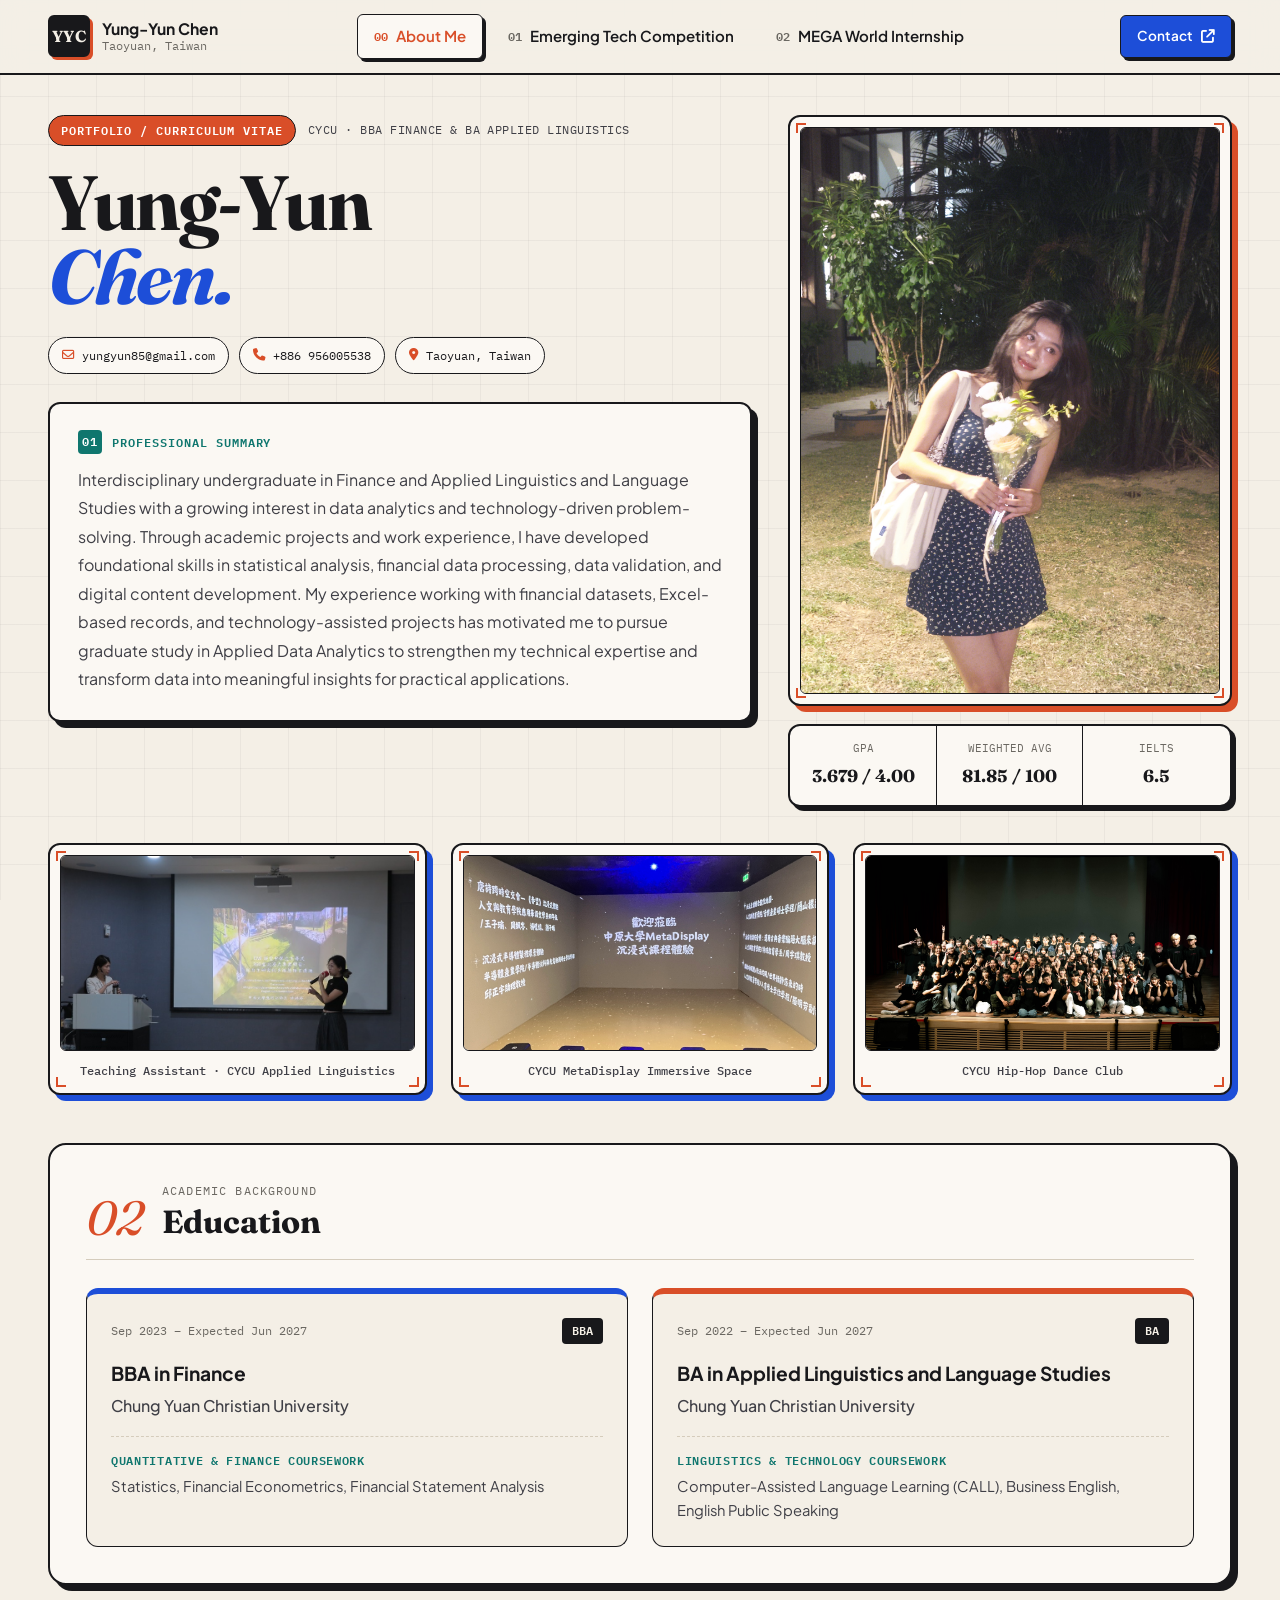
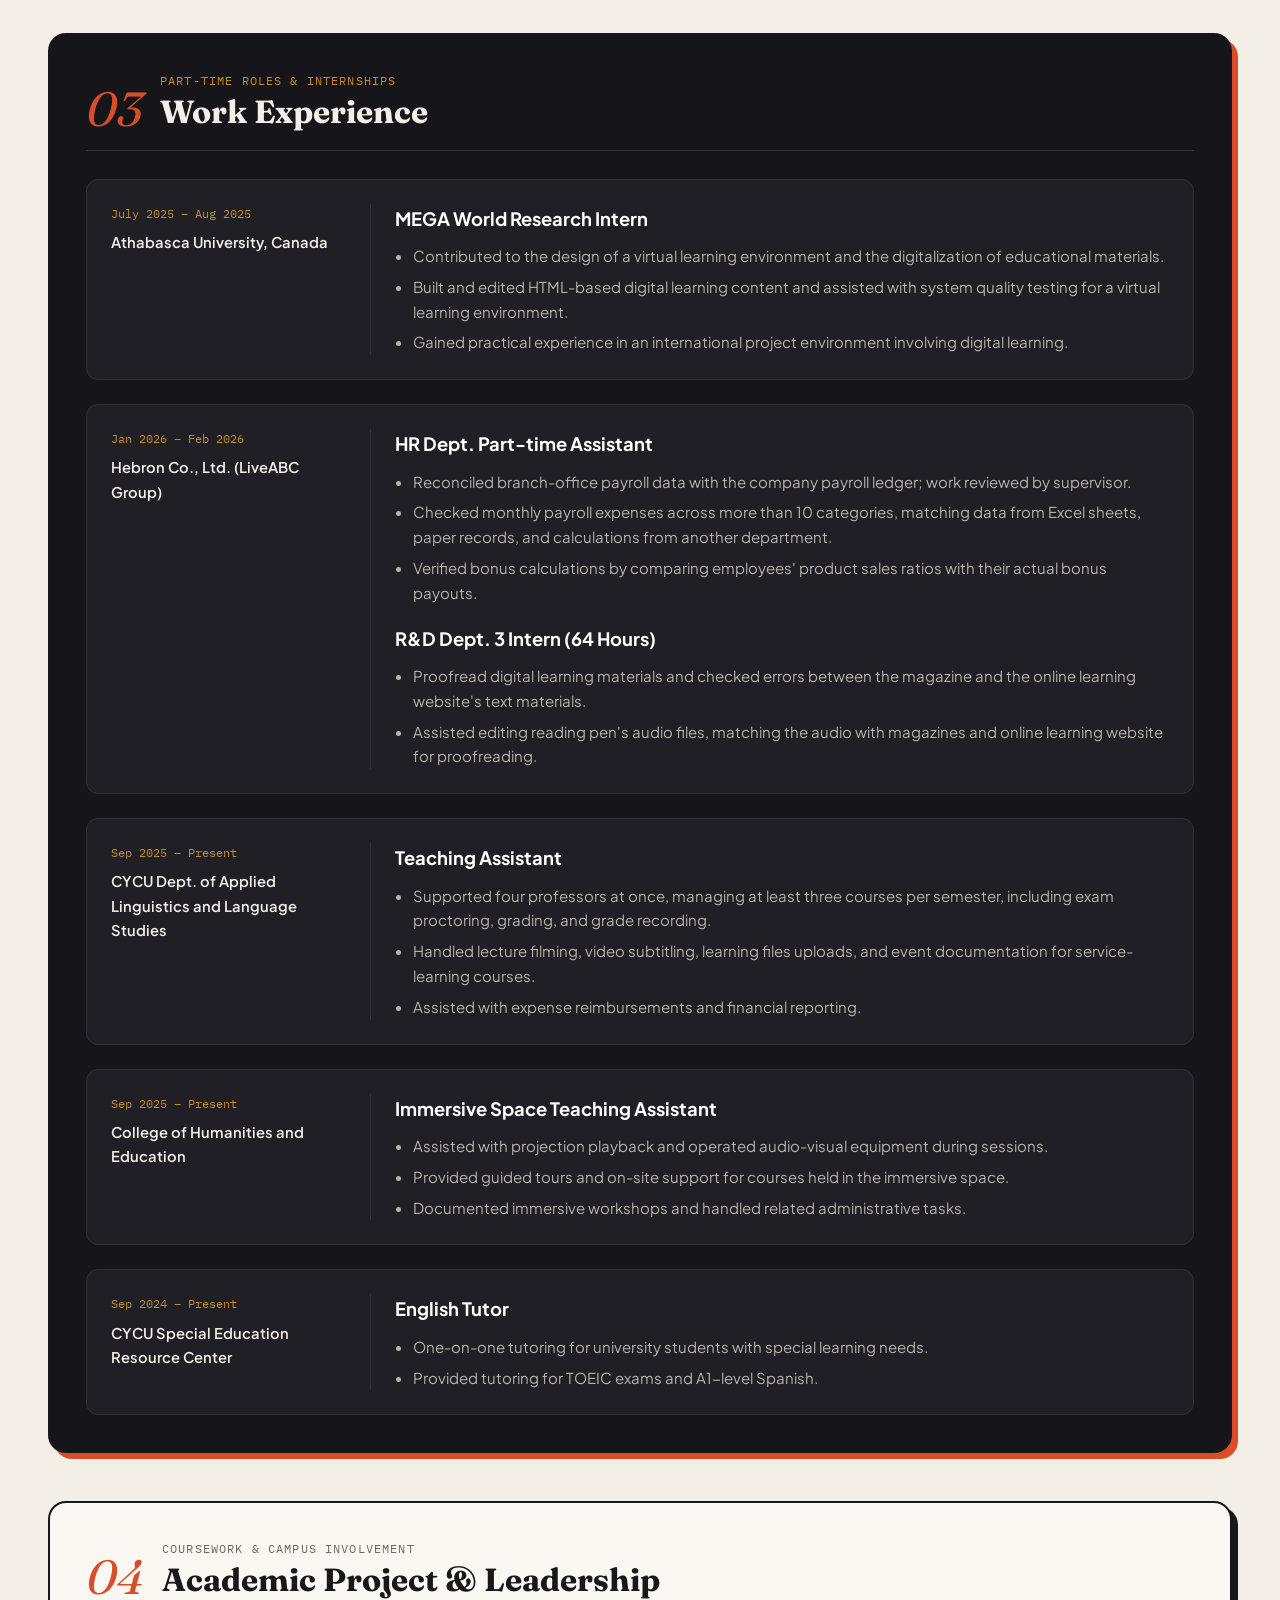
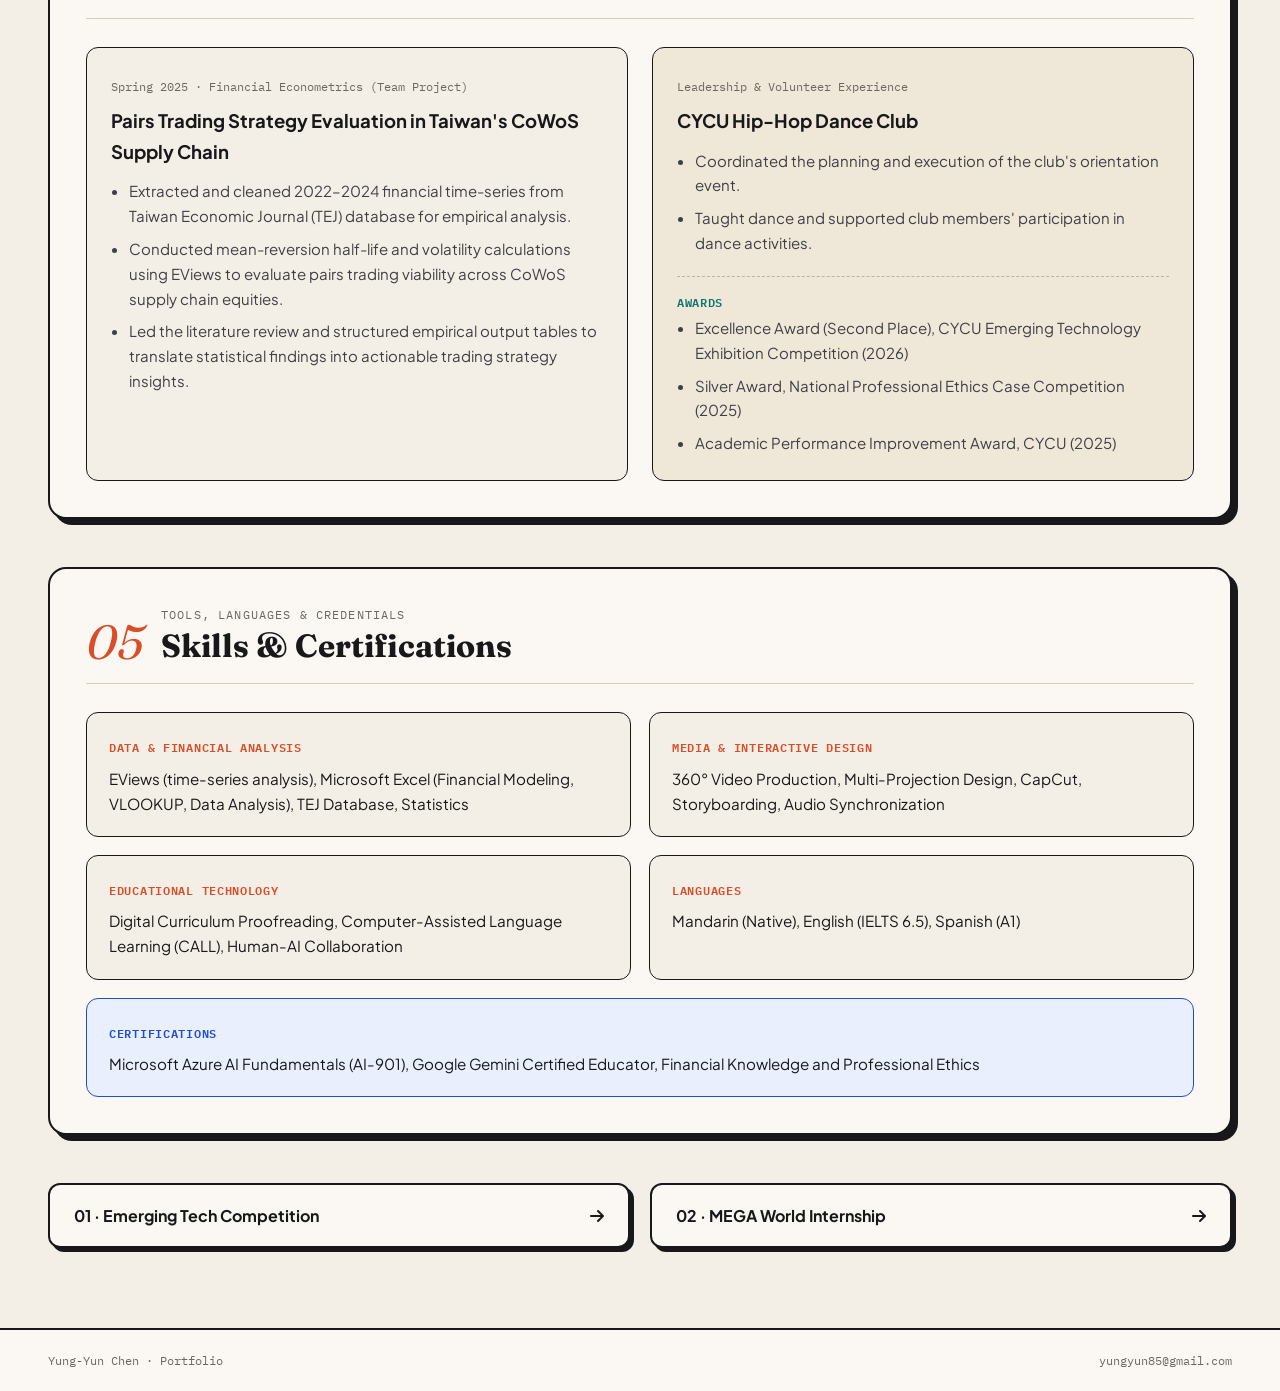
<file: index.html>
<!DOCTYPE html>
<html lang="en">
<head>
  <meta charset="UTF-8">
  <meta name="viewport" content="width=device-width, initial-scale=1.0">
  <title>Yung-Yun Chen — Portfolio</title>

  <!-- Editorial & Technical Typography -->
  <link rel="preconnect" href="https://fonts.googleapis.com">
  <link rel="preconnect" href="https://fonts.gstatic.com" crossorigin>
  <link href="https://fonts.googleapis.com/css2?family=Fraunces:ital,opsz,wght@0,9..144,400;0,9..144,600;0,9..144,700;1,9..144,400&family=IBM+Plex+Mono:wght@400;500;600&family=Plus+Jakarta+Sans:wght@400;500;600;700;800&display=swap" rel="stylesheet">
  <link rel="stylesheet" href="https://cdnjs.cloudflare.com/ajax/libs/font-awesome/6.5.1/css/all.min.css">

  <link rel="stylesheet" href="style.css">
</head>
<body>
  <!-- Subtle Architectural Grid Backdrop -->
  <div class="bg-grid" aria-hidden="true"></div>

  <!-- Top Navigation Header -->
  <header class="site-header">
    <div class="header-inner">
      <a href="#about" class="brand-mark" data-view-target="about">
        <span class="brand-monogram">YYC</span>
        <span class="brand-text">
          <strong>Yung-Yun Chen</strong>
          <small>Taoyuan, Taiwan</small>
        </span>
      </a>

      <nav class="top-nav" id="top-nav" aria-label="Primary Navigation">
        <a href="#about" class="nav-item active" data-view-target="about">
          <span class="nav-index">00</span>
          <span class="nav-label">About Me</span>
        </a>
        <a href="#project-emerging-tech" class="nav-item" data-view-target="project-emerging-tech">
          <span class="nav-index">01</span>
          <span class="nav-label">Emerging Tech Competition</span>
        </a>
        <a href="#project-mega-world" class="nav-item" data-view-target="project-mega-world">
          <span class="nav-index">02</span>
          <span class="nav-label">MEGA World Internship</span>
        </a>
      </nav>

      <div class="header-meta">
        <a href="mailto:yungyun85@gmail.com" class="header-cta">
          <span>Contact</span>
          <i class="fa-solid fa-arrow-up-right-from-square"></i>
        </a>
        <button class="mobile-nav-toggle" id="mobile-nav-toggle" aria-label="Toggle navigation" aria-expanded="false">
          <i class="fa-solid fa-bars"></i>
        </button>
      </div>
    </div>
  </header>

  <!-- Main Workspace -->
  <main class="main-shell">

    <!-- ===================================================================
         VIEW 00: ABOUT ME (Built strictly from CV)
         =================================================================== -->
    <section id="view-about" class="page-view active" aria-labelledby="about-heading">

      <!-- Editorial Hero Band -->
      <div class="hero-editorial">
        <div class="hero-left">
          <div class="eyebrow-row">
            <span class="eyebrow-pill">PORTFOLIO / CURRICULUM VITAE</span>
            <span class="eyebrow-mono">CYCU · BBA FINANCE &amp; BA APPLIED LINGUISTICS</span>
          </div>

          <h1 id="about-heading" class="display-title">
            Yung-Yun<br>
            <span class="title-italic">Chen.</span>
          </h1>

          <div class="contact-strip">
            <a href="mailto:yungyun85@gmail.com" class="contact-chip">
              <i class="fa-regular fa-envelope"></i>
              <span>yungyun85@gmail.com</span>
            </a>
            <span class="contact-chip">
              <i class="fa-solid fa-phone"></i>
              <span>+886 956005538</span>
            </span>
            <span class="contact-chip">
              <i class="fa-solid fa-location-dot"></i>
              <span>Taoyuan, Taiwan</span>
            </span>
          </div>

          <!-- Professional Summary (From CV) -->
          <div class="summary-card">
            <div class="card-kicker">
              <span class="kicker-num">01</span>
              <span>PROFESSIONAL SUMMARY</span>
            </div>
            <p class="summary-copy">
              Interdisciplinary undergraduate in Finance and Applied Linguistics and Language Studies with a growing interest in data analytics and technology-driven problem-solving. Through academic projects and work experience, I have developed foundational skills in statistical analysis, financial data processing, data validation, and digital content development. My experience working with financial datasets, Excel-based records, and technology-assisted projects has motivated me to pursue graduate study in Applied Data Analytics to strengthen my technical expertise and transform data into meaningful insights for practical applications.
            </p>
          </div>
        </div>

        <!-- Portrait Photo 01 -->
        <aside class="hero-right">
          <figure class="photo-frame photo-frame--portrait photo-frame--filled">
            <span class="corner tl"></span>
            <span class="corner tr"></span>
            <span class="corner bl"></span>
            <span class="corner br"></span>
            <img src="assets/about_portrait.jpg" alt="Yung-Yun Chen portrait" class="framed-photo framed-photo--portrait">
          </figure>

          <!-- Key Academic Metrics Bar from CV -->
          <div class="metrics-strip">
            <div class="metric-cell">
              <span class="metric-label">GPA</span>
              <strong class="metric-value">3.679 / 4.00</strong>
            </div>
            <div class="metric-cell">
              <span class="metric-label">WEIGHTED AVG</span>
              <strong class="metric-value">81.85 / 100</strong>
            </div>
            <div class="metric-cell">
              <span class="metric-label">IELTS</span>
              <strong class="metric-value">6.5</strong>
            </div>
          </div>
        </aside>
      </div>

      <!-- About Me Supporting Photos -->
      <div class="photo-gallery-strip photo-gallery-strip--three">
        <figure class="photo-frame photo-frame--gallery photo-frame--filled">
          <span class="corner tl"></span><span class="corner tr"></span>
          <span class="corner bl"></span><span class="corner br"></span>
          <img src="assets/about_ta.jpg" alt="Yung-Yun Chen as Teaching Assistant in CYCU EMI classroom" class="framed-photo framed-photo--ta">
          <figcaption class="photo-caption">Teaching Assistant · CYCU Applied Linguistics</figcaption>
        </figure>

        <figure class="photo-frame photo-frame--gallery photo-frame--filled">
          <span class="corner tl"></span><span class="corner tr"></span>
          <span class="corner bl"></span><span class="corner br"></span>
          <img src="assets/about_immersive.jpg" alt="CYCU MetaDisplay immersive projection space" class="framed-photo framed-photo--immersive">
          <figcaption class="photo-caption">CYCU MetaDisplay Immersive Space</figcaption>
        </figure>

        <figure class="photo-frame photo-frame--gallery photo-frame--filled">
          <span class="corner tl"></span><span class="corner tr"></span>
          <span class="corner bl"></span><span class="corner br"></span>
          <img src="assets/about_dance_stage.jpg" alt="CYCU Hip-Hop Dance Club stage group photo" class="framed-photo framed-photo--stage">
          <figcaption class="photo-caption">CYCU Hip-Hop Dance Club</figcaption>
        </figure>
      </div>

      <!-- Section: Education & Academic Coursework -->
      <div class="editorial-block">
        <div class="block-header">
          <span class="block-num">02</span>
          <div>
            <span class="block-eyebrow">ACADEMIC BACKGROUND</span>
            <h2 class="block-title">Education</h2>
          </div>
        </div>

        <div class="education-grid">
          <div class="edu-card edu-card--accent-blue">
            <div class="edu-top">
              <span class="mono-date">Sep 2023 – Expected Jun 2027</span>
              <span class="degree-badge">BBA</span>
            </div>
            <h3>BBA in Finance</h3>
            <p class="edu-school">Chung Yuan Christian University</p>
            <div class="coursework-box">
              <span class="coursework-label">Quantitative &amp; Finance Coursework</span>
              <p>Statistics, Financial Econometrics, Financial Statement Analysis</p>
            </div>
          </div>

          <div class="edu-card edu-card--accent-rust">
            <div class="edu-top">
              <span class="mono-date">Sep 2022 – Expected Jun 2027</span>
              <span class="degree-badge">BA</span>
            </div>
            <h3>BA in Applied Linguistics and Language Studies</h3>
            <p class="edu-school">Chung Yuan Christian University</p>
            <div class="coursework-box">
              <span class="coursework-label">Linguistics &amp; Technology Coursework</span>
              <p>Computer-Assisted Language Learning (CALL), Business English, English Public Speaking</p>
            </div>
          </div>
        </div>
      </div>

      <!-- Section: Work Experience (Part-Time) -->
      <div class="editorial-block editorial-block--dark">
        <div class="block-header">
          <span class="block-num">03</span>
          <div>
            <span class="block-eyebrow">PART-TIME ROLES &amp; INTERNSHIPS</span>
            <h2 class="block-title">Work Experience</h2>
          </div>
        </div>

        <div class="experience-list">
          <article class="exp-row">
            <div class="exp-meta">
              <span class="mono-date">July 2025 – Aug 2025</span>
              <span class="exp-org">Athabasca University, Canada</span>
            </div>
            <div class="exp-body">
              <h3>MEGA World Research Intern</h3>
              <ul>
                <li>Contributed to the design of a virtual learning environment and the digitalization of educational materials.</li>
                <li>Built and edited HTML-based digital learning content and assisted with system quality testing for a virtual learning environment.</li>
                <li>Gained practical experience in an international project environment involving digital learning.</li>
              </ul>
            </div>
          </article>

          <article class="exp-row">
            <div class="exp-meta">
              <span class="mono-date">Jan 2026 – Feb 2026</span>
              <span class="exp-org">Hebron Co., Ltd. (LiveABC Group)</span>
            </div>
            <div class="exp-body">
              <h3>HR Dept. Part-time Assistant</h3>
              <ul>
                <li>Reconciled branch-office payroll data with the company payroll ledger; work reviewed by supervisor.</li>
                <li>Checked monthly payroll expenses across more than 10 categories, matching data from Excel sheets, paper records, and calculations from another department.</li>
                <li>Verified bonus calculations by comparing employees' product sales ratios with their actual bonus payouts.</li>
              </ul>
              <h3 class="sub-role">R&amp;D Dept. 3 Intern (64 Hours)</h3>
              <ul>
                <li>Proofread digital learning materials and checked errors between the magazine and the online learning website's text materials.</li>
                <li>Assisted editing reading pen's audio files, matching the audio with magazines and online learning website for proofreading.</li>
              </ul>
            </div>
          </article>

          <article class="exp-row">
            <div class="exp-meta">
              <span class="mono-date">Sep 2025 – Present</span>
              <span class="exp-org">CYCU Dept. of Applied Linguistics and Language Studies</span>
            </div>
            <div class="exp-body">
              <h3>Teaching Assistant</h3>
              <ul>
                <li>Supported four professors at once, managing at least three courses per semester, including exam proctoring, grading, and grade recording.</li>
                <li>Handled lecture filming, video subtitling, learning files uploads, and event documentation for service-learning courses.</li>
                <li>Assisted with expense reimbursements and financial reporting.</li>
              </ul>
            </div>
          </article>

          <article class="exp-row">
            <div class="exp-meta">
              <span class="mono-date">Sep 2025 – Present</span>
              <span class="exp-org">College of Humanities and Education</span>
            </div>
            <div class="exp-body">
              <h3>Immersive Space Teaching Assistant</h3>
              <ul>
                <li>Assisted with projection playback and operated audio-visual equipment during sessions.</li>
                <li>Provided guided tours and on-site support for courses held in the immersive space.</li>
                <li>Documented immersive workshops and handled related administrative tasks.</li>
              </ul>
            </div>
          </article>

          <article class="exp-row">
            <div class="exp-meta">
              <span class="mono-date">Sep 2024 – Present</span>
              <span class="exp-org">CYCU Special Education Resource Center</span>
            </div>
            <div class="exp-body">
              <h3>English Tutor</h3>
              <ul>
                <li>One-on-one tutoring for university students with special learning needs.</li>
                <li>Provided tutoring for TOEIC exams and A1-level Spanish.</li>
              </ul>
            </div>
          </article>
        </div>
      </div>

      <!-- Section: Projects & Leadership from CV -->
      <div class="editorial-block">
        <div class="block-header">
          <span class="block-num">04</span>
          <div>
            <span class="block-eyebrow">COURSEWORK &amp; CAMPUS INVOLVEMENT</span>
            <h2 class="block-title">Academic Project &amp; Leadership</h2>
          </div>
        </div>

        <div class="two-col-grid">
          <article class="detail-card">
            <span class="mono-date">Spring 2025 · Financial Econometrics (Team Project)</span>
            <h3>Pairs Trading Strategy Evaluation in Taiwan's CoWoS Supply Chain</h3>
            <ul>
              <li>Extracted and cleaned 2022–2024 financial time-series from Taiwan Economic Journal (TEJ) database for empirical analysis.</li>
              <li>Conducted mean-reversion half-life and volatility calculations using EViews to evaluate pairs trading viability across CoWoS supply chain equities.</li>
              <li>Led the literature review and structured empirical output tables to translate statistical findings into actionable trading strategy insights.</li>
            </ul>
          </article>

          <article class="detail-card detail-card--tinted">
            <span class="mono-date">Leadership &amp; Volunteer Experience</span>
            <h3>CYCU Hip-Hop Dance Club</h3>
            <ul>
              <li>Coordinated the planning and execution of the club's orientation event.</li>
              <li>Taught dance and supported club members' participation in dance activities.</li>
            </ul>
            <div class="awards-inline">
              <span class="coursework-label">Awards</span>
              <ul>
                <li>Excellence Award (Second Place), CYCU Emerging Technology Exhibition Competition (2026)</li>
                <li>Silver Award, National Professional Ethics Case Competition (2025)</li>
                <li>Academic Performance Improvement Award, CYCU (2025)</li>
              </ul>
            </div>
          </article>
        </div>
      </div>

      <!-- Section: Skills & Certifications (From CV) -->
      <div class="editorial-block">
        <div class="block-header">
          <span class="block-num">05</span>
          <div>
            <span class="block-eyebrow">TOOLS, LANGUAGES &amp; CREDENTIALS</span>
            <h2 class="block-title">Skills &amp; Certifications</h2>
          </div>
        </div>

        <div class="skills-bento">
          <div class="skill-box">
            <span class="skill-cat">Data &amp; Financial Analysis</span>
            <p>EViews (time-series analysis), Microsoft Excel (Financial Modeling, VLOOKUP, Data Analysis), TEJ Database, Statistics</p>
          </div>
          <div class="skill-box">
            <span class="skill-cat">Media &amp; Interactive Design</span>
            <p>360° Video Production, Multi-Projection Design, CapCut, Storyboarding, Audio Synchronization</p>
          </div>
          <div class="skill-box">
            <span class="skill-cat">Educational Technology</span>
            <p>Digital Curriculum Proofreading, Computer-Assisted Language Learning (CALL), Human-AI Collaboration</p>
          </div>
          <div class="skill-box">
            <span class="skill-cat">Languages</span>
            <p>Mandarin (Native), English (IELTS 6.5), Spanish (A1)</p>
          </div>
          <div class="skill-box skill-box--wide">
            <span class="skill-cat">Certifications</span>
            <p>Microsoft Azure AI Fundamentals (AI-901), Google Gemini Certified Educator, Financial Knowledge and Professional Ethics</p>
          </div>
        </div>
      </div>

      <!-- Bottom Switch Prompt to Empty Project Frames -->
      <div class="next-projects-bar">
        <button type="button" class="switch-btn" data-view-target="project-emerging-tech">
          <span>01 · Emerging Tech Competition</span>
          <i class="fa-solid fa-arrow-right"></i>
        </button>
        <button type="button" class="switch-btn" data-view-target="project-mega-world">
          <span>02 · MEGA World Internship</span>
          <i class="fa-solid fa-arrow-right"></i>
        </button>
      </div>
    </section>

    <!-- ===================================================================
         VIEW 01: EMERGING TECH COMPETITION — A WORLD WAITING TO BE SAVED
         =================================================================== -->
    <section id="view-project-emerging-tech" class="page-view" aria-labelledby="proj1-heading">

      <!-- Project Header -->
      <div class="case-hero">
        <div class="case-hero-main">
          <div class="eyebrow-row">
            <span class="eyebrow-pill">PROJECT 01 · SPATIAL NARRATIVE</span>
            <span class="award-badge"><i class="fa-solid fa-award"></i> Excellence Award (2nd Place) · June 4, 2026</span>
          </div>
          <h1 id="proj1-heading" class="case-title">A World Waiting to Be Saved</h1>
          <p class="case-lead">
            A 1-to-3-minute three-wall surround projection work exploring sustainable environmental issues through spatial configuration, musical rhythm, and human-AI collaboration.
          </p>
          <div class="case-links">
            <a href="https://www.youtube.com/watch?v=gjRqGxeMExE" target="_blank" rel="noopener noreferrer" class="case-btn case-btn--primary">
              <i class="fa-brands fa-youtube"></i>
              <span>Watch Project Recording</span>
            </a>
            <a href="https://cyche.cycu.edu.tw/115%E5%B9%B4metadisplay%E7%AB%B6%E8%B3%BD%E4%BD%9C%E5%93%81/" target="_blank" rel="noopener noreferrer" class="case-btn case-btn--secondary">
              <i class="fa-solid fa-arrow-up-right-from-square"></i>
              <span>115 MetaDisplay Exhibition Archive</span>
            </a>
          </div>
        </div>

        <div class="case-meta-grid">
          <div class="case-meta-cell">
            <span class="metric-label">ROLE</span>
            <strong>Independent Creator</strong>
            <small>Concept, script, editing, projection layout, on-site playback</small>
          </div>
          <div class="case-meta-cell">
            <span class="metric-label">OUTPUT FORMAT</span>
            <strong>5670 × 1080 · 60 fps</strong>
            <small>3-wall synchronized surround projection (Left / Center / Right)</small>
          </div>
          <div class="case-meta-cell">
            <span class="metric-label">COMPETITION</span>
            <strong>CYCU Emerging Tech</strong>
            <small>2nd Place Excellence Award &amp; Oct 2026 Workshop Share</small>
          </div>
          <div class="case-meta-cell">
            <span class="metric-label">TOOLS USED</span>
            <strong>CapCut · Gemini Pro · Arena</strong>
            <small>Pexels, Pinterest, PremiumBeat, Artlist</small>
          </div>
        </div>
      </div>

      <!-- Hero Three-Wall Visual -->
      <div class="case-hero-media">
        <figure class="photo-frame photo-frame--filled photo-frame--strip">
          <span class="corner tl"></span><span class="corner tr"></span>
          <span class="corner bl"></span><span class="corner br"></span>
          <img src="assets/proj1_hud_restoration.png" alt="Three-wall HUD technological restoration layout" class="framed-photo framed-photo--contain">
          <figcaption class="photo-caption">Three-Wall Surround Composite (5670 × 1080) · Technological Restoration Segment</figcaption>
        </figure>
      </div>

      <!-- 01: Why & Problem -->
      <div class="editorial-block">
        <div class="block-header">
          <span class="block-num">01</span>
          <div>
            <span class="block-eyebrow">BACKGROUND &amp; PROBLEM DEFINITION</span>
            <h2 class="block-title">Why &amp; Problem</h2>
          </div>
        </div>

        <div class="two-col-grid">
          <article class="detail-card">
            <span class="mono-date">OBSERVATION &amp; PERSONAL TRIGGER</span>
            <h3>From Banff National Park to Multi-Wall Space</h3>
            <ul>
              <li>While working as a student assistant in CYCU's immersive venue, I saw how extending visuals across multiple walls creates spatial enclosure that a single flat screen cannot provide.</li>
              <li>During a trip to Lake Louise in Banff National Park, witnessing majestic mountain scenery followed later by wildfire sirens and news reports caused a sharp shift from awe to anxiety.</li>
              <li>That contrast led to the central theme: <em>"the nature in your memory may no longer exist."</em></li>
            </ul>
          </article>

          <article class="detail-card detail-card--tinted">
            <span class="mono-date">CORE PROBLEM</span>
            <h3>Psychological Distance &amp; Single-Screen Limits</h3>
            <ul>
              <li>Climate change and ecological destruction involve long timescales and cross-regional impacts, so viewers often perceive them as distant events rather than urgent daily realities.</li>
              <li>Text and data alone rarely trigger emotional connection; the project aimed to reduce psychological distance through spatial imagery and sound.</li>
              <li>Traditional single rectangular screens restrict viewing to one front-facing frame, limiting peripheral immersion.</li>
            </ul>
          </article>
        </div>
      </div>

      <!-- 02: Spatial & Narrative Design -->
      <div class="editorial-block">
        <div class="block-header">
          <span class="block-num">02</span>
          <div>
            <span class="block-eyebrow">SPATIAL CONFIGURATION &amp; TIMELINE</span>
            <h2 class="block-title">Spatial &amp; Narrative Design</h2>
          </div>
        </div>

        <div class="two-col-grid" style="margin-bottom: 24px;">
          <article class="detail-card">
            <span class="mono-date">MODE A · VISUAL ENCLOSURE</span>
            <h3>Three-Wall Panorama</h3>
            <p class="card-copy">
              Pristine natural landscapes extend continuously across the left, center, and right walls, wrapping viewers inside a unified visual environment.
            </p>
            <div class="inline-figure">
              <img src="assets/proj1_mode_panorama.png" alt="Three-wall unified panorama mode" class="framed-photo framed-photo--contain">
            </div>
          </article>
          <article class="detail-card">
            <span class="mono-date">MODE B · SPATIAL GAZE GUIDANCE</span>
            <h3>Asymmetric Contrast</h3>
            <p class="card-copy">
              Differentiated clips play simultaneously across the three walls—contrasting pre-disaster nature and post-disaster ruins—to prompt viewers to scan across the space.
            </p>
            <div class="inline-figure">
              <img src="assets/proj1_mode_contrast.png" alt="Three-wall asymmetric contrast mode" class="framed-photo framed-photo--contain">
            </div>
          </article>
        </div>

        <!-- 6-Shot Table from Table 4-1 -->
        <div class="shot-table-wrap">
          <div class="shot-table-head">
            <span>SHOT</span>
            <span>AUDIO PACE</span>
            <span>THREE-WALL VISUAL ARRANGEMENT</span>
          </div>
          <div class="shot-row">
            <span class="shot-num">01</span>
            <span class="shot-audio">Build-up · Rising Tension</span>
            <p>Unified three-wall panorama with slow transitions synced to the music to establish calm natural atmosphere.</p>
          </div>
          <div class="shot-row">
            <span class="shot-num">02</span>
            <span class="shot-audio">Climax · Peak Energy</span>
            <p>Asymmetric stepped multi-grid switching on the beat (Center: 12 slices, Left: 8 slices, Right: 4 slices) to raise visual density.</p>
          </div>
          <div class="shot-row">
            <span class="shot-num">03</span>
            <span class="shot-audio">Release · Driving Rhythm</span>
            <p>All three walls play identical visuals synchronously, merging back into a single unified panorama.</p>
          </div>
          <div class="shot-row">
            <span class="shot-num">04</span>
            <span class="shot-audio">Acceleration · High Urgency</span>
            <p>Fast cuts on heavy beats: Left wall shows intact forests, oceans, and cities; Center shows a rotating Earth timeline; Right wall shows dead trees, desert sand, and ruins.</p>
          </div>
          <div class="shot-row">
            <span class="shot-num">05</span>
            <span class="shot-audio">Transition · Deceleration</span>
            <p>Visuals slow down, overexpose, or fade to black as volume drops, shifting intensity into quiet mourning.</p>
          </div>
          <div class="shot-row">
            <span class="shot-num">06</span>
            <span class="shot-audio">Resolution · Lingering Resonance</span>
            <p>On-screen text fades in and out sentence by sentence across black space and acoustic silence, leaving room for reflection.</p>
          </div>
        </div>

        <!-- Shot 4 Visual + Audio-Visual Timeline Diagram -->
        <div class="timeline-figures-stack">
          <figure class="photo-frame photo-frame--filled photo-frame--strip">
            <span class="corner tl"></span><span class="corner tr"></span>
            <span class="corner bl"></span><span class="corner br"></span>
            <img src="assets/proj1_hero_earth.png" alt="Shot 04 before, rotating Earth, and after three-wall layout" class="framed-photo framed-photo--contain">
            <figcaption class="photo-caption">Shot 04 Layout · Pre-Disaster (Left) / Rotating Earth Timeline (Center) / Post-Disaster (Right)</figcaption>
          </figure>

          <figure class="photo-frame photo-frame--filled photo-frame--diagram">
            <span class="corner tl"></span><span class="corner tr"></span>
            <span class="corner bl"></span><span class="corner br"></span>
            <img src="assets/proj1_timeline.png" alt="Musical beats and narrative timeline diagram" class="framed-photo framed-photo--contain">
            <figcaption class="photo-caption">Musical Beats &amp; Narrative Timeline Sync Diagram</figcaption>
          </figure>
        </div>
      </div>

      <!-- 03: Production & Technical Execution (Dark Editorial Block) -->
      <div class="editorial-block editorial-block--dark">
        <div class="block-header">
          <span class="block-num">03</span>
          <div>
            <span class="block-eyebrow">TECHNICAL CHALLENGES &amp; HUMAN-AI WORKFLOW</span>
            <h2 class="block-title">Production &amp; Execution</h2>
          </div>
        </div>

        <div class="experience-list" style="margin-bottom: 28px;">
          <article class="exp-row">
            <div class="exp-meta">
              <span class="mono-date">MULTI-SCREEN EDITING</span>
              <span class="exp-org">CapCut + Split Script + Arena</span>
            </div>
            <div class="exp-body">
              <h3>Solving Ultra-Wide Distortion Across Three Walls</h3>
              <ul>
                <li><strong>Challenge:</strong> Stretching a single video asset across three projection walls caused severe pixelation and distortion.</li>
                <li><strong>Solution:</strong> Multiplied single-wall resolution (1890 × 1080) by three to build an ultra-wide <strong>5670 × 1080, 60 fps</strong> timeline in CapCut.</li>
                <li>Stitched multiple assets side-by-side with edge feathering and color adjustment, processed the export through a lab assistant's splitting script, and synchronized playback via Arena software.</li>
              </ul>
            </div>
          </article>

          <article class="exp-row">
            <div class="exp-meta">
              <span class="mono-date">AI COLLABORATION</span>
              <span class="exp-org">Human-in-the-Loop</span>
            </div>
            <div class="exp-body">
              <h3>Maintaining Continuity in AI-Generated Restoration Clips</h3>
              <ul>
                <li><strong>Challenge:</strong> AI-generated clips can break spatial continuity or diverge from the narrative pace if generated without strict constraints.</li>
                <li><strong>Solution:</strong> Used Gemini Pro for prompt iteration and generated three specific restoration segments—water purification, vegetation regrowth on scorched earth, and urban smog dissipation.</li>
                <li>Tuned prompts with constraints such as <em>"keep composition static, only transition water from murky to clear,"</em> while handling all story structure, asset selection, editing, and audio mixing independently.</li>
              </ul>
            </div>
          </article>
        </div>

        <!-- AI Restoration Before -> After Pairs (Figure 4-5) -->
        <div class="wf-three-col" style="margin-bottom: 24px;">
          <div class="ai-pair-card">
            <span class="ai-pair-title">01 · Water Purification</span>
            <div class="ai-pair-stack">
              <div class="ai-step">
                <span class="ai-step-tag">BEFORE</span>
                <img src="assets/proj1_ai_water_before.png" alt="Polluted water frame before restoration" class="framed-photo">
              </div>
              <div class="ai-step">
                <span class="ai-step-tag ai-step-tag--after">AFTER</span>
                <img src="assets/proj1_ai_water_after.png" alt="Clear purified water frame after Gemini Pro generation" class="framed-photo">
              </div>
            </div>
          </div>

          <div class="ai-pair-card">
            <span class="ai-pair-title">02 · Vegetation Regrowth</span>
            <div class="ai-pair-stack">
              <div class="ai-step">
                <span class="ai-step-tag">BEFORE</span>
                <img src="assets/proj1_ai_forest_before.png" alt="Scorched earth before regrowth" class="framed-photo">
              </div>
              <div class="ai-step">
                <span class="ai-step-tag ai-step-tag--after">AFTER</span>
                <img src="assets/proj1_ai_forest_after.png" alt="Vegetation regrowth on scorched earth" class="framed-photo">
              </div>
            </div>
          </div>

          <div class="ai-pair-card">
            <span class="ai-pair-title">03 · Urban Smog Dissipation</span>
            <div class="ai-pair-stack">
              <div class="ai-step">
                <span class="ai-step-tag">BEFORE</span>
                <img src="assets/proj1_ai_city_before.png" alt="Urban smog before dissipation" class="framed-photo">
              </div>
              <div class="ai-step">
                <span class="ai-step-tag ai-step-tag--after">AFTER</span>
                <img src="assets/proj1_ai_city_after.png" alt="Clear sky over city after smog dissipation" class="framed-photo">
              </div>
            </div>
          </div>
        </div>

        <!-- Multi-Screen Spec & CapCut Settings (Figure 4-7) -->
        <div class="wf-two-col">
          <figure class="photo-frame photo-frame--filled photo-frame--diagram">
            <span class="corner tl"></span><span class="corner tr"></span>
            <span class="corner bl"></span><span class="corner br"></span>
            <img src="assets/proj1_multiscreen_spec.png" alt="Three-screen 1890x1080 stitched into 5670x1080 layout" class="framed-photo framed-photo--contain">
            <figcaption class="photo-caption">Multi-Screen Stitching Diagram (1890 × 3 = 5670 × 1080)</figcaption>
          </figure>

          <figure class="photo-frame photo-frame--filled photo-frame--diagram">
            <span class="corner tl"></span><span class="corner tr"></span>
            <span class="corner bl"></span><span class="corner br"></span>
            <img src="assets/proj1_capcut_settings.png" alt="CapCut 5670x1080 60fps timeline settings" class="framed-photo framed-photo--contain">
            <figcaption class="photo-caption">CapCut Timeline Settings (5670 × 1080 · 60.00 fps)</figcaption>
          </figure>
        </div>
      </div>

      <!-- 04: Outcomes & Documentation -->
      <div class="editorial-block">
        <div class="block-header">
          <span class="block-num">04</span>
          <div>
            <span class="block-eyebrow">RESULTS &amp; PUBLIC PRESENTATION</span>
            <h2 class="block-title">Outcomes</h2>
          </div>
        </div>

        <div class="outcomes-grid" style="margin-bottom: 24px;">
          <div class="outcome-card">
            <span class="mono-date">JUNE 4, 2026</span>
            <strong>2nd Place · Excellence Award</strong>
            <p>Awarded Second Place at the CYCU Emerging Technology Exhibition Competition.</p>
          </div>
          <div class="outcome-card">
            <span class="mono-date">DELIVERABLE</span>
            <strong>5670 × 1080 3-Wall Output</strong>
            <p>Independently completed concept, script, AI integration, sound mixing, and live multi-wall playback.</p>
          </div>
          <div class="outcome-card">
            <span class="mono-date">OCTOBER 20, 2026</span>
            <strong>Workshop Presentation</strong>
            <p>Shared design insights at <em>Display &amp; Projection Tech Workshop: One Frame, One Reflection</em>.</p>
          </div>
        </div>

        <figure class="photo-frame photo-frame--filled photo-frame--live">
          <span class="corner tl"></span><span class="corner tr"></span>
          <span class="corner bl"></span><span class="corner br"></span>
          <img src="assets/proj1_exhibition_live.png" alt="Live three-wall projection playback in CYCU immersive space" class="framed-photo">
          <figcaption class="photo-caption">Live Three-Wall Projection Playback · CYCU Immersive Space</figcaption>
        </figure>
      </div>

      <!-- 05: Limitations & Next Steps -->
      <div class="editorial-block">
        <div class="block-header">
          <span class="block-num">05</span>
          <div>
            <span class="block-eyebrow">DESIGN REFLECTION</span>
            <h2 class="block-title">Limitations &amp; Next Steps</h2>
          </div>
        </div>

        <div class="skills-bento">
          <div class="skill-box">
            <span class="skill-cat">01 · IMMERSION VS. INTERACTIVITY</span>
            <p>Without gesture sensing or real-time viewer input, this piece functions as a pre-sequenced spatial narrative rather than an interactive system.</p>
          </div>
          <div class="skill-box">
            <span class="skill-cat">02 · SCOPE &amp; PACING CONSTRAINTS</span>
            <p>Production time limits prevented finishing the planned floor projection, and the mid-video shift from crisis to technological recovery was relatively abrupt.</p>
          </div>
          <div class="skill-box">
            <span class="skill-cat">03 · LACK OF AUDIENCE DATA</span>
            <p>Because I am no longer working as a student assistant at the venue, I could not re-exhibit the work or run questionnaires and interviews to test psychological distance.</p>
          </div>
          <div class="skill-box">
            <span class="skill-cat">04 · FUTURE RESEARCH DIRECTION</span>
            <p>Future iterations will introduce behavior-responsive sensing, smoother narrative transitions, and structured studies on viewer attention allocation across multiple walls.</p>
          </div>
        </div>
      </div>

      <div class="next-projects-bar">
        <button type="button" class="switch-btn" data-view-target="about">
          <span><i class="fa-solid fa-arrow-left" style="margin-right:8px;"></i>00 · Back to About Me</span>
          <span>CV</span>
        </button>
        <button type="button" class="switch-btn" data-view-target="project-mega-world">
          <span>02 · MEGA World Internship</span>
          <i class="fa-solid fa-arrow-right"></i>
        </button>
      </div>
    </section>

    <!-- ===================================================================
         VIEW 02: PROJECT FRAME ONLY (NO PROJECT TEXT, NO REAL IMAGES)
         =================================================================== -->
    <section id="view-project-mega-world" class="page-view" aria-label="Project 02 Structural Frame">
      <div class="wireframe-canvas">
        <div class="wf-header-frame">
          <div class="wf-slot-stack">
            <div class="wf-pill-slot"></div>
            <div class="wf-title-slot"></div>
            <div class="wf-line-slot wf-line-slot--lg"></div>
            <div class="wf-line-slot wf-line-slot--md"></div>
          </div>
          <div class="wf-meta-grid">
            <div class="wf-meta-box"></div>
            <div class="wf-meta-box"></div>
            <div class="wf-meta-box"></div>
          </div>
        </div>

        <div class="wf-split-media">
          <div class="photo-frame photo-frame--square">
            <span class="corner tl"></span><span class="corner tr"></span>
            <span class="corner bl"></span><span class="corner br"></span>
            <div class="photo-frame-inner">
              <div class="frame-icon"><i class="fa-regular fa-image"></i></div>
            </div>
          </div>
          <div class="wf-panel wf-panel--tall">
            <div class="wf-line-slot wf-line-slot--sm"></div>
            <div class="wf-line-slot wf-line-slot--lg"></div>
            <div class="wf-line-slot wf-line-slot--lg"></div>
            <div class="wf-line-slot wf-line-slot--lg"></div>
            <div class="wf-line-slot wf-line-slot--md"></div>
          </div>
        </div>

        <div class="wf-two-col">
          <div class="photo-frame photo-frame--landscape">
            <span class="corner tl"></span><span class="corner tr"></span>
            <span class="corner bl"></span><span class="corner br"></span>
            <div class="photo-frame-inner">
              <div class="frame-icon"><i class="fa-regular fa-image"></i></div>
            </div>
          </div>
          <div class="photo-frame photo-frame--landscape">
            <span class="corner tl"></span><span class="corner tr"></span>
            <span class="corner bl"></span><span class="corner br"></span>
            <div class="photo-frame-inner">
              <div class="frame-icon"><i class="fa-regular fa-image"></i></div>
            </div>
          </div>
        </div>
      </div>
    </section>

  </main>

  <footer class="site-footer">
    <div class="footer-inner">
      <span>Yung-Yun Chen · Portfolio</span>
      <span>yungyun85@gmail.com</span>
    </div>
  </footer>

  <script src="script.js"></script>
</body>
</html>
</file>
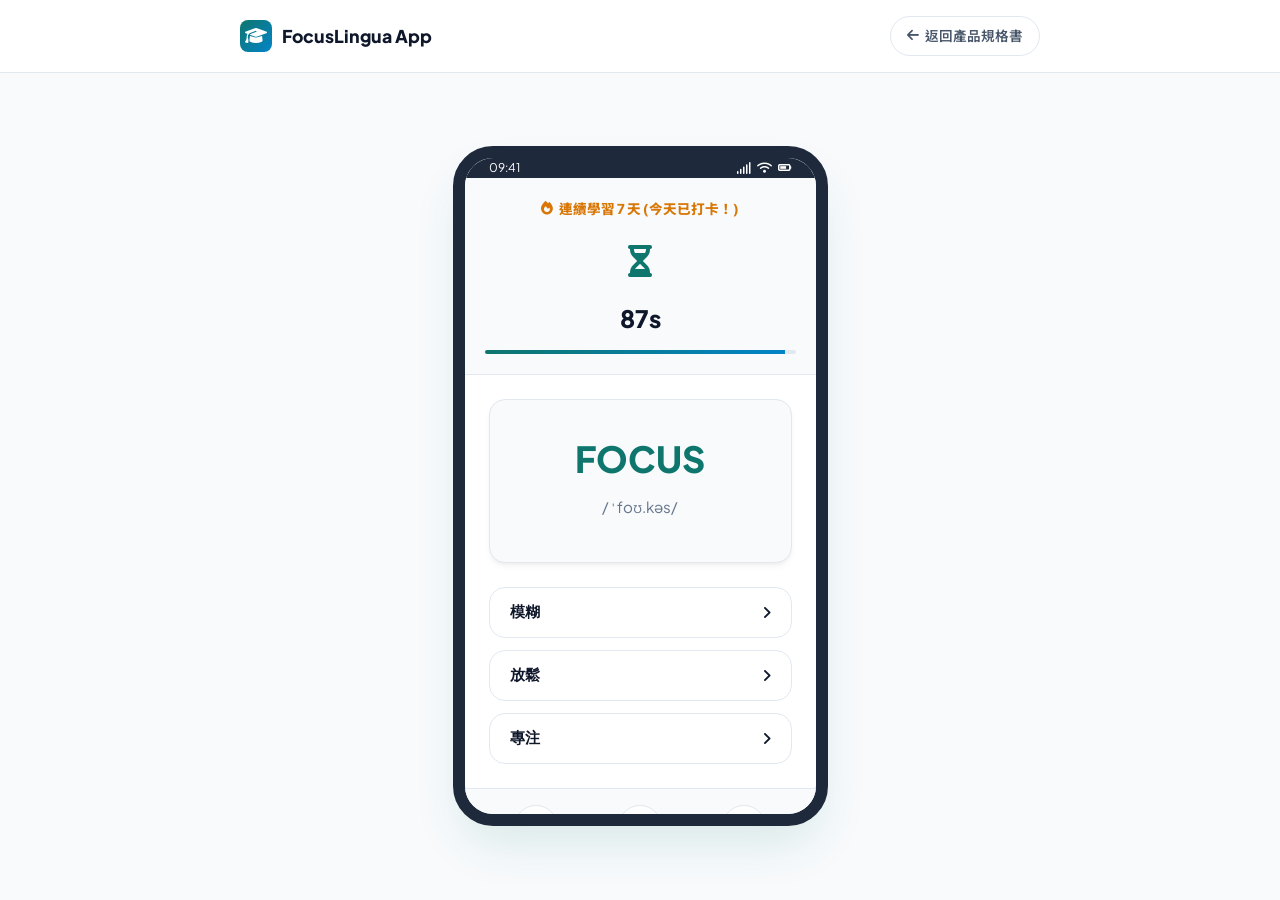
<file: app_model.html>
<!DOCTYPE html>
<html lang="zh-TW">
<head>
  <meta charset="UTF-8">
  <meta name="viewport" content="width=device-width, initial-scale=1.0">
  <title>FocusLingua | 專利交互概念產品模型 (App Test Model)</title>
  
  <!-- Fonts & Icons -->
  <link rel="preconnect" href="https://fonts.googleapis.com">
  <link rel="preconnect" href="https://fonts.gstatic.com" crossorigin>
  <link href="https://fonts.googleapis.com/css2?family=Plus+Jakarta+Sans:wght@400;500;600;700;800&family=Noto+Sans+TC:wght@400;500;700;900&display=swap" rel="stylesheet">
  <link rel="stylesheet" href="https://cdnjs.cloudflare.com/ajax/libs/font-awesome/6.4.0/css/all.min.css">
  
  <style>
    :root {
      --bg-primary: #f8fafc;
      --bg-secondary: #ffffff;
      --text-main: #0f172a;
      --text-muted: #475569;
      --text-sub: #64748b;
      --border-color: #e2e8f0;
      
      --accent-primary: #0f766e;   /* Teal */
      --accent-secondary: #0d9488; /* Mint */
      --accent-sky: #0284c7;       /* Sky Blue */
      --accent-bg: rgba(15, 118, 110, 0.05);
      
      --radius-md: 16px;
      --radius-sm: 8px;
      --radius-full: 9999px;
      --shadow-flat: 0 4px 6px -1px rgba(0, 0, 0, 0.05), 0 2px 4px -2px rgba(0, 0, 0, 0.05);
      --shadow-glow: 0 10px 30px rgba(15, 118, 110, 0.06);
      
      --transition-normal: 0.3s cubic-bezier(0.4, 0, 0.2, 1);
      --font-family: 'Plus Jakarta Sans', 'Noto Sans TC', sans-serif;
    }

    * {
      box-sizing: border-box;
      margin: 0;
      padding: 0;
    }

    body {
      background-color: var(--bg-primary);
      color: var(--text-main);
      font-family: var(--font-family);
      line-height: 1.6;
      display: flex;
      flex-direction: column;
      min-height: 100vh;
    }

    /* Header */
    .header {
      background-color: var(--bg-secondary);
      border-bottom: 1px solid var(--border-color);
      padding: 16px 24px;
    }

    .header-container {
      max-width: 800px;
      margin: 0 auto;
      display: flex;
      justify-content: space-between;
      align-items: center;
    }

    .brand {
      display: flex;
      align-items: center;
      gap: 10px;
      text-decoration: none;
      color: var(--text-main);
    }

    .brand-logo {
      width: 32px;
      height: 32px;
      background: linear-gradient(135deg, var(--accent-primary) 0%, var(--accent-sky) 100%);
      border-radius: var(--radius-sm);
      display: flex;
      align-items: center;
      justify-content: center;
      color: #ffffff;
      font-size: 1.1rem;
    }

    .brand-title {
      font-size: 1.1rem;
      font-weight: 800;
    }

    .btn-back {
      background-color: transparent;
      border: 1px solid var(--border-color);
      color: var(--text-muted);
      padding: 8px 16px;
      border-radius: var(--radius-full);
      font-size: 0.85rem;
      font-weight: 600;
      text-decoration: none;
      display: inline-flex;
      align-items: center;
      gap: 6px;
      transition: var(--transition-normal);
    }

    .btn-back:hover {
      border-color: var(--accent-primary);
      color: var(--accent-primary);
      background-color: var(--accent-bg);
    }

    /* Main Container (App Simulator Frame) */
    .simulator-container {
      flex-grow: 1;
      display: flex;
      align-items: center;
      justify-content: center;
      padding: 40px 24px;
    }

    .app-frame {
      background-color: var(--bg-secondary);
      border: 1px solid var(--border-color);
      width: 100%;
      max-width: 375px;
      height: 680px;
      border-radius: 40px;
      box-shadow: 0 25px 50px -12px rgba(15, 118, 110, 0.15);
      position: relative;
      overflow: hidden;
      display: flex;
      flex-direction: column;
      border: 12px solid #1e293b; /* Phone border look */
    }

    /* Status Bar Mock */
    .status-bar {
      height: 24px;
      background-color: #1e293b;
      color: #ffffff;
      font-size: 0.75rem;
      display: flex;
      justify-content: space-between;
      align-items: center;
      padding: 0 24px;
    }

    /* Timer / Hourglass Section */
    .timer-section {
      padding: 20px;
      text-align: center;
      background-color: var(--bg-primary);
      border-bottom: 1px solid var(--border-color);
      display: flex;
      flex-direction: column;
      align-items: center;
    }

    .hourglass-container {
      width: 60px;
      height: 60px;
      margin-bottom: 8px;
      position: relative;
      display: flex;
      align-items: center;
      justify-content: center;
      font-size: 2rem;
      color: var(--accent-primary);
    }

    .hourglass-spinning {
      animation: spin 2s linear infinite;
      display: inline-block;
    }

    @keyframes spin {
      0% { transform: rotate(0deg); }
      100% { transform: rotate(360deg); }
    }

    .timer-text {
      font-size: 1.5rem;
      font-weight: 800;
      color: var(--text-main);
    }

    .timer-progress-bg {
      width: 100%;
      height: 4px;
      background-color: var(--border-color);
      border-radius: var(--radius-full);
      margin-top: 12px;
      overflow: hidden;
    }

    .timer-progress-fill {
      height: 100%;
      width: 100%;
      background: linear-gradient(90deg, var(--accent-primary) 0%, var(--accent-sky) 100%);
      transition: width 1s linear;
    }

    /* Content Area */
    .content-area {
      flex-grow: 1;
      padding: 24px;
      display: flex;
      flex-direction: column;
      justify-content: center;
      align-items: center;
      position: relative;
    }

    /* Dyslexic Font Simulator style */
    .dyslexic-mode {
      font-family: 'Plus Jakarta Sans', sans-serif !important;
      font-weight: 800 !important;
      letter-spacing: 0.12em !important;
      word-spacing: 0.22em !important;
      text-shadow: 0 2px 2px rgba(15, 118, 110, 0.15) !important;
    }

    .word-card {
      background-color: var(--bg-primary);
      border: 1px solid var(--border-color);
      border-radius: var(--radius-md);
      width: 100%;
      padding: 30px 20px;
      text-align: center;
      margin-bottom: 24px;
      box-shadow: var(--shadow-flat);
      transition: var(--transition-normal);
    }

    .word-card-eng {
      font-size: 2.25rem;
      font-weight: 800;
      color: var(--accent-primary);
      margin-bottom: 8px;
    }

    .word-card-ipa {
      font-size: 0.95rem;
      color: var(--text-sub);
      margin-bottom: 12px;
    }

    /* Interactive Options */
    .options-container {
      width: 100%;
      display: flex;
      flex-direction: column;
      gap: 12px;
    }

    .option-btn {
      width: 100%;
      background-color: var(--bg-secondary);
      border: 1px solid var(--border-color);
      padding: 14px 20px;
      border-radius: var(--radius-md);
      font-size: 0.95rem;
      font-weight: 700;
      color: var(--text-main);
      cursor: pointer;
      text-align: left;
      display: flex;
      justify-content: space-between;
      align-items: center;
      transition: var(--transition-normal);
      position: relative;
      overflow: hidden;
    }

    .option-btn:hover {
      border-color: var(--accent-primary);
      background-color: var(--accent-bg);
    }

    .option-btn.correct {
      border-color: #10b981;
      background-color: #ecfdf5;
      color: #065f46;
    }

    .option-btn.incorrect {
      border-color: #ef4444;
      background-color: #fef2f2;
      color: #991b1b;
    }

    /* Sensory Settings Controls */
    .settings-bar {
      background-color: var(--bg-primary);
      border-top: 1px solid var(--border-color);
      padding: 16px 20px;
      display: flex;
      justify-content: space-around;
      align-items: center;
    }

    .control-btn {
      background-color: var(--bg-secondary);
      border: 1px solid var(--border-color);
      color: var(--text-muted);
      width: 44px;
      height: 44px;
      border-radius: 50%;
      display: flex;
      align-items: center;
      justify-content: center;
      font-size: 1.1rem;
      cursor: pointer;
      position: relative;
      transition: var(--transition-normal);
    }

    .control-btn:hover,
    .control-btn.active {
      border-color: var(--accent-primary);
      color: var(--accent-primary);
      background-color: var(--accent-bg);
      box-shadow: 0 4px 10px rgba(15, 118, 110, 0.15);
    }

    .control-btn.active::after {
      content: '';
      position: absolute;
      bottom: -3px;
      width: 6px;
      height: 6px;
      background-color: var(--accent-primary);
      border-radius: 50%;
    }

    /* Haptic Feedback Wave Effect Overlay */
    .haptic-overlay {
      position: absolute;
      top: 0;
      left: 0;
      width: 100%;
      height: 100%;
      pointer-events: none;
      z-index: 10;
      opacity: 0;
      transition: opacity 0.15s ease-out;
      border: 0px solid var(--accent-secondary);
    }

    .haptic-overlay.active {
      animation: rippleEffect 0.3s ease-out;
    }

    @keyframes rippleEffect {
      0% { border: 0px solid rgba(13, 148, 136, 0.6); opacity: 1; }
      50% { border: 20px solid rgba(13, 148, 136, 0.3); opacity: 0.8; }
      100% { border: 40px solid rgba(13, 148, 136, 0); opacity: 0; }
    }

    /* Particle Fireworks Canvas */
    #fireworks-canvas {
      position: absolute;
      top: 0;
      left: 0;
      width: 100%;
      height: 100%;
      pointer-events: none;
      z-index: 5;
    }

    /* Modal Victory Popup */
    .success-modal {
      position: absolute;
      top: 0;
      left: 0;
      width: 100%;
      height: 100%;
      background-color: rgba(15, 23, 42, 0.7);
      backdrop-filter: blur(4px);
      z-index: 50;
      display: flex;
      align-items: center;
      justify-content: center;
      opacity: 0;
      visibility: hidden;
      transition: var(--transition-normal);
    }

    .success-modal.active {
      opacity: 1;
      visibility: visible;
    }

    .success-card {
      background-color: var(--bg-secondary);
      border-radius: 24px;
      width: 85%;
      padding: 24px;
      text-align: center;
      transform: scale(0.9);
      transition: var(--transition-normal);
    }

    .success-modal.active .success-card {
      transform: scale(1);
    }

    .success-icon {
      font-size: 3rem;
      color: #10b981;
      margin-bottom: 12px;
      animation: bounce 1s ease infinite;
    }

    @keyframes bounce {
      0%, 100% { transform: translateY(0); }
      50% { transform: translateY(-8px); }
    }

    .btn-next {
      background: linear-gradient(135deg, var(--accent-primary) 0%, var(--accent-sky) 100%);
      color: #ffffff;
      border: none;
      padding: 12px 24px;
      border-radius: var(--radius-full);
      font-weight: 700;
      font-size: 0.95rem;
      width: 100%;
      cursor: pointer;
      margin-top: 20px;
    }
  </style>
</head>
<body>

  <!-- Header -->
  <header class="header">
    <div class="header-container">
      <a href="#" class="brand">
        <div class="brand-logo"><i class="fa-solid fa-graduation-cap"></i></div>
        <h1 class="brand-title">FocusLingua App</h1>
      </a>
      <a href="prd_dashboard.html" class="btn-back">
        <i class="fa-solid fa-arrow-left"></i> 返回產品規格書
      </a>
    </div>
  </header>

  <!-- Simulator Container -->
  <main class="simulator-container">
    <div class="app-frame" id="app-frame">
      <!-- Status Bar -->
      <div class="status-bar">
        <span>09:41</span>
        <span>
          <i class="fa-solid fa-signal" style="margin-right: 4px;"></i>
          <i class="fa-solid fa-wifi" style="margin-right: 4px;"></i>
          <i class="fa-solid fa-battery-three-quarters"></i>
        </span>
      </div>

      <!-- Haptic Wave Overlay -->
      <div class="haptic-overlay" id="haptic-wave"></div>

      <!-- Fireworks Canvas -->
      <canvas id="fireworks-canvas"></canvas>

      <!-- Timer Section -->
      <div class="timer-section">
        <!-- Streak display (v2.0) -->
        <div style="font-size: 0.85rem; font-weight: 800; color: #d97706; margin-bottom: 12px; display: flex; align-items: center; gap: 6px;">
          <i class="fa-solid fa-fire"></i> 連續學習 7 天 (今天已打卡！)
        </div>
        <div class="hourglass-container">
          <i class="fa-solid fa-hourglass-half hourglass-spinning" id="hourglass-icon"></i>
        </div>
        <div class="timer-text" id="timer-display">90s</div>
        <div class="timer-progress-bg">
          <div class="timer-progress-fill" id="timer-fill"></div>
        </div>
      </div>

      <!-- Content Area -->
      <div class="content-area">
        <!-- Word Card -->
        <div class="word-card" id="word-card">
          <div class="word-card-eng" id="card-english">FOCUS</div>
          <div class="word-card-ipa" id="card-ipa">/ˈfoʊ.kəs/</div>
        </div>

        <!-- Options -->
        <div class="options-container" id="options-container">
          <!-- Options injected by JS -->
        </div>
      </div>

      <!-- Settings Bar (Sensory controls) -->
      <div class="settings-bar">
        <!-- Dyslexic font toggle -->
        <button class="control-btn" id="font-toggle" title="閱讀障礙友善字型" onclick="toggleDyslexicFont()">
          <i class="fa-solid fa-font"></i>
        </button>
        <!-- BGM / White noise toggle -->
        <button class="control-btn" id="sound-toggle" title="播放專注白噪音" onclick="toggleWhiteNoise()">
          <i class="fa-solid fa-headphones"></i>
        </button>
        <!-- Audio TTS / Speak word -->
        <button class="control-btn" id="speak-btn" title="朗讀發音" onclick="speakCurrentWord()">
          <i class="fa-solid fa-volume-high"></i>
        </button>
      </div>

      <!-- Success Victory Modal -->
      <div class="success-modal" id="success-modal">
        <div class="success-card">
          <div class="success-icon"><i class="fa-solid fa-circle-check"></i></div>
          <h3 id="success-title" style="font-size: 1.25rem; font-weight: 800; margin-bottom: 8px;">完美回答！</h3>
          <p id="success-stat" style="color: var(--text-muted); font-size: 0.9rem; line-height: 1.6;">
            專注點擊反應時間: 284ms<br>連續專注日數: +1 天
          </p>
          <button class="btn-next" onclick="nextQuestion()">先學下 1 個字就好 <i class="fa-solid fa-forward"></i></button>
        </div>
      </div>
    </div>
  </main>

  <!-- Sound & Interaction Scripts -->
  <script>
    // Audio Context Setup (Web Audio API)
    let audioCtx = null;
    let noiseNode = null;
    let isNoisePlaying = false;

    // Timer Variables
    let timerValue = 90;
    let timerInterval = null;
    let isTimerRunning = false;

    // Words Database
    const wordList = [
      { english: "FOCUS", ipa: "/ˈfoʊ.kəs/", chinese: "專注", options: ["模糊", "放鬆", "專注"] },
      { english: "CALM", ipa: "/kɑːm/", chinese: "冷靜", options: ["慌亂", "冷靜", "刺激"] },
      { english: "LEARN", ipa: "/lɜːrn/", chinese: "學習", options: ["遺忘", "學習", "運動"] },
      { english: "MIND", ipa: "/maɪnd/", chinese: "心智", options: ["身體", "地圖", "心智"] }
    ];
    let currentWordIndex = 0;
    let reactionStartTime = 0;

    // Page Load Setup
    window.addEventListener('load', () => {
      loadQuestion();
      startTimer();
    });

    // Load Question
    function loadQuestion() {
      const currentWord = wordList[currentWordIndex];
      document.getElementById('card-english').innerText = currentWord.english;
      document.getElementById('card-ipa').innerText = currentWord.ipa;
      
      const optionsContainer = document.getElementById('options-container');
      optionsContainer.innerHTML = '';
      
      currentWord.options.forEach(opt => {
        const btn = document.createElement('button');
        btn.className = 'option-btn';
        btn.innerHTML = `<span>${opt}</span> <i class="fa-solid fa-angle-right"></i>`;
        btn.onclick = () => selectOption(btn, opt);
        optionsContainer.appendChild(btn);
      });

      reactionStartTime = Date.now();
    }

    // Select Option
    function selectOption(btn, value) {
      const currentWord = wordList[currentWordIndex];
      const buttons = document.querySelectorAll('.option-btn');
      
      // Stop timer for calculation
      pauseTimer();
      const reactionTime = Date.now() - reactionStartTime;

      if (value === currentWord.chinese) {
        btn.classList.add('correct');
        btn.innerHTML = `<span>${value}</span> <i class="fa-solid fa-circle-check"></i>`;
        
        // Trigger Haptic Wave & Sound
        triggerHapticWave();
        playSuccessBeep();

        // 🎲 v2.0 隨機化多巴胺獎勵機制 (Slot-Machine Style Random Rewards)
        const rand = Math.random();
        let rewardTitle = "完美回答！";
        let rewardDesc = `專注點擊反應時間: <strong>${reactionTime}ms</strong><br>連續專注日數: <strong>+1 天</strong>`;

        if (rand < 0.25) {
          // 1. 標準版
          rewardTitle = "非常棒！🌟";
        } else if (rand < 0.50) {
          // 2. 驚喜版 - 全螢幕彩帶煙火
          rewardTitle = "太精彩了！🎉";
          rewardDesc += `<br><span style="color: #0d9488; font-weight: 700;"><i class="fa-solid fa-wand-magic-sparkles"></i> 觸發全螢幕多巴胺彩色煙火！</span>`;
          triggerFireworks();
        } else if (rand < 0.75) {
          // 3. 幽默/趣味反饋版
          rewardTitle = "大腦偷偷開心了一下 🧠";
          rewardDesc = `反應時間: <strong>${reactionTime}ms</strong><br><span style="color: #0284c7; font-weight: 700;">做得好！您的大腦多巴胺正歡樂分泌中！</span>`;
        } else {
          // 4. 累積/保護盾版
          rewardTitle = "獲得保護盾！🛡️";
          rewardDesc = `反應時間: <strong>${reactionTime}ms</strong><br><span style="color: #b45309; font-weight: 700;"><i class="fa-solid fa-shield-halved"></i> 獲得 1 個連續天數保護盾！</span><br>即使明天休息，專注紀錄也不會中斷喔！`;
        }
        
        // Show Success Modal with random content
        setTimeout(() => {
          document.getElementById('success-title').innerHTML = rewardTitle;
          document.getElementById('success-stat').innerHTML = rewardDesc;
          document.getElementById('success-modal').classList.add('active');
        }, 600);
      } else {
        btn.classList.add('incorrect');
        btn.innerHTML = `<span>${value}</span> <i class="fa-solid fa-circle-xmark"></i>`;
        playErrorBeep();
        
        // Visual vibration shake on card
        const card = document.getElementById('word-card');
        card.style.transform = 'translateX(-10px)';
        setTimeout(() => card.style.transform = 'translateX(10px)', 100);
        setTimeout(() => card.style.transform = 'translateX(-5px)', 200);
        setTimeout(() => card.style.transform = 'translateX(0)', 300);

        // Resume timer
        setTimeout(() => startTimer(), 1000);
      }
    }

    // Go to Next Question
    function nextQuestion() {
      document.getElementById('success-modal').classList.remove('active');
      currentWordIndex = (currentWordIndex + 1) % wordList.length;
      loadQuestion();
      resetTimer();
      startTimer();
    }

    // Timer Controls
    function startTimer() {
      if (isTimerRunning) return;
      isTimerRunning = true;
      document.getElementById('hourglass-icon').classList.add('hourglass-spinning');
      
      timerInterval = setInterval(() => {
        timerValue--;
        document.getElementById('timer-display').innerText = timerValue + 's';
        
        const progressPercent = (timerValue / 90) * 100;
        document.getElementById('timer-fill').style.width = progressPercent + '%';

        if (timerValue <= 0) {
          clearInterval(timerInterval);
          alert("專注關卡挑戰結束，請讓大腦稍作休息！");
          resetTimer();
        }
      }, 1000);
    }

    function pauseTimer() {
      isTimerRunning = false;
      clearInterval(timerInterval);
      document.getElementById('hourglass-icon').classList.remove('hourglass-spinning');
    }

    function resetTimer() {
      pauseTimer();
      timerValue = 90;
      document.getElementById('timer-display').innerText = '90s';
      document.getElementById('timer-fill').style.width = '100%';
    }

    // Settings Toggle: Dyslexic Font Simulator
    function toggleDyslexicFont() {
      const engCardText = document.getElementById('card-english');
      const btn = document.getElementById('font-toggle');
      
      engCardText.classList.toggle('dyslexic-mode');
      btn.classList.toggle('active');
    }

    // Settings Toggle: White Noise Generator (Web Audio API)
    function toggleWhiteNoise() {
      const btn = document.getElementById('sound-toggle');
      
      if (!audioCtx) {
        audioCtx = new (window.AudioContext || window.webkitAudioContext)();
      }

      if (isNoisePlaying) {
        // Stop white noise
        if (noiseNode) {
          noiseNode.disconnect();
          noiseNode = null;
        }
        isNoisePlaying = false;
        btn.classList.remove('active');
      } else {
        // Start white noise
        const bufferSize = 2 * audioCtx.sampleRate;
        const noiseBuffer = audioCtx.createBuffer(1, bufferSize, audioCtx.sampleRate);
        const output = noiseBuffer.getChannelData(0);
        
        // Populate buffer with random noise (white noise)
        for (let i = 0; i < bufferSize; i++) {
          output[i] = Math.random() * 2 - 1;
        }
        
        noiseNode = audioCtx.createBufferSource();
        noiseNode.buffer = noiseBuffer;
        noiseNode.loop = true;
        
        // Lowpass filter to make it brownian/calm pink noise
        const filter = audioCtx.createBiquadFilter();
        filter.type = 'lowpass';
        filter.frequency.setValueAtTime(400, audioCtx.currentTime); // Deep rumbling white noise
        
        // Volume Control
        const gainNode = audioCtx.createGain();
        gainNode.gain.setValueAtTime(0.08, audioCtx.currentTime); // Low background volume
        
        noiseNode.connect(filter);
        filter.connect(gainNode);
        gainNode.connect(audioCtx.destination);
        
        noiseNode.start();
        isNoisePlaying = true;
        btn.classList.add('active');
      }
    }

    // Speech TTS Speaker
    function speakCurrentWord() {
      const text = wordList[currentWordIndex].english;
      const utterance = new SpeechSynthesisUtterance(text);
      utterance.lang = 'en-US';
      utterance.rate = 0.85; // Slightly slower for dyslexic learners
      window.speechSynthesis.speak(utterance);
    }

    // Synthesize Success Beep (Web Audio API)
    function playSuccessBeep() {
      if (!audioCtx) audioCtx = new (window.AudioContext || window.webkitAudioContext)();
      
      const osc = audioCtx.createOscillator();
      const gain = audioCtx.createGain();
      
      osc.type = 'sine';
      osc.frequency.setValueAtTime(587.33, audioCtx.currentTime); // D5
      osc.frequency.exponentialRampToValueAtTime(880, audioCtx.currentTime + 0.15); // A5
      
      gain.gain.setValueAtTime(0.15, audioCtx.currentTime);
      gain.gain.exponentialRampToValueAtTime(0.01, audioCtx.currentTime + 0.3);
      
      osc.connect(gain);
      gain.connect(audioCtx.destination);
      
      osc.start();
      osc.stop(audioCtx.currentTime + 0.3);
    }

    // Synthesize Error Beep (Web Audio API)
    function playErrorBeep() {
      if (!audioCtx) audioCtx = new (window.AudioContext || window.webkitAudioContext)();
      
      const osc = audioCtx.createOscillator();
      const gain = audioCtx.createGain();
      
      osc.type = 'sawtooth';
      osc.frequency.setValueAtTime(220, audioCtx.currentTime); // A3 low buzz
      
      gain.gain.setValueAtTime(0.1, audioCtx.currentTime);
      gain.gain.exponentialRampToValueAtTime(0.01, audioCtx.currentTime + 0.2);
      
      osc.connect(gain);
      gain.connect(audioCtx.destination);
      
      osc.start();
      osc.stop(audioCtx.currentTime + 0.2);
    }

    // Trigger Visual Haptic Ripple Wave
    function triggerHapticWave() {
      const wave = document.getElementById('haptic-wave');
      wave.classList.remove('active');
      // Trigger reflow
      void wave.offsetWidth;
      wave.classList.add('active');
      
      // Native Vibrate API
      if (navigator.vibrate) {
        navigator.vibrate([80, 50, 80]); // Dual tactile pulses
      }
    }

    // Canvas Particles Fireworks
    const canvas = document.getElementById('fireworks-canvas');
    const ctx = canvas.getContext('2d');
    let particles = [];

    function resizeCanvas() {
      canvas.width = canvas.parentElement.clientWidth;
      canvas.height = canvas.parentElement.clientHeight;
    }
    window.addEventListener('resize', resizeCanvas);
    resizeCanvas();

    function triggerFireworks() {
      resizeCanvas();
      particles = [];
      const particleCount = 40;
      const x = canvas.width / 2;
      const y = canvas.height * 0.6; // Center of word card area
      
      const colors = ['#0f766e', '#0d9488', '#0284c7', '#38bdf8', '#34d399'];

      for (let i = 0; i < particleCount; i++) {
        const angle = Math.random() * Math.PI * 2;
        const speed = Math.random() * 4 + 2;
        particles.push({
          x: x,
          y: y,
          vx: Math.cos(angle) * speed,
          vy: Math.sin(angle) * speed - 1.5, // Gravity drift
          radius: Math.random() * 3 + 2,
          color: colors[Math.floor(Math.random() * colors.length)],
          alpha: 1,
          decay: Math.random() * 0.02 + 0.015
        });
      }
      
      requestAnimationFrame(updateParticles);
    }

    function updateParticles() {
      ctx.clearRect(0, 0, canvas.width, canvas.height);
      let alive = false;

      particles.forEach(p => {
        p.x += p.vx;
        p.y += p.vy;
        p.vy += 0.08; // Gravity
        p.alpha -= p.decay;

        if (p.alpha > 0) {
          alive = true;
          ctx.beginPath();
          ctx.arc(p.x, p.y, p.radius, 0, Math.PI * 2);
          ctx.fillStyle = p.color;
          ctx.globalAlpha = p.alpha;
          ctx.fill();
        }
      });

      if (alive) {
        requestAnimationFrame(updateParticles);
      }
    }
  </script>
</body>
</html>
</file>
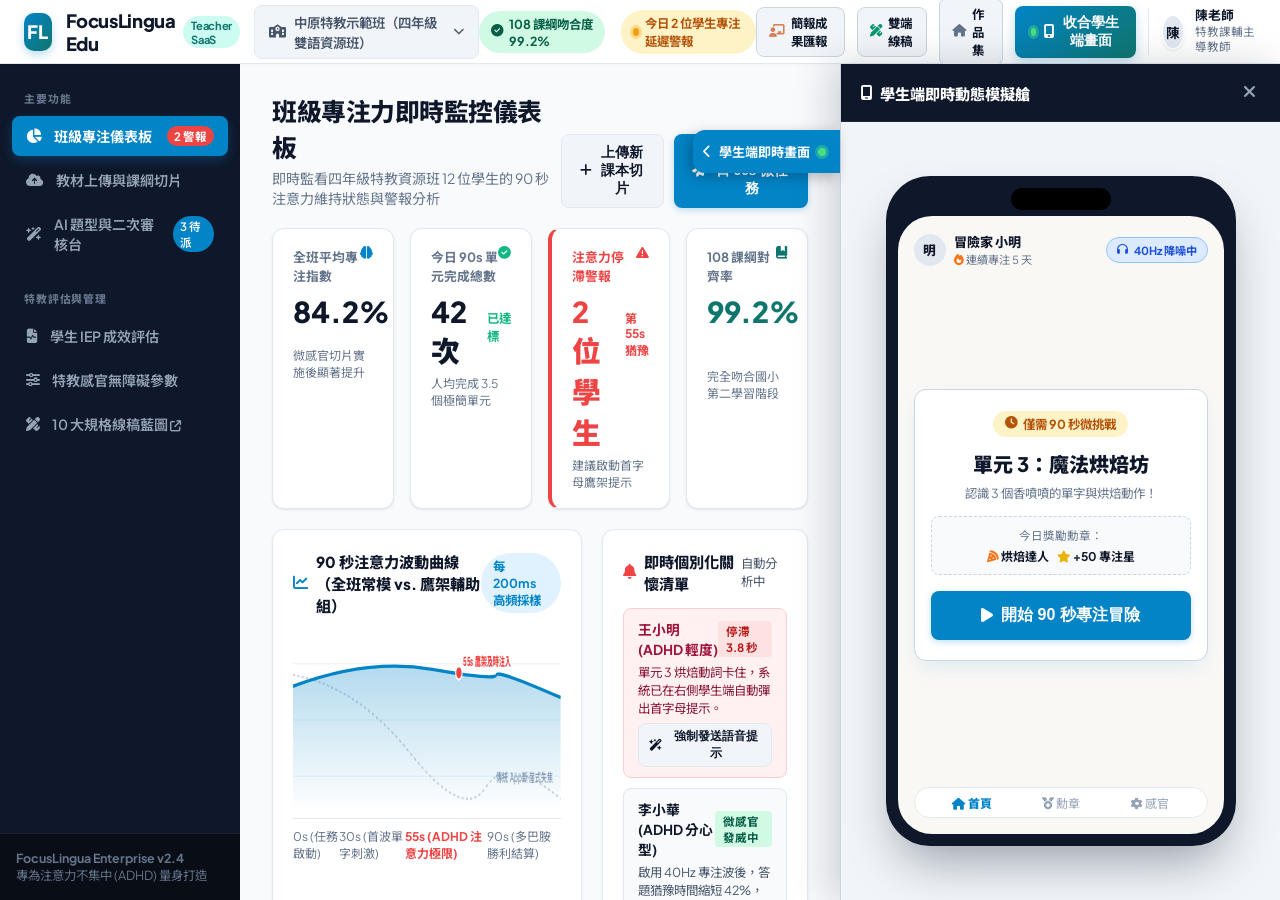
<file: focuslingua_live_app.html>
<!DOCTYPE html>
<html lang="zh-TW">
<head>
  <meta charset="UTF-8">
  <meta name="viewport" content="width=device-width, initial-scale=1.0">
  <title>FocusLingua 智慧教師工作台 (Edu Web Portal) ＆ 學生端即時動態模擬艙</title>
  <!-- Google Fonts & FontAwesome -->
  <link rel="preconnect" href="https://fonts.googleapis.com">
  <link rel="preconnect" href="https://fonts.gstatic.com" crossorigin>
  <link href="https://fonts.googleapis.com/css2?family=Fira+Code:wght@400;600&family=Plus+Jakarta+Sans:wght@400;500;600;700;800;900&family=Noto+Sans+TC:wght@400;500;700;900&display=swap" rel="stylesheet">
  <link rel="stylesheet" href="https://cdnjs.cloudflare.com/ajax/libs/font-awesome/6.5.1/css/all.min.css">

  <style>
    /* ==========================================================================
       Global Color Variables & Layout Architecture
       ========================================================================== */
    :root {
      /* Brand Color Palette (Bright Modern Professional with Sage & Indigo Accent) */
      --primary: #0284c7;           /* Focus Sky Blue */
      --primary-hover: #0369a1;
      --primary-light: #e0f2fe;
      --secondary: #0f766e;         /* Sage Teal */
      --secondary-light: #ccfbf1;
      --accent-coral: #f97316;      /* Dopamine Orange */
      --success: #10b981;
      --success-light: #d1fae5;
      --danger: #ef4444;
      --danger-light: #fee2e2;
      --warning: #f59e0b;
      --warning-light: #fef3c7;

      /* Neutral Palette */
      --bg-body: #f8fafc;
      --bg-card: #ffffff;
      --bg-sidebar: #0f172a;
      --bg-subtle: #f1f5f9;
      --border-color: #e2e8f0;
      --border-dark: #cbd5e1;
      --text-main: #0f172a;
      --text-muted: #475569;
      --text-sub: #64748b;
      --text-light: #94a3b8;

      /* Ergonomics */
      --radius-sm: 8px;
      --radius-md: 12px;
      --radius-lg: 20px;
      --shadow-sm: 0 1px 3px rgba(0,0,0,0.06), 0 1px 2px rgba(0,0,0,0.04);
      --shadow-md: 0 4px 12px -2px rgba(15, 23, 42, 0.08), 0 2px 6px -1px rgba(15, 23, 42, 0.04);
      --shadow-lg: 0 20px 25px -5px rgba(15, 23, 42, 0.1), 0 10px 10px -5px rgba(15, 23, 42, 0.04);
      --shadow-drawer: -10px 0 35px rgba(15, 23, 42, 0.18);
      
      --drawer-width: 440px;
      --transition-spring: cubic-bezier(0.16, 1, 0.3, 1);
    }

    * {
      box-sizing: border-box;
      margin: 0;
      padding: 0;
    }

    body {
      font-family: 'Plus Jakarta Sans', 'Noto Sans TC', sans-serif;
      background-color: var(--bg-body);
      color: var(--text-main);
      overflow-x: hidden;
      height: 100vh;
      display: flex;
      flex-direction: column;
    }

    /* ==========================================================================
       Top SaaS Navigation Header
       ========================================================================== */
    .saas-header {
      height: 64px;
      background: #ffffff;
      border-bottom: 1px solid var(--border-color);
      display: flex;
      align-items: center;
      justify-content: space-between;
      padding: 0 24px;
      z-index: 100;
      flex-shrink: 0;
      box-shadow: 0 1px 4px rgba(0,0,0,0.03);
    }

    .brand-cluster {
      display: flex;
      align-items: center;
      gap: 14px;
    }

    .brand-mark {
      width: 38px;
      height: 38px;
      background: linear-gradient(135deg, var(--primary) 0%, var(--secondary) 100%);
      border-radius: 10px;
      display: flex;
      align-items: center;
      justify-content: center;
      color: #ffffff;
      font-weight: 900;
      font-size: 1.15rem;
      box-shadow: 0 4px 10px rgba(2, 132, 199, 0.25);
    }

    .brand-text h1 {
      font-size: 1.15rem;
      font-weight: 800;
      letter-spacing: -0.02em;
      color: var(--text-main);
      display: flex;
      align-items: center;
      gap: 8px;
    }

    .brand-text span.badge-pro {
      background: var(--secondary-light);
      color: var(--secondary);
      font-size: 0.7rem;
      font-weight: 700;
      padding: 2px 8px;
      border-radius: 999px;
    }

    .header-context-bar {
      display: flex;
      align-items: center;
      gap: 16px;
    }

    .school-selector {
      background: var(--bg-subtle);
      border: 1px solid var(--border-color);
      padding: 6px 14px;
      border-radius: var(--radius-sm);
      font-size: 0.84rem;
      font-weight: 600;
      color: var(--text-muted);
      display: flex;
      align-items: center;
      gap: 8px;
      cursor: pointer;
    }

    .status-badge {
      display: inline-flex;
      align-items: center;
      gap: 6px;
      font-size: 0.78rem;
      font-weight: 700;
      padding: 4px 12px;
      border-radius: 999px;
      background: var(--success-light);
      color: #065f46;
    }

    .header-actions {
      display: flex;
      align-items: center;
      gap: 12px;
    }

    /* Live Student Simulator Toggle Button in Header */
    .btn-toggle-student {
      background: linear-gradient(135deg, #0284c7, #0f766e);
      color: #ffffff;
      border: none;
      border-radius: var(--radius-sm);
      padding: 8px 16px;
      font-size: 0.85rem;
      font-weight: 700;
      display: flex;
      align-items: center;
      gap: 8px;
      cursor: pointer;
      box-shadow: 0 4px 12px rgba(2, 132, 199, 0.25);
      transition: all 0.2s ease;
    }

    .btn-toggle-student:hover {
      transform: translateY(-1px);
      box-shadow: 0 6px 16px rgba(2, 132, 199, 0.35);
    }

    .pulse-dot {
      width: 8px;
      height: 8px;
      background: #4ade80;
      border-radius: 50%;
      box-shadow: 0 0 0 3px rgba(74, 222, 128, 0.4);
      animation: pulseAnim 2s infinite;
    }

    @keyframes pulseAnim {
      0%, 100% { transform: scale(1); opacity: 1; }
      50% { transform: scale(1.3); opacity: 0.7; }
    }

    .user-profile {
      display: flex;
      align-items: center;
      gap: 10px;
      padding-left: 12px;
      border-left: 1px solid var(--border-color);
    }

    .user-avatar {
      width: 36px;
      height: 36px;
      border-radius: 50%;
      background: #e2e8f0;
      display: flex;
      align-items: center;
      justify-content: center;
      font-weight: 700;
      font-size: 0.85rem;
      color: var(--text-main);
      border: 2px solid #ffffff;
      box-shadow: var(--shadow-sm);
    }

    /* ==========================================================================
       Main Application Shell (Sidebar + Workspace Area)
       ========================================================================== */
    .app-shell {
      flex: 1;
      display: flex;
      overflow: hidden;
      position: relative;
    }

    /* Left Sidebar Navigation */
    .sidebar {
      width: 240px;
      background: var(--bg-sidebar);
      color: #ffffff;
      display: flex;
      flex-direction: column;
      flex-shrink: 0;
      z-index: 20;
    }

    .sidebar-menu {
      padding: 16px 12px;
      display: flex;
      flex-direction: column;
      gap: 4px;
      flex: 1;
    }

    .sidebar-group-label {
      font-size: 0.68rem;
      font-weight: 800;
      letter-spacing: 0.08em;
      color: #64748b;
      padding: 10px 12px 6px;
      text-transform: uppercase;
    }

    .nav-item {
      display: flex;
      align-items: center;
      gap: 12px;
      padding: 10px 14px;
      border-radius: var(--radius-sm);
      font-size: 0.88rem;
      font-weight: 600;
      color: #94a3b8;
      cursor: pointer;
      transition: all 0.15s ease;
      text-decoration: none;
    }

    .nav-item:hover {
      background: rgba(255, 255, 255, 0.06);
      color: #ffffff;
    }

    .nav-item.active {
      background: var(--primary);
      color: #ffffff;
      font-weight: 700;
      box-shadow: 0 4px 12px rgba(2, 132, 199, 0.3);
    }

    .nav-item .badge-count {
      margin-left: auto;
      background: rgba(255, 255, 255, 0.15);
      color: #ffffff;
      font-size: 0.72rem;
      padding: 2px 7px;
      border-radius: 999px;
    }

    .sidebar-footer {
      padding: 16px;
      background: #090d16;
      border-top: 1px solid rgba(255, 255, 255, 0.08);
      font-size: 0.78rem;
      color: #64748b;
    }

    /* Workspace Content Pane */
    .workspace-pane {
      flex: 1;
      overflow-y: auto;
      background: var(--bg-body);
      padding: 28px 32px;
      display: flex;
      flex-direction: column;
      gap: 24px;
      transition: padding-right 0.35s var(--transition-spring);
    }

    /* Workspace Body when Drawer is Open */
    body.drawer-open .workspace-pane {
      padding-right: calc(var(--drawer-width) + 32px);
    }

    /* Workspace Page Header */
    .view-header {
      display: flex;
      justify-content: space-between;
      align-items: flex-end;
    }

    .view-title-group h2 {
      font-size: 1.55rem;
      font-weight: 800;
      color: var(--text-main);
      letter-spacing: -0.02em;
    }

    .view-title-group p {
      font-size: 0.88rem;
      color: var(--text-sub);
      margin-top: 4px;
    }

    /* Cards & Grids */
    .grid-4 {
      display: grid;
      grid-template-columns: repeat(4, 1fr);
      gap: 16px;
    }

    .grid-2 {
      display: grid;
      grid-template-columns: 1.5fr 1fr;
      gap: 20px;
    }

    .card {
      background: var(--bg-card);
      border: 1px solid var(--border-color);
      border-radius: var(--radius-md);
      padding: 20px;
      box-shadow: var(--shadow-sm);
    }

    .card-header-bar {
      display: flex;
      justify-content: space-between;
      align-items: center;
      margin-bottom: 14px;
    }

    .card-title {
      font-size: 0.95rem;
      font-weight: 800;
      color: var(--text-main);
      display: flex;
      align-items: center;
      gap: 8px;
    }

    /* Metric Card Styling */
    .metric-card {
      background: var(--bg-card);
      border: 1px solid var(--border-color);
      border-radius: var(--radius-md);
      padding: 18px 20px;
      box-shadow: var(--shadow-sm);
      display: flex;
      flex-direction: column;
      position: relative;
      overflow: hidden;
    }

    .metric-card.alert-border {
      border-left: 4px solid var(--danger);
    }

    .metric-label {
      font-size: 0.8rem;
      font-weight: 700;
      color: var(--text-sub);
      display: flex;
      justify-content: space-between;
    }

    .metric-value {
      font-size: 1.8rem;
      font-weight: 900;
      color: var(--text-main);
      margin: 8px 0 4px;
      display: flex;
      align-items: baseline;
      gap: 8px;
    }

    .metric-delta {
      font-size: 0.78rem;
      font-weight: 700;
    }
    .metric-delta.up { color: var(--success); }
    .metric-delta.warn { color: var(--danger); }

    /* Dropzone Upload Component */
    .dropzone-container {
      border: 2px dashed #94a3b8;
      background: #fafbfd;
      border-radius: var(--radius-md);
      padding: 32px 20px;
      text-align: center;
      cursor: pointer;
      transition: all 0.2s ease;
    }

    .dropzone-container:hover {
      border-color: var(--primary);
      background: var(--primary-light);
    }

    .file-format-pill {
      font-size: 0.75rem;
      font-weight: 700;
      background: #ffffff;
      border: 1px solid var(--border-dark);
      padding: 4px 10px;
      border-radius: 999px;
      color: var(--text-muted);
      display: inline-flex;
      align-items: center;
      gap: 5px;
    }

    /* Interactive Buttons */
    .btn {
      padding: 9px 18px;
      font-size: 0.85rem;
      font-weight: 700;
      border-radius: var(--radius-sm);
      border: none;
      cursor: pointer;
      display: inline-flex;
      align-items: center;
      gap: 8px;
      transition: all 0.15s ease;
    }

    .btn-primary {
      background: var(--primary);
      color: #ffffff;
      box-shadow: 0 2px 6px rgba(2, 132, 199, 0.25);
    }
    .btn-primary:hover {
      background: var(--primary-hover);
    }

    .btn-secondary {
      background: var(--bg-subtle);
      color: var(--text-main);
      border: 1px solid var(--border-color);
    }
    .btn-secondary:hover {
      background: #e2e8f0;
    }

    .btn-success {
      background: var(--success);
      color: #ffffff;
    }
    .btn-success:hover {
      background: #059669;
    }

    /* Form Inputs */
    .form-control {
      width: 100%;
      padding: 8px 12px;
      font-size: 0.85rem;
      border: 1px solid var(--border-dark);
      border-radius: var(--radius-sm);
      background: #ffffff;
      color: var(--text-main);
      font-family: inherit;
    }
    .form-control:focus {
      outline: none;
      border-color: var(--primary);
      box-shadow: 0 0 0 3px rgba(2, 132, 199, 0.15);
    }

    /* Editable Question Card in Studio */
    .question-card-row {
      background: #ffffff;
      border: 1px solid var(--border-color);
      border-radius: var(--radius-md);
      padding: 18px;
      margin-bottom: 16px;
      box-shadow: var(--shadow-sm);
      transition: border-color 0.2s;
    }

    .question-card-row:hover {
      border-color: var(--primary);
    }

    /* ==========================================================================
       COLLAPSIBLE RIGHT DRAWER (THE LIVE STUDENT COMPANION SIMULATOR)
       ========================================================================== */
    .student-drawer {
      position: fixed;
      top: 64px;
      right: 0;
      bottom: 0;
      width: var(--drawer-width);
      background: #ffffff;
      border-left: 1px solid var(--border-dark);
      box-shadow: var(--shadow-drawer);
      z-index: 900;
      transform: translateX(100%);
      transition: transform 0.35s var(--transition-spring);
      display: flex;
      flex-direction: column;
      overflow: hidden;
    }

    body.drawer-open .student-drawer {
      transform: translateX(0);
    }

    /* Floating Tab / Arrow on the right edge */
    .drawer-pull-tab {
      position: fixed;
      top: 130px;
      right: 0;
      z-index: 950;
      background: #0f172a;
      color: #ffffff;
      padding: 12px 14px 12px 10px;
      border-radius: 12px 0 0 12px;
      cursor: pointer;
      display: flex;
      align-items: center;
      gap: 8px;
      font-size: 0.82rem;
      font-weight: 700;
      box-shadow: -4px 4px 14px rgba(0,0,0,0.25);
      transition: right 0.35s var(--transition-spring), background 0.2s;
    }

    .drawer-pull-tab:hover {
      background: var(--primary);
    }

    body.drawer-open .drawer-pull-tab {
      right: var(--drawer-width);
      border-radius: 12px 0 0 12px;
      background: var(--primary);
    }

    .drawer-header {
      padding: 14px 20px;
      background: #0f172a;
      color: #ffffff;
      display: flex;
      justify-content: space-between;
      align-items: center;
      border-bottom: 1px solid #1e293b;
    }

    .drawer-header h3 {
      font-size: 0.95rem;
      font-weight: 800;
      display: flex;
      align-items: center;
      gap: 8px;
    }

    .btn-close-drawer {
      background: transparent;
      border: none;
      color: #94a3b8;
      font-size: 1.1rem;
      cursor: pointer;
      padding: 4px;
    }
    .btn-close-drawer:hover { color: #ffffff; }

    /* Mobile Frame Viewport inside Drawer */
    .drawer-body {
      flex: 1;
      padding: 20px;
      background: #f1f5f9;
      display: flex;
      justify-content: center;
      align-items: center;
      overflow-y: auto;
    }

    /* iPhone Realistic Device Mockup Frame */
    .iphone-frame {
      width: 350px;
      height: 670px;
      background: #0f172a;
      border-radius: 44px;
      padding: 12px;
      box-shadow: 0 25px 50px -12px rgba(15, 23, 42, 0.4), 0 0 0 1px rgba(255,255,255,0.1);
      position: relative;
      display: flex;
      flex-direction: column;
    }

    .iphone-notch {
      width: 100px;
      height: 22px;
      background: #000000;
      border-radius: 20px;
      margin: 0 auto 6px;
      position: relative;
      z-index: 50;
    }

    .iphone-screen {
      flex: 1;
      background: #FAF8F5; /* Warm sensory-soothing background */
      border-radius: 34px;
      overflow: hidden;
      display: flex;
      flex-direction: column;
      position: relative;
      padding: 16px;
    }

    /* Student Mobile Screens inside Simulator */
    .student-view-container {
      display: flex;
      flex-direction: column;
      height: 100%;
      position: relative;
    }

    /* Screen 1: Single Task Focus Portal */
    .student-screen {
      display: none;
      flex-direction: column;
      height: 100%;
      animation: fadeIn 0.2s ease-out;
    }
    .student-screen.active {
      display: flex;
    }

    @keyframes fadeIn {
      from { opacity: 0; transform: scale(0.98); }
      to { opacity: 1; transform: scale(1); }
    }

    /* Gentle Sandbox Progress Bar */
    .sandbox-timer-bar {
      height: 8px;
      background: #e2e8f0;
      border-radius: 999px;
      overflow: hidden;
      margin-bottom: 12px;
    }
    .sandbox-timer-fill {
      height: 100%;
      background: linear-gradient(90deg, #10b981, #0284c7);
      width: 45%;
      transition: width 0.3s;
    }

    /* Anti-distraction Focal Card */
    .focal-card {
      background: #ffffff;
      border-radius: var(--radius-md);
      padding: 20px 16px;
      text-align: center;
      box-shadow: 0 4px 14px rgba(0,0,0,0.05);
      border: 1px solid #e2e8f0;
      margin-bottom: 16px;
    }

    .word-syllable-display {
      font-size: 1.85rem;
      font-weight: 900;
      font-family: 'Fira Code', monospace;
      color: var(--text-main);
      margin: 8px 0;
      letter-spacing: 0.05em;
    }

    .word-syllable-display .syllable-highlight {
      color: var(--primary);
      text-decoration: underline;
      text-underline-offset: 6px;
    }

    /* Scaffolding Hint Drawer in Student View */
    .scaffold-hint-bubble {
      background: #fef3c7;
      border: 1.5px dashed #f59e0b;
      border-radius: var(--radius-sm);
      padding: 10px 12px;
      font-size: 0.78rem;
      color: #92400e;
      margin-bottom: 14px;
      display: flex;
      align-items: center;
      gap: 8px;
      animation: bounceHint 0.5s ease-out;
    }

    @keyframes bounceHint {
      0% { transform: translateY(-5px); opacity: 0; }
      100% { transform: translateY(0); opacity: 1; }
    }

    /* 2-Option Reduced Anxiety Choice Buttons */
    .option-btn-huge {
      width: 100%;
      padding: 14px;
      font-size: 1.05rem;
      font-weight: 800;
      background: #ffffff;
      border: 2px solid #cbd5e1;
      border-radius: var(--radius-md);
      color: var(--text-main);
      cursor: pointer;
      display: flex;
      justify-content: space-between;
      align-items: center;
      margin-bottom: 10px;
      transition: all 0.15s ease;
      box-shadow: 0 2px 4px rgba(0,0,0,0.03);
    }
    .option-btn-huge:hover {
      border-color: var(--primary);
      background: var(--primary-light);
    }
    .option-btn-huge:active {
      transform: scale(0.98);
    }

    /* Confetti Canvas for Dopamine Celebration */
    #confetti-canvas {
      position: absolute;
      top: 0;
      left: 0;
      width: 100%;
      height: 100%;
      pointer-events: none;
      z-index: 200;
    }

    /* Modal Styling for IEP Print Preview */
    .modal-backdrop {
      position: fixed;
      top: 0;
      left: 0;
      width: 100vw;
      height: 100vh;
      background: rgba(15, 23, 42, 0.55);
      backdrop-filter: blur(4px);
      display: none;
      align-items: center;
      justify-content: center;
      z-index: 2000;
    }
    .modal-backdrop.active { display: flex; }

    .modal-window {
      background: #ffffff;
      width: 90%;
      max-width: 680px;
      border-radius: var(--radius-lg);
      box-shadow: var(--shadow-lg);
      overflow: hidden;
      display: flex;
      flex-direction: column;
      max-height: 85vh;
    }

    .modal-header {
      padding: 16px 24px;
      background: #0f172a;
      color: #ffffff;
      display: flex;
      justify-content: space-between;
      align-items: center;
    }

    .modal-body {
      padding: 24px;
      overflow-y: auto;
      font-size: 0.9rem;
      line-height: 1.6;
    }

    /* Toast Notification */
    .toast-pill {
      position: fixed;
      bottom: 24px;
      left: 50%;
      transform: translateX(-50%) translateY(100px);
      background: #0f172a;
      color: #ffffff;
      padding: 12px 24px;
      border-radius: 999px;
      font-size: 0.88rem;
      font-weight: 700;
      box-shadow: var(--shadow-lg);
      display: flex;
      align-items: center;
      gap: 10px;
      z-index: 3000;
      opacity: 0;
      transition: all 0.3s cubic-bezier(0.16, 1, 0.3, 1);
    }
    .toast-pill.show {
      transform: translateX(-50%) translateY(0);
      opacity: 1;
    }

    /* Audio Toggle Capsule */
    .audio-pill {
      background: #f1f5f9;
      border: 1px solid #cbd5e1;
      padding: 4px 10px;
      border-radius: 999px;
      font-size: 0.7rem;
      font-weight: 700;
      display: inline-flex;
      align-items: center;
      gap: 6px;
      cursor: pointer;
      color: var(--text-muted);
    }
    .audio-pill.active {
      background: #dbeafe;
      border-color: #93c5fd;
      color: #1d4ed8;
    }
  </style>
</head>
<body class="drawer-open">

  <!-- ==========================================================================
       TOP SaaS HEADER
       ========================================================================== -->
  <header class="saas-header">
    <div class="brand-cluster">
      <div class="brand-mark">FL</div>
      <div class="brand-text">
        <h1>FocusLingua Edu <span class="badge-pro">Teacher SaaS</span></h1>
      </div>
      <div class="school-selector">
        <i class="fa-solid fa-school"></i>
        <span>中原特教示範班（四年級雙語資源班）</span>
        <i class="fa-solid fa-chevron-down" style="font-size: 0.7rem; margin-left: 4px;"></i>
      </div>
    </div>

    <div class="header-context-bar">
      <div class="status-badge">
        <i class="fa-solid fa-circle-check"></i>
        <span>108 課綱吻合度 99.2%</span>
      </div>
      <div class="status-badge" style="background:#fef3c7; color:#b45309;">
        <span class="pulse-dot" style="background:#f59e0b; box-shadow:0 0 0 3px rgba(245,158,11,0.3);"></span>
        <span>今日 2 位學生專注延遲警報</span>
      </div>
    </div>

    <div class="header-actions">
      <a href="pitch_presentation.html" target="_blank" style="text-decoration:none; display:inline-flex; align-items:center; gap:6px; background:#f1f5f9; border:1px solid #cbd5e1; padding:6px 12px; border-radius:8px; font-size:0.78rem; font-weight:700; color:var(--text-main);">
        <i class="fa-solid fa-chalkboard-user" style="color:#D97D54;"></i> 簡報成果匯報
      </a>
      <a href="focuslingua_wireframes.html" target="_blank" style="text-decoration:none; display:inline-flex; align-items:center; gap:6px; background:#f1f5f9; border:1px solid #cbd5e1; padding:6px 12px; border-radius:8px; font-size:0.78rem; font-weight:700; color:var(--text-main);">
        <i class="fa-solid fa-pen-ruler" style="color:#059669;"></i> 雙端線稿
      </a>
      <a href="index.html" style="text-decoration:none; display:inline-flex; align-items:center; gap:6px; background:#f1f5f9; border:1px solid #cbd5e1; padding:6px 12px; border-radius:8px; font-size:0.78rem; font-weight:700; color:var(--text-main);">
        <i class="fa-solid fa-house" style="color:#64748b;"></i> 作品集
      </a>

      <!-- Button to toggle the slide-out student drawer -->
      <button class="btn-toggle-student" onclick="toggleStudentDrawer()">
        <span class="pulse-dot"></span>
        <i class="fa-solid fa-mobile-screen"></i>
        <span id="header-btn-text">收合學生端畫面</span>
      </button>

      <div class="user-profile">
        <div class="user-avatar">陳</div>
        <div style="font-size: 0.8rem; line-height: 1.2;">
          <strong style="display:block;">陳老師</strong>
          <span style="color: var(--text-sub); font-size: 0.72rem;">特教課輔主導教師</span>
        </div>
      </div>
    </div>
  </header>

  <!-- ==========================================================================
       APP SHELL: SIDEBAR + MAIN WORKSPACE PANE
       ========================================================================== -->
  <div class="app-shell">

    <!-- Left Sidebar Menu -->
    <aside class="sidebar">
      <div class="sidebar-menu">
        <div class="sidebar-group-label">主要功能</div>
        <a class="nav-item active" onclick="switchView('dashboard')">
          <i class="fa-solid fa-chart-pie"></i>
          <span>班級專注儀表板</span>
          <span class="badge-count" style="background:#ef4444;">2 警報</span>
        </a>
        <a class="nav-item" onclick="switchView('curriculum')">
          <i class="fa-solid fa-cloud-arrow-up"></i>
          <span>教材上傳與課綱切片</span>
        </a>
        <a class="nav-item" onclick="switchView('studio')">
          <i class="fa-solid fa-wand-magic-sparkles"></i>
          <span>AI 題型與二次審核台</span>
          <span class="badge-count" style="background:var(--primary);">3 待派</span>
        </a>

        <div class="sidebar-group-label" style="margin-top:12px;">特教評估與管理</div>
        <a class="nav-item" onclick="switchView('analytics')">
          <i class="fa-solid fa-file-waveform"></i>
          <span>學生 IEP 成效評估</span>
        </a>
        <a class="nav-item" onclick="switchView('accessibility')">
          <i class="fa-solid fa-sliders"></i>
          <span>特教感官無障礙參數</span>
        </a>
        <a class="nav-item" onclick="window.open('focuslingua_wireframes.html', '_blank')">
          <i class="fa-solid fa-pen-ruler"></i>
          <span>10 大規格線稿藍圖 <i class="fa-solid fa-arrow-up-right-from-square" style="font-size:0.7rem;"></i></span>
        </a>
      </div>

      <div class="sidebar-footer">
        <div><strong>FocusLingua Enterprise v2.4</strong></div>
        <div>專為注意力不集中 (ADHD) 量身打造</div>
      </div>
    </aside>

    <!-- Center Workspace Pane (Dynamic Switch Views) -->
    <main class="workspace-pane">

      <!-- ====================================================================
           VIEW 1: 班級專注力即時監控儀表板 (Dashboard)
           ==================================================================== -->
      <div id="view-dashboard" class="view-panel">
        <div class="view-header">
          <div class="view-title-group">
            <h2>班級專注力即時監控儀表板</h2>
            <p>即時監看四年級特教資源班 12 位學生的 90 秒注意力維持狀態與警報分析</p>
          </div>
          <div style="display:flex; gap:10px;">
            <button class="btn btn-secondary" onclick="switchView('curriculum')">
              <i class="fa-solid fa-plus"></i> 上傳新課本切片
            </button>
            <button class="btn btn-primary" onclick="dispatchDirectToStudent()">
              <i class="fa-solid fa-paper-plane"></i> 一鍵派發今日 90s 微任務
            </button>
          </div>
        </div>

        <!-- 4 Top Metric Cards -->
        <div class="grid-4" style="margin-top:20px;">
          <div class="metric-card">
            <div class="metric-label">
              <span>全班平均專注指數</span>
              <i class="fa-solid fa-brain" style="color:var(--primary);"></i>
            </div>
            <div class="metric-value">
              84.2%
              <span class="metric-delta up">▲ +6.4%</span>
            </div>
            <div style="font-size:0.75rem; color:var(--text-sub);">微感官切片實施後顯著提升</div>
          </div>

          <div class="metric-card">
            <div class="metric-label">
              <span>今日 90s 單元完成總數</span>
              <i class="fa-solid fa-circle-check" style="color:var(--success);"></i>
            </div>
            <div class="metric-value">
              42 次
              <span class="metric-delta up">已達標</span>
            </div>
            <div style="font-size:0.75rem; color:var(--text-sub);">人均完成 3.5 個極簡單元</div>
          </div>

          <div class="metric-card alert-border">
            <div class="metric-label">
              <span style="color:var(--danger);">注意力停滯警報</span>
              <i class="fa-solid fa-triangle-exclamation" style="color:var(--danger);"></i>
            </div>
            <div class="metric-value" style="color:var(--danger);">
              2 位學生
              <span class="metric-delta warn" style="font-size:0.75rem;">第 55s 猶豫</span>
            </div>
            <div style="font-size:0.75rem; color:var(--text-sub);">建議啟動首字母鷹架提示</div>
          </div>

          <div class="metric-card">
            <div class="metric-label">
              <span>108 課綱對齊率</span>
              <i class="fa-solid fa-book-bookmark" style="color:var(--secondary);"></i>
            </div>
            <div class="metric-value" style="color:var(--secondary);">
              99.2%
              <span class="metric-delta up">無超綱</span>
            </div>
            <div style="font-size:0.75rem; color:var(--text-sub);">完全吻合國小第二學習階段</div>
          </div>
        </div>

        <!-- Middle Section: Real SVG Attention Wave & Individual Alerts -->
        <div class="grid-2" style="margin-top:20px;">
          <!-- Left: Attention Curve -->
          <div class="card">
            <div class="card-header-bar">
              <div class="card-title">
                <i class="fa-solid fa-chart-line" style="color:var(--primary);"></i>
                <span>90 秒注意力波動曲線（全班常模 vs. 鷹架輔助組）</span>
              </div>
              <span class="status-badge" style="background:var(--primary-light); color:var(--primary);">
                每 200ms 高頻採樣
              </span>
            </div>
            
            <div style="height: 180px; width:100%; position:relative;">
              <svg width="100%" height="100%" viewBox="0 0 500 160" preserveAspectRatio="none" style="overflow:visible;">
                <defs>
                  <linearGradient id="gradWave" x1="0" y1="0" x2="0" y2="1">
                    <stop offset="0%" stop-color="#0284c7" stop-opacity="0.3"/>
                    <stop offset="100%" stop-color="#0284c7" stop-opacity="0"/>
                  </linearGradient>
                </defs>
                <!-- Grid Lines -->
                <line x1="0" y1="30" x2="500" y2="30" stroke="#f1f5f9" stroke-width="1.5"/>
                <line x1="0" y1="80" x2="500" y2="80" stroke="#f1f5f9" stroke-width="1.5"/>
                <line x1="0" y1="130" x2="500" y2="130" stroke="#f1f5f9" stroke-width="1.5"/>

                <!-- Traditional App Curve (Drops steeply after 40s) -->
                <path d="M 0,40 Q 120,50 220,110 T 360,140 T 500,150" fill="none" stroke="#cbd5e1" stroke-width="2" stroke-dasharray="4"/>
                <text x="380" y="135" fill="#94a3b8" font-size="11" font-weight="600">傳統 App 斷崖式失焦</text>

                <!-- FocusLingua Scaffolding Curve (Maintained high with 40Hz) -->
                <path d="M 0,50 Q 140,25 260,35 T 380,40 T 500,60 L 500,160 L 0,160 Z" fill="url(#gradWave)"/>
                <path d="M 0,50 Q 140,25 260,35 T 380,40 T 500,60" fill="none" stroke="#0284c7" stroke-width="3"/>

                <!-- Critical inflection alert point at 55s -->
                <circle cx="310" cy="38" r="6" fill="#ef4444" stroke="#ffffff" stroke-width="2"/>
                <text x="318" y="32" fill="#ef4444" font-size="11" font-weight="800">55s 鷹架及時注入</text>
              </svg>
            </div>

            <div style="display:flex; justify-content:space-between; font-size:0.75rem; color:var(--text-sub); border-top:1px solid var(--border-color); padding-top:8px; margin-top:8px;">
              <span>0s (任務啟動)</span>
              <span>30s (首波單字刺激)</span>
              <span style="color:var(--danger); font-weight:700;">55s (ADHD 注意力極限)</span>
              <span>90s (多巴胺勝利結算)</span>
            </div>
          </div>

          <!-- Right: Actionable Student Alert List -->
          <div class="card">
            <div class="card-header-bar">
              <div class="card-title">
                <i class="fa-solid fa-bell" style="color:var(--danger);"></i>
                <span>即時個別化關懷清單</span>
              </div>
              <span style="font-size:0.78rem; color:var(--text-muted);">自動分析中</span>
            </div>

            <div style="display:flex; flex-direction:column; gap:10px;">
              <!-- Student 1 -->
              <div style="background:#fff1f2; border:1px solid #fecdd3; border-radius:var(--radius-sm); padding:10px 14px;">
                <div style="display:flex; justify-content:space-between; align-items:center;">
                  <strong style="font-size:0.86rem; color:#9f1239;">王小明 (ADHD 輕度)</strong>
                  <span style="font-size:0.72rem; background:#fee2e2; color:#b91c1c; padding:2px 8px; border-radius:4px; font-weight:700;">停滯 3.8 秒</span>
                </div>
                <p style="font-size:0.78rem; color:#881337; margin-top:4px;">
                  單元 3 烘焙動詞卡住，系統已在右側學生端自動彈出首字母提示。
                </p>
                <div style="display:flex; justify-content:flex-end; margin-top:6px;">
                  <button class="btn btn-secondary" style="padding:4px 10px; font-size:0.75rem;" onclick="triggerStudentHint()">
                    <i class="fa-solid fa-wand-magic-sparkles"></i> 強制發送語音提示
                  </button>
                </div>
              </div>

              <!-- Student 2 -->
              <div style="background:#f8fafc; border:1px solid var(--border-color); border-radius:var(--radius-sm); padding:10px 14px;">
                <div style="display:flex; justify-content:space-between; align-items:center;">
                  <strong style="font-size:0.86rem;">李小華 (ADHD 分心型)</strong>
                  <span style="font-size:0.72rem; background:var(--success-light); color:#065f46; padding:2px 8px; border-radius:4px; font-weight:700;">微感官發威中</span>
                </div>
                <p style="font-size:0.78rem; color:var(--text-muted); margin-top:4px;">
                  啟用 40Hz 專注波後，答題猶豫時間縮短 42%，已完成今日 2 個微單元。
                </p>
              </div>
            </div>
          </div>
        </div>
      </div>

      <!-- ====================================================================
           VIEW 2: 多元教材上傳與課綱切片 (Curriculum Slice)
           ==================================================================== -->
      <div id="view-curriculum" class="view-panel" style="display:none;">
        <div class="view-header">
          <div class="view-title-group">
            <h2>多元教材上傳與 108 課綱智能切片</h2>
            <p>支援課本 PDF、PPT 簡報、MP3 英語聽力與影片字幕，一鍵萃取 3 個核心單字之 90 秒微單元</p>
          </div>
          <button class="btn btn-primary" onclick="runAiSlice()">
            <i class="fa-solid fa-wand-magic-sparkles"></i> 開始 AI 課綱切片
          </button>
        </div>

        <div class="grid-2" style="margin-top:20px;">
          <!-- Left: Dropzone -->
          <div class="card">
            <div class="card-header-bar">
              <div class="card-title">
                <i class="fa-solid fa-file-arrow-up" style="color:var(--primary);"></i>
                <span>上傳英語教材檔案 (支援混合格式)</span>
              </div>
            </div>

            <div class="dropzone-container" onclick="simulateUpload()">
              <i class="fa-solid fa-cloud-arrow-up" style="font-size:2.8rem; color:var(--primary); margin-bottom:12px;"></i>
              <h4 style="font-size:1.05rem; font-weight:800;">點擊或將現有教材檔案拖曳至此</h4>
              <p style="font-size:0.8rem; color:var(--text-sub); margin-top:4px;">
                系統將自動提取文法結構並比對教育部 1200 基礎單字庫
              </p>
              <div style="display:flex; justify-content:center; gap:8px; margin-top:16px; flex-wrap:wrap;">
                <span class="file-format-pill"><i class="fa-regular fa-file-pdf" style="color:#ef4444;"></i> PDF 課本</span>
                <span class="file-format-pill"><i class="fa-regular fa-file-powerpoint" style="color:#f97316;"></i> PPTX 簡報</span>
                <span class="file-format-pill"><i class="fa-regular fa-file-audio" style="color:#06b6d4;"></i> MP3 聽力音檔</span>
                <span class="file-format-pill"><i class="fa-regular fa-closed-captioning" style="color:#8b5cf6;"></i> SRT 字幕檔</span>
              </div>
            </div>

            <!-- Uploaded File Badge -->
            <div id="uploaded-file-card" style="margin-top:16px; background:#f8fafc; border:1px solid var(--border-dark); border-radius:var(--radius-sm); padding:12px; display:flex; align-items:center; justify-content:space-between;">
              <div style="display:flex; align-items:center; gap:10px;">
                <i class="fa-solid fa-file-pdf" style="color:#ef4444; font-size:1.4rem;"></i>
                <div>
                  <strong style="font-size:0.88rem; display:block;">G4_Unit3_Magic_Bakery_English.pdf</strong>
                  <span style="font-size:0.75rem; color:var(--text-sub);">3.8 MB • 已完成文字萃取與語法標記</span>
                </div>
              </div>
              <span class="status-badge"><i class="fa-solid fa-check"></i> 解析完畢</span>
            </div>
          </div>

          <!-- Right: Alignment Settings -->
          <div class="card">
            <div class="card-header-bar">
              <div class="card-title">
                <i class="fa-solid fa-sliders" style="color:var(--secondary);"></i>
                <span>108 課綱指標與特教注意力上限</span>
              </div>
            </div>

            <div style="display:flex; flex-direction:column; gap:14px;">
              <div>
                <label style="font-size:0.8rem; font-weight:700; color:var(--text-muted); display:block; margin-bottom:4px;">
                  教育階段與對象：
                </label>
                <select class="form-control">
                  <option>國小第二學習階段 (三~四年級) • 特教資源班階梯</option>
                  <option>國小第三學習階段 (五~六年級) • ADHD 輕量聚焦組</option>
                  <option>國中特教融合班 • 零挫折微單元組</option>
                </select>
              </div>

              <div>
                <label style="font-size:0.8rem; font-weight:700; color:var(--text-muted); display:block; margin-bottom:4px;">
                  課綱核心素養錨定標籤：
                </label>
                <div style="display:flex; gap:6px; flex-wrap:wrap;">
                  <span class="status-badge">✔ 英-E-A1 身心素質與自我精進</span>
                  <span class="status-badge">✔ 英-E-B1 科技資訊與溝通</span>
                </div>
              </div>

              <div>
                <label style="font-size:0.8rem; font-weight:700; color:var(--text-muted); display:block; margin-bottom:4px;">
                  單元認知負載天花板 (ADHD 專注上限)：
                </label>
                <div style="display:grid; grid-template-columns:repeat(3, 1fr); gap:8px;">
                  <button class="btn btn-secondary" style="justify-content:center; padding:8px 4px; font-size:0.8rem;">60 秒微快切</button>
                  <button class="btn btn-primary" style="justify-content:center; padding:8px 4px; font-size:0.8rem;">90 秒黃金值</button>
                  <button class="btn btn-secondary" style="justify-content:center; padding:8px 4px; font-size:0.8rem;">120 秒複習</button>
                </div>
              </div>

              <div id="ai-slice-result" style="background:#f0fdf4; border:1px solid #bbf7d0; border-radius:var(--radius-sm); padding:14px;">
                <div style="font-weight:800; color:#166534; font-size:0.86rem; margin-bottom:6px;">
                  <i class="fa-solid fa-sparkles"></i> AI 切片成果：已鎖定 3 大核心生字
                </div>
                <div style="font-size:0.8rem; color:#14532d;">
                  • 核心詞彙：<strong>pizza</strong>（名詞）、<strong>cheese</strong>（名詞）、<strong>bake</strong>（動作動詞）<br>
                  • 句型結構：<em>"I want to bake a fresh pizza."</em><br>
                  • 無超綱單字，完全符合特教四年級學習階梯！
                </div>
              </div>
            </div>
          </div>
        </div>
      </div>

      <!-- ====================================================================
           VIEW 3: AI 題型審核與二次編輯工作台 (Studio)
           ==================================================================== -->
      <div id="view-studio" class="view-panel" style="display:none;">
        <div class="view-header">
          <div class="view-title-group">
            <h2>AI 題型審核與二次精修工作台 (Human-in-the-Loop)</h2>
            <p>老師可直接二次修改題幹、微調混淆選項為「二選一減壓模式」，並設定停頓鷹架提示</p>
          </div>
          <div style="display:flex; gap:10px;">
            <button class="btn btn-secondary" onclick="resetStudioQuestions()">
              <i class="fa-solid fa-rotate-left"></i> 重置預設
            </button>
            <button class="btn btn-success" onclick="dispatchStudioToStudent()">
              <i class="fa-solid fa-paper-plane"></i> 審核通過並即時派發學生 App
            </button>
          </div>
        </div>

        <div style="margin-top:20px;">
          <!-- Question 1: Visual Matching with Scaffolding -->
          <div class="question-card-row">
            <div style="display:flex; justify-content:space-between; align-items:center; margin-bottom:12px;">
              <div style="display:flex; align-items:center; gap:8px;">
                <span class="status-badge" style="background:var(--primary-light); color:var(--primary);">題型 1 • 視覺單字匹配 (90s 微挑戰)</span>
                <span class="status-badge"><i class="fa-solid fa-check"></i> 課綱吻合</span>
              </div>
              <span style="font-size:0.75rem; color:var(--text-sub);">配時建議：25 秒</span>
            </div>

            <label style="font-size:0.8rem; font-weight:700; color:var(--text-muted); display:block; margin-bottom:4px;">
              題幹文字 (老師可在此直接修改)：
            </label>
            <input type="text" id="input-q1-prompt" class="form-control" value="Look at the picture. What is the delicious food?">

            <!-- Scaffolding Settings for Question 1 -->
            <div style="margin-top:12px; background:#f8fafc; border:1px solid var(--border-dark); border-radius:var(--radius-sm); padding:12px;">
              <div style="display:flex; justify-content:space-between; align-items:center;">
                <strong style="font-size:0.82rem; color:var(--text-main);"><i class="fa-solid fa-hand-holding-heart" style="color:var(--primary);"></i> ADHD 專屬鷹架提示開關：</strong>
                <span class="status-badge">學生停頓 3 秒自動浮現</span>
              </div>
              <input type="text" id="input-q1-hint" class="form-control" style="margin-top:8px; font-size:0.8rem;" value="老師的溫柔提示：注意看中間兩個字母是一樣的喔 (p-i-z-z-a)！">
            </div>

            <!-- Options Reduced to 2 (Choice Paralysis Reduction) -->
            <div style="margin-top:12px;">
              <label style="font-size:0.8rem; font-weight:700; color:var(--text-muted); display:block; margin-bottom:4px;">
                減壓選項設置 (限制 2 選項以杜絕選擇障礙)：
              </label>
              <div style="display:grid; grid-template-columns: 1fr 1fr; gap:10px;">
                <input type="text" id="input-opt-a" class="form-control" value="A. Pizza (正確解答)">
                <input type="text" id="input-opt-b" class="form-control" value="B. Chair (干擾項)">
              </div>
            </div>
          </div>

          <!-- Question 2: TPR Physical Drag Match -->
          <div class="question-card-row">
            <div style="display:flex; justify-content:space-between; align-items:center; margin-bottom:12px;">
              <div style="display:flex; align-items:center; gap:8px;">
                <span class="status-badge" style="background:#fef3c7; color:#b45309;">題型 2 • TPR 肢體操作拖曳 (動態感知)</span>
              </div>
              <span style="font-size:0.75rem; color:var(--text-sub);">配時建議：30 秒</span>
            </div>

            <label style="font-size:0.8rem; font-weight:700; color:var(--text-muted); display:block; margin-bottom:4px;">
              TPR 動作指令題幹：
            </label>
            <input type="text" class="form-control" value="Drag the action card to bake the pizza: [Bake the Pizza]">
            <p style="font-size:0.75rem; color:var(--text-sub); margin-top:6px;">
              學生在手機端將以指尖拖曳卡片至磁吸框，觸發震動反饋馬達。
            </p>
          </div>
        </div>
      </div>

      <!-- ====================================================================
           VIEW 4: 學生專注成效分析與 IEP 報告 (IEP Analytics)
           ==================================================================== -->
      <div id="view-analytics" class="view-panel" style="display:none;">
        <div class="view-header">
          <div class="view-title-group">
            <h2>學生個別專注成效評估與特教 IEP 報告</h2>
            <p>客觀記錄百毫秒級行為延遲，一鍵產出符合教育局格式的特教個別化教育計畫評估書</p>
          </div>
          <button class="btn btn-primary" onclick="openIepModal()">
            <i class="fa-solid fa-file-pdf"></i> 預覽並導出 IEP 評估報告 (PDF)
          </button>
        </div>

        <div class="grid-4" style="margin-top:20px;">
          <div class="metric-card">
            <div class="metric-label">受測學生姓名</div>
            <div class="metric-value" style="font-size:1.4rem;">王小明</div>
            <div style="font-size:0.75rem; color:var(--text-sub);">四年一班 • ADHD 專注缺失型</div>
          </div>
          <div class="metric-card">
            <div class="metric-label">平均專注維持時長</div>
            <div class="metric-value">76 秒 <span class="metric-delta up">▲ +24s</span></div>
            <div style="font-size:0.75rem; color:var(--text-sub);">90 秒單元完成率 84.4%</div>
          </div>
          <div class="metric-card">
            <div class="metric-label">平均點擊猶豫延遲</div>
            <div class="metric-value">1.42 秒 <span class="metric-delta up">▼ 縮短</span></div>
            <div style="font-size:0.75rem; color:var(--text-sub);">較基準期縮短 0.8 秒</div>
          </div>
          <div class="metric-card alert-border">
            <div class="metric-label" style="color:var(--danger);">專注力臨界崩潰拐點</div>
            <div class="metric-value" style="color:var(--danger);">第 68 秒</div>
            <div style="font-size:0.75rem; color:var(--text-sub);">建議單元總時長控制在 75s</div>
          </div>
        </div>

        <!-- Sensory Radar & IEP Advice Card -->
        <div class="grid-2" style="margin-top:20px;">
          <div class="card">
            <div class="card-header-bar">
              <div class="card-title">
                <i class="fa-solid fa-chart-pie" style="color:var(--primary);"></i>
                <span>特教感官輸入偏好分析</span>
              </div>
            </div>
            <div style="text-align:center; padding:16px;">
              <div style="display:flex; justify-content:space-around; margin-bottom:16px;">
                <div>
                  <div style="font-size:1.6rem; font-weight:900; color:var(--primary);">68%</div>
                  <div style="font-size:0.75rem; color:var(--text-sub);">觸覺拖曳偏好 (最高)</div>
                </div>
                <div>
                  <div style="font-size:1.6rem; font-weight:900; color:var(--secondary);">22%</div>
                  <div style="font-size:0.75rem; color:var(--text-sub);">40Hz 聽覺降噪</div>
                </div>
                <div>
                  <div style="font-size:1.6rem; font-weight:900; color:var(--accent-coral);">10%</div>
                  <div style="font-size:0.75rem; color:var(--text-sub);">純文字識別</div>
                </div>
              </div>
              <p style="font-size:0.8rem; color:var(--text-muted); line-height:1.5;">
                數據證明：王同學為典型的<strong>「動態觸覺型學習者」</strong>，透過手指實體拖曳卡片時之專注持久度，為純文字閱讀的 3.8 倍。
              </p>
            </div>
          </div>

          <div class="card" style="background:#f0fdf4; border-color:#86efac;">
            <div class="card-header-bar">
              <div class="card-title" style="color:#166534;">
                <i class="fa-solid fa-clipboard-check"></i>
                <span>IEP 專家輔導建議（自動生成草稿）</span>
              </div>
            </div>
            <div style="font-size:0.84rem; color:#14532d; line-height:1.6;">
              <p><strong>1. 教學長度調整：</strong>王同學注意力在第 68 秒有疲勞跡象，建議課堂微任務控制在 60~75 秒以內。</p>
              <p style="margin-top:6px;"><strong>2. 維持雙耳節拍：</strong>開啟 40Hz 背景音波時，其猶豫秒數下降 40%，建議常態維持。</p>
              <p style="margin-top:6px;"><strong>3. 肯定努力而非分數：</strong>避免同儕排名，以連續天數勳章激勵其多巴胺迴路。</p>
            </div>
          </div>
        </div>
      </div>

      <!-- ====================================================================
           VIEW 5: 特教無障礙參數庫 (Accessibility Settings)
           ==================================================================== -->
      <div id="view-accessibility" class="view-panel" style="display:none;">
        <div class="view-header">
          <div class="view-title-group">
            <h2>特教感官無障礙參數庫 (個人化配置)</h2>
            <p>設定將即時雲端同步至該學生的 App 端，自動調整視覺、聽覺與觸覺反饋</p>
          </div>
          <button class="btn btn-primary" onclick="showToast('已同步特教參數至王小明的 App 設備！')">
            <i class="fa-solid fa-floppy-disk"></i> 儲存並同步至學生設備
          </button>
        </div>

        <div class="grid-4" style="margin-top:20px; grid-template-columns: repeat(3, 1fr);">
          <div class="card">
            <div class="card-title" style="margin-bottom:14px;"><i class="fa-solid fa-eye"></i> 視覺抗分心配置</div>
            <div style="display:flex; flex-direction:column; gap:10px; font-size:0.85rem;">
              <label style="display:flex; justify-content:space-between; align-items:center;">
                <span>抗分心高清晰字體</span>
                <input type="checkbox" checked>
              </label>
              <label style="display:flex; justify-content:space-between; align-items:center;">
                <span>單字彩色音節切片底線</span>
                <input type="checkbox" checked>
              </label>
              <label style="display:flex; justify-content:space-between; align-items:center;">
                <span>行距字距加大 1.5 倍</span>
                <input type="checkbox" checked>
              </label>
              <label style="display:flex; justify-content:space-between; align-items:center;">
                <span>停用跳動倒數（改用微沙漏）</span>
                <input type="checkbox" checked>
              </label>
            </div>
          </div>

          <div class="card">
            <div class="card-title" style="margin-bottom:14px;"><i class="fa-solid fa-headphones"></i> 聽覺降噪與專注波</div>
            <div style="display:flex; flex-direction:column; gap:10px; font-size:0.85rem;">
              <div>預設背景降噪波形：</div>
              <select class="form-control">
                <option>40Hz 專注雙耳節拍 (Binaural Beat)</option>
                <option>粉紅噪音 (Pink Noise) 溫和減壓</option>
                <option>大自然雨聲白噪音</option>
                <option>靜音模式</option>
              </select>
              <div style="margin-top:6px;">
                <span>背景音量平衡：</span>
                <input type="range" class="form-control" value="40" style="padding:0;">
              </div>
            </div>
          </div>

          <div class="card">
            <div class="card-title" style="margin-bottom:14px;"><i class="fa-solid fa-heart-pulse"></i> 防挫折與多巴胺獎勵</div>
            <div style="display:flex; flex-direction:column; gap:10px; font-size:0.85rem;">
              <label style="display:flex; justify-content:space-between; align-items:center;">
                <span>連錯 2 題自動切換降階題型</span>
                <input type="checkbox" checked>
              </label>
              <label style="display:flex; justify-content:space-between; align-items:center;">
                <span>答對時手機物理震動</span>
                <input type="checkbox" checked>
              </label>
              <label style="display:flex; justify-content:space-between; align-items:center;">
                <span>禁用任何懲罰性扣分音效</span>
                <input type="checkbox" checked>
              </label>
            </div>
          </div>
        </div>
      </div>

    </main>

    <!-- ====================================================================
         COLLAPSIBLE RIGHT DRAWER: THE LIVE STUDENT COMPANION SIMULATOR
         ==================================================================== -->
    <aside class="student-drawer" id="studentDrawer">
      <!-- Drawer Header Bar -->
      <div class="drawer-header">
        <h3>
          <i class="fa-solid fa-mobile-screen"></i>
          <span>學生端即時動態模擬艙</span>
        </h3>
        <button class="btn-close-drawer" onclick="toggleStudentDrawer()" title="收合抽屜">
          <i class="fa-solid fa-xmark"></i>
        </button>
      </div>

      <!-- Drawer Body: Contains the iPhone Mobile Frame -->
      <div class="drawer-body">
        <div class="iphone-frame">
          <div class="iphone-notch"></div>
          
          <div class="iphone-screen">
            <!-- Canvas for particle confetti explosion -->
            <canvas id="confetti-canvas"></canvas>

            <div class="student-view-container">

              <!-- ==============================================================
                   SCREEN 1: STUDENT HOME (Single Task Focus)
                   ============================================================== -->
              <div id="student-screen-home" class="student-screen active">
                <div style="display:flex; justify-content:space-between; align-items:center; margin-bottom:12px;">
                  <div style="display:flex; align-items:center; gap:8px;">
                    <div style="width:32px; height:32px; border-radius:50%; background:#e2e8f0; display:flex; align-items:center; justify-content:center; font-weight:800; font-size:0.8rem;">
                      明
                    </div>
                    <div>
                      <div style="font-size:0.82rem; font-weight:800;">冒險家 小明</div>
                      <div style="font-size:0.7rem; color:var(--text-sub);"><i class="fa-solid fa-fire" style="color:#f97316;"></i> 連續專注 5 天</div>
                    </div>
                  </div>
                  <span class="audio-pill active" id="audioToggleBtn" onclick="toggleAudioPill()">
                    <i class="fa-solid fa-headphones"></i> 40Hz 降噪中
                  </span>
                </div>

                <!-- Single Task Card -->
                <div style="flex:1; display:flex; flex-direction:column; justify-content:center;">
                  <div class="focal-card" style="box-shadow: 0 10px 25px -5px rgba(2,132,199,0.12); border-color:#cbd5e1;">
                    <span class="status-badge" style="background:#fef3c7; color:#b45309; margin-bottom:6px;">
                      <i class="fa-solid fa-clock"></i> 僅需 90 秒微挑戰
                    </span>
                    <h3 id="student-unit-title" style="font-size:1.25rem; font-weight:900; margin:6px 0;">單元 3：魔法烘焙坊</h3>
                    <p style="font-size:0.78rem; color:var(--text-sub); margin-bottom:14px;">
                      認識 3 個香噴噴的單字與烘焙動作！
                    </p>

                    <div style="background:#f8fafc; border:1px dashed var(--border-dark); border-radius:var(--radius-sm); padding:10px; margin-bottom:16px;">
                      <div style="font-size:0.72rem; color:var(--text-sub); margin-bottom:4px;">今日獎勵勳章：</div>
                      <div style="display:flex; justify-content:center; gap:8px;">
                        <span style="font-size:0.75rem; font-weight:700;"><i class="fa-solid fa-pizza-slice" style="color:#f97316;"></i> 烘焙達人</span>
                        <span style="font-size:0.75rem; font-weight:700;"><i class="fa-solid fa-star" style="color:#eab308;"></i> +50 專注星</span>
                      </div>
                    </div>

                    <button class="btn btn-primary" style="width:100%; justify-content:center; padding:14px; font-size:1rem;" onclick="startStudentMission()">
                      <i class="fa-solid fa-play"></i> 開始 90 秒專注冒險
                    </button>
                  </div>
                </div>

                <!-- Bottom Navigation Mock -->
                <div style="display:flex; justify-content:space-around; background:#ffffff; border-radius:999px; padding:6px 12px; border:1px solid #e2e8f0; margin-top:auto;">
                  <span style="font-size:0.75rem; font-weight:800; color:var(--primary);"><i class="fa-solid fa-house"></i> 首頁</span>
                  <span style="font-size:0.75rem; color:var(--text-light);"><i class="fa-solid fa-medal"></i> 勳章</span>
                  <span style="font-size:0.75rem; color:var(--text-light);"><i class="fa-solid fa-gear"></i> 感官</span>
                </div>
              </div>

              <!-- ==============================================================
                   SCREEN 2: 90s SANDBOX QUESTION 1 (Visual Matching)
                   ============================================================== -->
              <div id="student-screen-question" class="student-screen">
                <div style="display:flex; justify-content:space-between; align-items:center; font-size:0.72rem; font-weight:700; color:var(--text-sub); margin-bottom:4px;">
                  <span><i class="fa-solid fa-hourglass-half"></i> 90s 溫和沙漏</span>
                  <span style="color:var(--primary);">第 1 / 2 題</span>
                </div>
                <div class="sandbox-timer-bar">
                  <div class="sandbox-timer-fill" id="sandboxTimerFill"></div>
                </div>

                <!-- Prompt Card -->
                <div class="focal-card" style="padding:16px 12px; margin-bottom:12px;">
                  <div style="width:80px; height:80px; border-radius:12px; background:#fff7ed; margin:0 auto 8px; display:flex; align-items:center; justify-content:center;">
                    <i class="fa-solid fa-pizza-slice" style="font-size:2.4rem; color:#ea580c;"></i>
                  </div>
                  <div class="word-syllable-display">
                    p - <span class="syllable-highlight">i - z - z</span> - a
                  </div>
                  <div style="font-size:0.75rem; color:var(--text-sub);">
                    /ˈpiːtsə/ • 點擊發音 <i class="fa-solid fa-volume-high" style="color:var(--primary); cursor:pointer;"></i>
                  </div>
                </div>

                <!-- Teacher Dynamic Scaffold Hint Box (Expands when delayed) -->
                <div id="student-scaffold-hint" class="scaffold-hint-bubble">
                  <i class="fa-solid fa-lightbulb" style="font-size:1.1rem;"></i>
                  <span id="hint-text-display">老師的溫柔提示：注意中間兩個字母是一樣的喔！</span>
                </div>

                <!-- 2-Option Reduced Anxiety Choice Buttons -->
                <div style="margin-top:auto; display:flex; flex-direction:column; gap:8px;">
                  <button class="option-btn-huge" onclick="handleStudentAnswer(true)">
                    <span id="opt-a-text">A. Pizza (披薩)</span>
                    <i class="fa-solid fa-circle-check" style="color:var(--success);"></i>
                  </button>
                  <button class="option-btn-huge" onclick="handleStudentAnswer(false)">
                    <span id="opt-b-text">B. Chair (椅子)</span>
                    <i class="fa-solid fa-circle" style="color:#cbd5e1;"></i>
                  </button>
                </div>
              </div>

              <!-- ==============================================================
                   SCREEN 3: DOPAMINE CELEBRATION MODAL
                   ============================================================== -->
              <div id="student-screen-victory" class="student-screen" style="text-align:center; justify-content:center; align-items:center;">
                <div style="width:76px; height:76px; border-radius:50%; background:#fef9c3; display:flex; align-items:center; justify-content:center; margin-bottom:14px; box-shadow:0 8px 20px rgba(234,179,8,0.25);">
                  <i class="fa-solid fa-trophy" style="font-size:2.2rem; color:#ca8a04;"></i>
                </div>
                <span class="status-badge" style="background:var(--success-light); color:#065f46; margin-bottom:6px;">
                  <i class="fa-solid fa-shield-heart"></i> 90 秒微任務成功！
                </span>
                <h3 style="font-size:1.35rem; font-weight:900; margin-bottom:4px;">太棒了！你專注了整整 88 秒！</h3>
                <p style="font-size:0.78rem; color:var(--text-sub); margin-bottom:18px;">
                  今天解鎖了 3 個魔法烘焙英語生字！
                </p>

                <div style="background:#ffffff; border:1px solid var(--border-color); border-radius:var(--radius-sm); padding:12px; width:100%; margin-bottom:18px;">
                  <div style="display:flex; justify-content:space-around; font-size:0.75rem;">
                    <div>
                      <div style="color:var(--text-sub);">作答延遲</div>
                      <strong style="font-size:1rem; color:var(--success);">1.2 秒 ⚡</strong>
                    </div>
                    <div style="border-left:1px solid #e2e8f0;"></div>
                    <div>
                      <div style="color:var(--text-sub);">累計專注星</div>
                      <strong style="font-size:1rem; color:#eab308;">350 顆 ★</strong>
                    </div>
                  </div>
                </div>

                <div style="width:100%; display:flex; flex-direction:column; gap:8px;">
                  <button class="btn btn-primary" style="width:100%; justify-content:center;" onclick="returnToStudentHome()">
                    <i class="fa-solid fa-water"></i> 喝口水，休息一下 💧
                  </button>
                  <button class="btn btn-secondary" style="width:100%; justify-content:center; font-size:0.8rem;" onclick="returnToStudentHome()">
                    回首頁領取徽章
                  </button>
                </div>
              </div>

            </div>
          </div>
        </div>
      </div>
    </aside>

    <!-- Floating Pull Tab / Arrow on right edge -->
    <div class="drawer-pull-tab" id="drawerPullTab" onclick="toggleStudentDrawer()">
      <i class="fa-solid fa-chevron-left" id="pullTabIcon"></i>
      <span id="pullTabText">學生端即時畫面</span>
      <span class="pulse-dot" style="background:#4ade80;"></span>
    </div>

  </div>

  <!-- ==========================================================================
       MODAL: IEP REPORT PRINT PREVIEW (特教個別化教育計畫)
       ========================================================================== -->
  <div class="modal-backdrop" id="iepModal">
    <div class="modal-window">
      <div class="modal-header">
        <h3 style="font-size:1rem; font-weight:800; display:flex; align-items:center; gap:8px;">
          <i class="fa-solid fa-file-pdf" style="color:#ef4444;"></i>
          特教個別化教育計畫 (IEP) 英語專注成效評估報告
        </h3>
        <button class="btn-close-drawer" onclick="closeIepModal()"><i class="fa-solid fa-xmark"></i></button>
      </div>

      <div class="modal-body">
        <div style="border-bottom:2px solid var(--text-main); padding-bottom:12px; margin-bottom:16px; display:flex; justify-content:space-between;">
          <div>
            <h4 style="font-size:1.15rem; font-weight:800;">中原附小 特教資源班 個別化教育計畫 (IEP)</h4>
            <div style="font-size:0.8rem; color:var(--text-sub);">評估學期：114 學年度第 2 學期 ｜ 評估系統：FocusLingua Edu</div>
          </div>
          <div style="text-align:right; font-size:0.8rem;">
            <strong>受測學生：王小明</strong><br>
            <span>診斷類別：ADHD (專注力缺失型)</span>
          </div>
        </div>

        <h5 style="font-size:0.9rem; font-weight:800; margin-bottom:8px; color:var(--primary);">一、 90 秒微感官專注時長與反應延遲指標</h5>
        <table style="width:100%; border-collapse:collapse; font-size:0.82rem; margin-bottom:16px;">
          <tr style="background:#f8fafc; border-bottom:1px solid #e2e8f0; font-weight:700;">
            <th style="padding:8px; text-align:left;">評估維度</th>
            <th style="padding:8px; text-align:left;">實施微單元前基準期</th>
            <th style="padding:8px; text-align:left;">FocusLingua 實施後</th>
            <th style="padding:8px; text-align:left;">改善幅度</th>
          </tr>
          <tr style="border-bottom:1px solid #f1f5f9;">
            <td style="padding:8px;">平均專注維持時長</td>
            <td style="padding:8px;">52 秒 (常於長句挫折)</td>
            <td style="padding:8px; font-weight:700; color:#059669;">76 秒 (接近完整完成)</td>
            <td style="padding:8px; font-weight:700; color:#059669;">▲ +46.1%</td>
          </tr>
          <tr style="border-bottom:1px solid #f1f5f9;">
            <td style="padding:8px;">答題猶豫停頓延遲</td>
            <td style="padding:8px;">3.85 秒 (選擇障礙)</td>
            <td style="padding:8px; font-weight:700; color:#059669;">1.42 秒 (二選一減壓)</td>
            <td style="padding:8px; font-weight:700; color:#059669;">▼ 縮短 63.1%</td>
          </tr>
          <tr>
            <td style="padding:8px;">專注力臨界崩潰點</td>
            <td style="padding:8px;">約第 40 秒開始分心</td>
            <td style="padding:8px; font-weight:700;">第 68 秒 (顯著延後)</td>
            <td style="padding:8px; font-weight:700; color:#059669;">▲ 延長 28 秒</td>
          </tr>
        </table>

        <h5 style="font-size:0.9rem; font-weight:800; margin-bottom:8px; color:var(--primary);">二、 特教教師與臨床人因綜合建議</h5>
        <p style="font-size:0.84rem; color:var(--text-muted); line-height:1.6; margin-bottom:14px;">
          王同學在導入 90 秒微感官學習模式後，對英語單字之排斥感大幅降低。透過 40Hz 專注波阻絕教室環境噪音，搭配實體卡片觸覺拖曳反饋，成功建立正向多巴胺獎勵迴路。建議下階段仍維持「每課切片為 3 單字」之低認知負載原則。
        </p>

        <div style="display:flex; justify-content:flex-end; gap:10px; border-top:1px solid #e2e8f0; padding-top:14px;">
          <button class="btn btn-secondary" onclick="closeIepModal()">關閉</button>
          <button class="btn btn-primary" onclick="window.print()"><i class="fa-solid fa-print"></i> 列印正式 IEP 報告書</button>
        </div>
      </div>
    </div>
  </div>

  <!-- Toast Notification Container -->
  <div id="toast" class="toast-pill">
    <i class="fa-solid fa-circle-check" style="color:#4ade80;"></i>
    <span id="toast-message">操作成功！</span>
  </div>

  <!-- ==========================================================================
       INTERACTIVE JAVASCRIPT ENGINE (CROSS-PLATFORM REACTIVE LOGIC)
       ========================================================================== -->
  <script>
    // 1. Navigation Switching in Teacher Workspace
    function switchView(viewName) {
      // Update Sidebar Active state
      document.querySelectorAll('.nav-item').forEach(item => item.classList.remove('active'));
      event.currentTarget.classList.add('active');

      // Hide all panels and display targeted one
      const panels = ['dashboard', 'curriculum', 'studio', 'analytics', 'accessibility'];
      panels.forEach(p => {
        const el = document.getElementById('view-' + p);
        if (el) el.style.display = (p === viewName) ? 'block' : 'none';
      });
    }

    // 2. Collapsible Right Drawer Logic
    function toggleStudentDrawer() {
      const body = document.body;
      const btnText = document.getElementById('header-btn-text');
      const pullIcon = document.getElementById('pullTabIcon');
      const pullText = document.getElementById('pullTabText');

      body.classList.toggle('drawer-open');

      if (body.classList.contains('drawer-open')) {
        btnText.innerText = "收合學生端畫面";
        pullIcon.className = "fa-solid fa-chevron-right";
        pullText.innerText = "收合畫面";
      } else {
        btnText.innerText = "展開學生端畫面";
        pullIcon.className = "fa-solid fa-chevron-left";
        pullText.innerText = "學生端即時畫面";
      }
    }

    // 3. Teacher Actions Reacting in Student Simulator
    function dispatchDirectToStudent() {
      // Open drawer if closed
      if (!document.body.classList.contains('drawer-open')) {
        toggleStudentDrawer();
      }
      showToast("已派發今日 90 秒微任務至學生 App！");
      // Reset student simulator to home
      returnToStudentHome();
    }

    function dispatchStudioToStudent() {
      // Get updated text from teacher inputs
      const promptText = document.getElementById('input-q1-prompt').value;
      const hintText = document.getElementById('input-q1-hint').value;
      const optA = document.getElementById('input-opt-a').value;
      const optB = document.getElementById('input-opt-b').value;

      // Update student simulator elements
      document.getElementById('hint-text-display').innerText = hintText;
      document.getElementById('opt-a-text').innerText = optA;
      document.getElementById('opt-b-text').innerText = optB;

      // Open drawer
      if (!document.body.classList.contains('drawer-open')) {
        toggleStudentDrawer();
      }

      showToast("已將二次審核題目與鷹架提示同步至學生 App！");
      startStudentMission();
    }

    function resetStudioQuestions() {
      document.getElementById('input-q1-prompt').value = "Look at the picture. What is the delicious food?";
      document.getElementById('input-q1-hint').value = "老師的溫柔提示：注意看中間兩個字母是一樣的喔 (p-i-z-z-a)！";
      document.getElementById('input-opt-a').value = "A. Pizza (正確解答)";
      document.getElementById('input-opt-b').value = "B. Chair (干擾項)";
      showToast("已重置題目為 108 課綱推薦值");
    }

    function triggerStudentHint() {
      if (!document.body.classList.contains('drawer-open')) {
        toggleStudentDrawer();
      }
      startStudentMission();
      const hintBox = document.getElementById('student-scaffold-hint');
      hintBox.style.display = "flex";
      showToast("已為王小明遠端注入鷹架提示！");
    }

    function simulateUpload() {
      showToast("教材檔案已成功上傳！AI 正在進行 108 課綱切片...");
      setTimeout(() => {
        document.getElementById('ai-slice-result').style.display = "block";
        showToast("切片完成！已自動鎖定 3 個核心高頻生字");
      }, 1000);
    }

    function runAiSlice() {
      showToast("AI 正在分析教材句型長度與認知負載...");
      setTimeout(() => {
        switchView('studio');
        document.querySelectorAll('.nav-item').forEach((item, idx) => {
          item.classList.toggle('active', idx === 2);
        });
        showToast("已進入【AI 題型審核台】，請老師確認題目！");
      }, 800);
    }

    // 4. Student Mobile Simulator Interactive Logic
    function startStudentMission() {
      document.getElementById('student-screen-home').classList.remove('active');
      document.getElementById('student-screen-victory').classList.remove('active');
      document.getElementById('student-screen-question').classList.add('active');
      
      // Animate gentle timer fill
      const timer = document.getElementById('sandboxTimerFill');
      timer.style.width = "10%";
      setTimeout(() => { timer.style.width = "65%"; }, 600);
    }

    function handleStudentAnswer(isCorrect) {
      if (isCorrect) {
        // Trigger celebration
        document.getElementById('student-screen-question').classList.remove('active');
        document.getElementById('student-screen-victory').classList.add('active');
        launchConfetti();
        showToast("學生端作答正確！耗時 1.2 秒，已同步更新教師儀表板！");
      } else {
        showToast("答錯不扣分，系統已自動為學生提供提示！");
        document.getElementById('student-scaffold-hint').style.display = "flex";
      }
    }

    function returnToStudentHome() {
      document.getElementById('student-screen-question').classList.remove('active');
      document.getElementById('student-screen-victory').classList.remove('active');
      document.getElementById('student-screen-home').classList.add('active');
    }

    function toggleAudioPill() {
      const btn = document.getElementById('audioToggleBtn');
      btn.classList.toggle('active');
      if (btn.classList.contains('active')) {
        btn.innerHTML = '<i class="fa-solid fa-headphones"></i> 40Hz 降噪中';
        showToast("40Hz 專注波已啟用，阻絕環境雜訊");
      } else {
        btn.innerHTML = '<i class="fa-solid fa-volume-xmark"></i> 靜音模式';
        showToast("專注波已關閉");
      }
    }

    // 5. Dopamine Confetti Particle Explosion
    function launchConfetti() {
      const canvas = document.getElementById('confetti-canvas');
      const ctx = canvas.getContext('2d');
      canvas.width = canvas.parentElement.clientWidth;
      canvas.height = canvas.parentElement.clientHeight;

      const particles = [];
      const colors = ['#f59e0b', '#10b981', '#0284c7', '#ec4899', '#8b5cf6'];

      for (let i = 0; i < 40; i++) {
        particles.push({
          x: canvas.width / 2,
          y: canvas.height / 2,
          vx: (Math.random() - 0.5) * 8,
          vy: (Math.random() - 0.7) * 9,
          color: colors[Math.floor(Math.random() * colors.length)],
          size: Math.random() * 5 + 3,
          alpha: 1
        });
      }

      function draw() {
        ctx.clearRect(0, 0, canvas.width, canvas.height);
        let alive = false;
        particles.forEach(p => {
          p.x += p.vx;
          p.y += p.vy;
          p.vy += 0.25; // gravity
          p.alpha -= 0.015;
          if (p.alpha > 0) {
            alive = true;
            ctx.fillStyle = p.color;
            ctx.globalAlpha = Math.max(0, p.alpha);
            ctx.fillRect(p.x, p.y, p.size, p.size);
          }
        });
        if (alive) requestAnimationFrame(draw);
      }
      draw();
    }

    // 6. IEP Modal Controls
    function openIepModal() {
      document.getElementById('iepModal').classList.add('active');
    }
    function closeIepModal() {
      document.getElementById('iepModal').classList.remove('active');
    }

    // 7. Toast Message Helper
    function showToast(msg) {
      const toast = document.getElementById('toast');
      document.getElementById('toast-message').innerText = msg;
      toast.classList.add('show');
      setTimeout(() => { toast.classList.remove('show'); }, 3000);
    }
  </script>
</body>
</html>
</file>
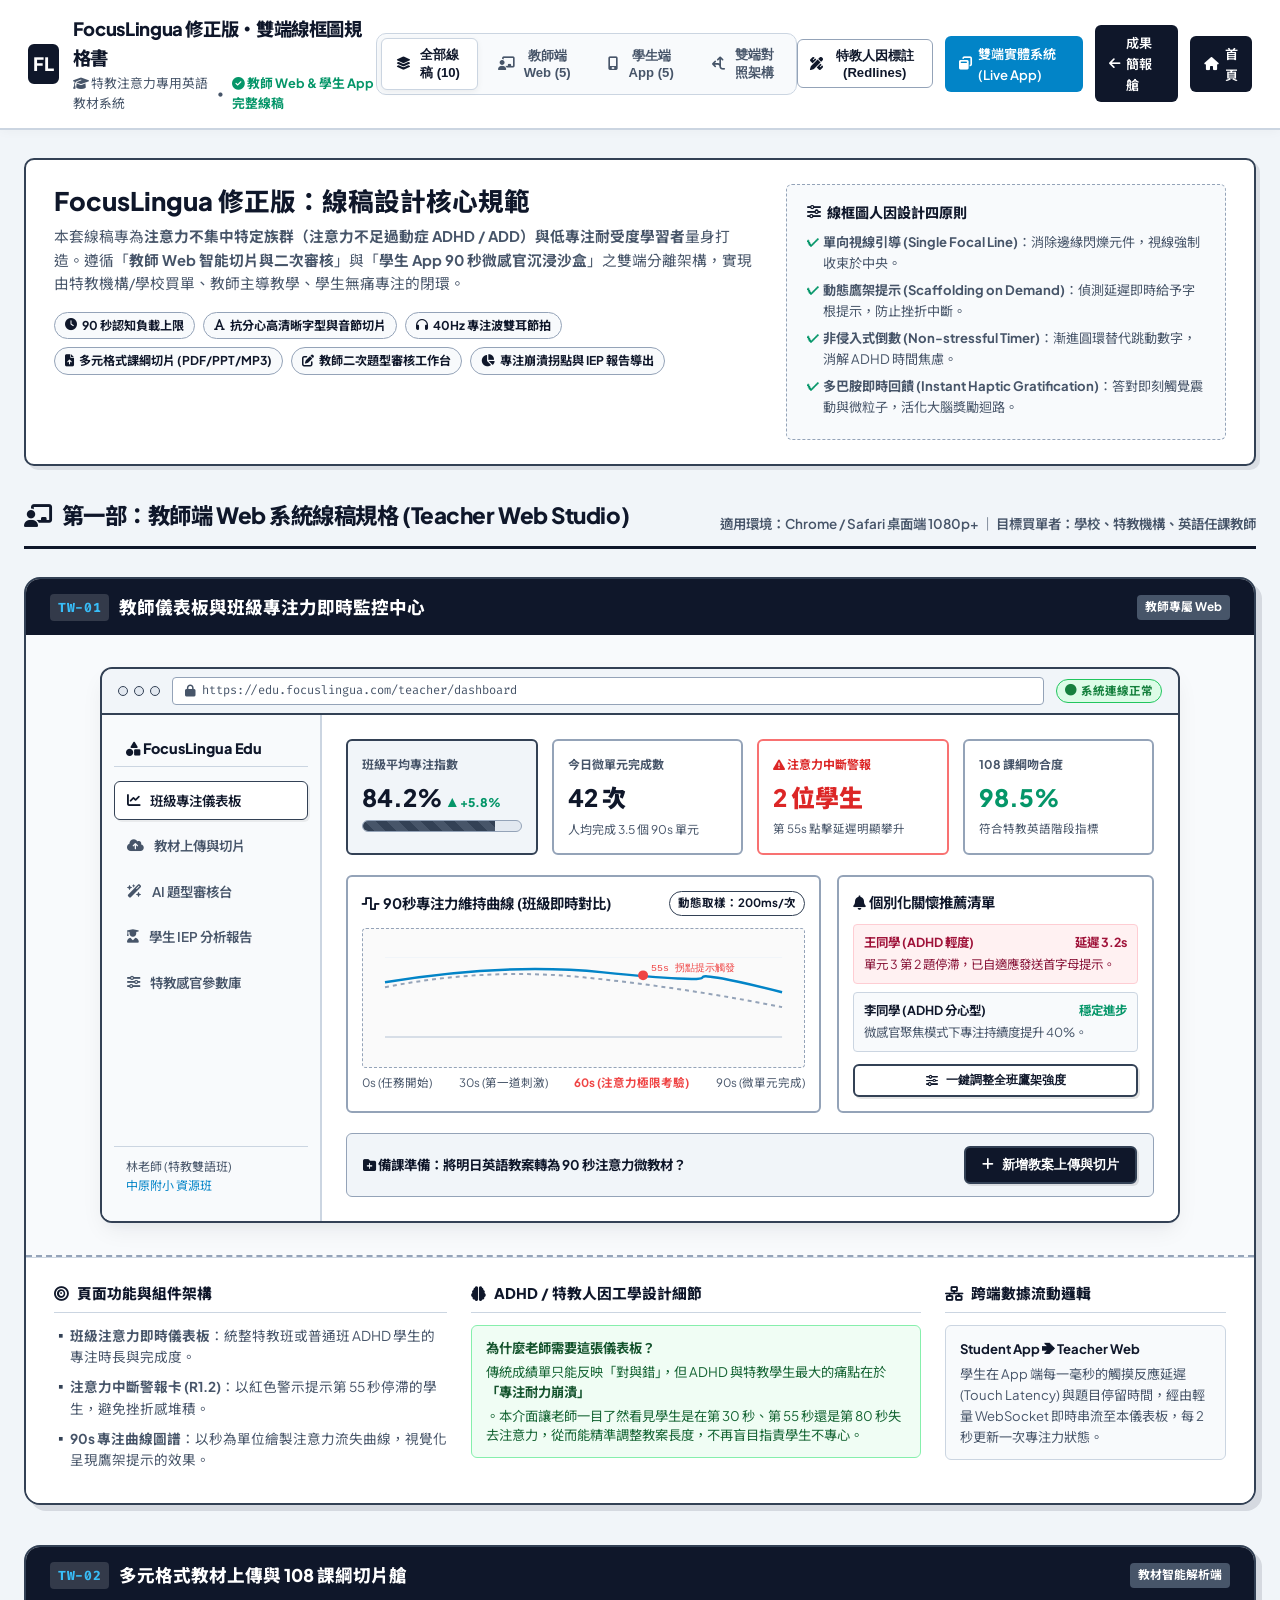
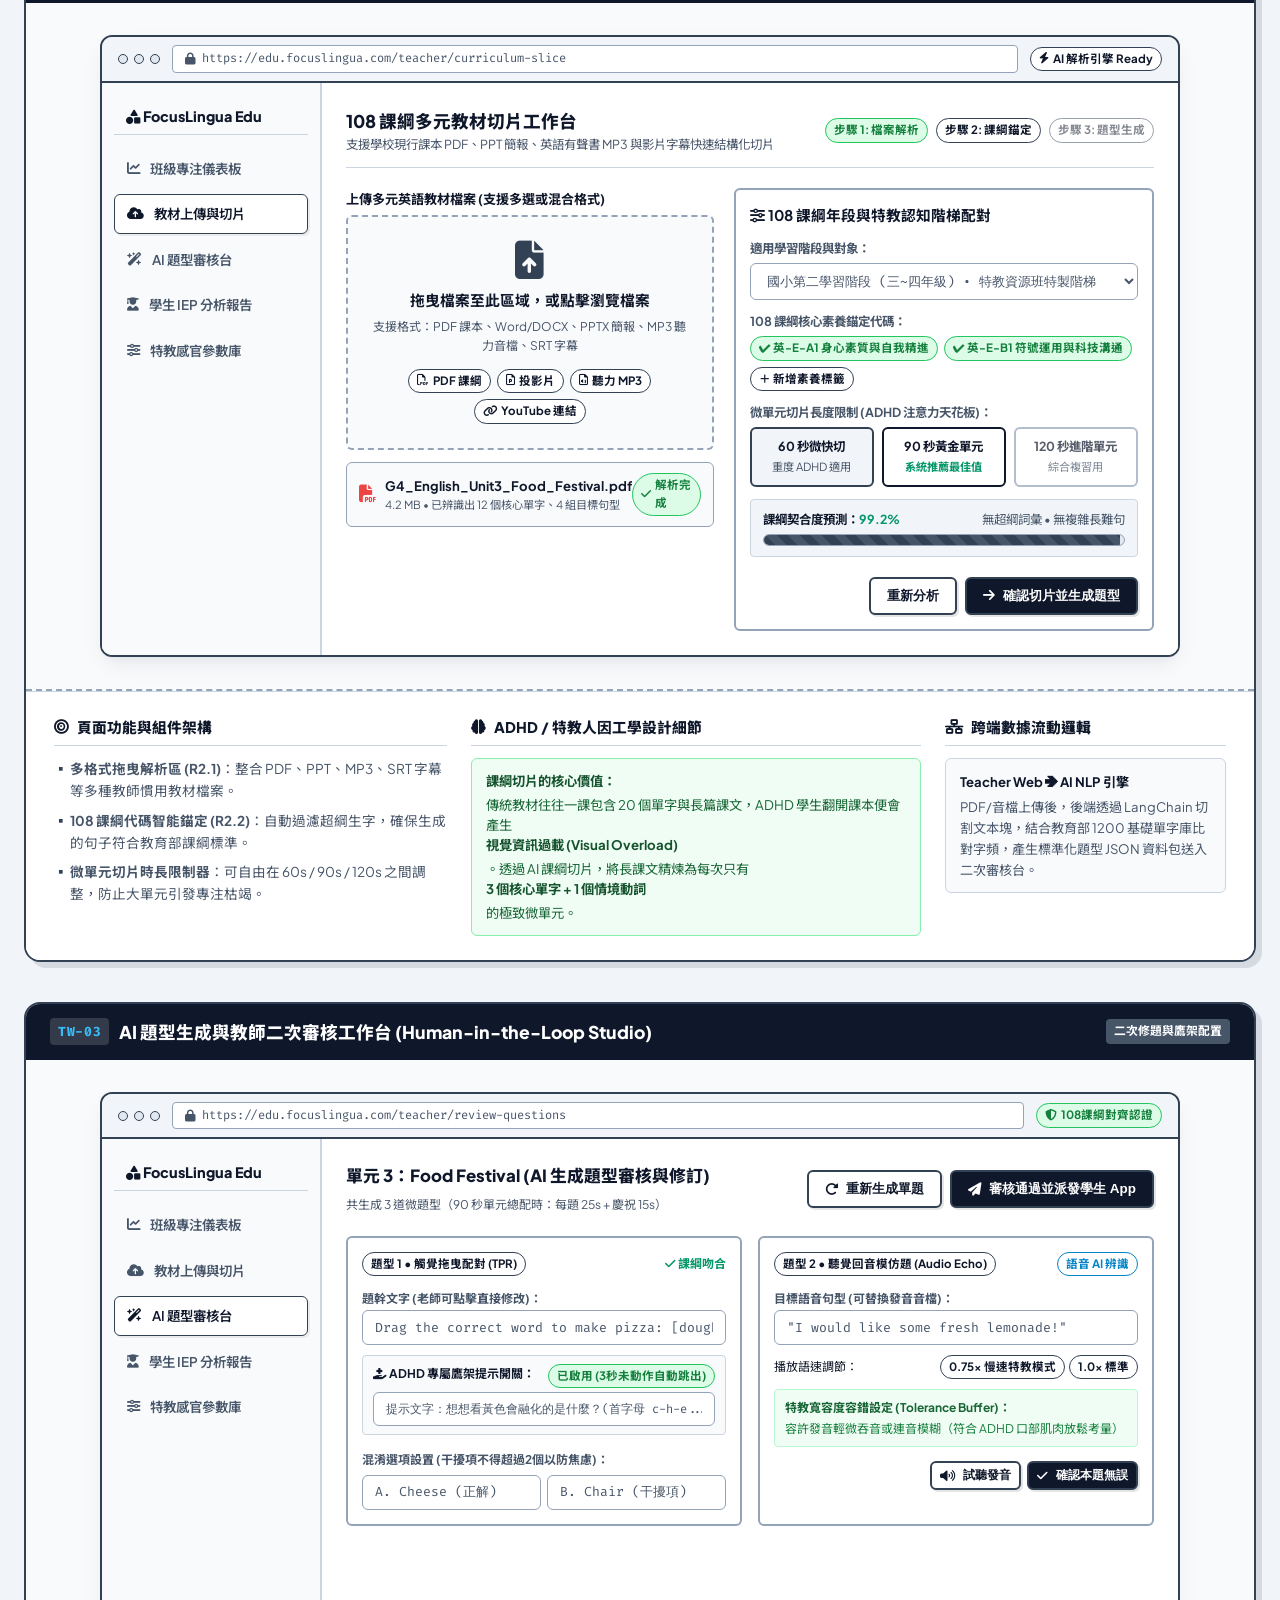
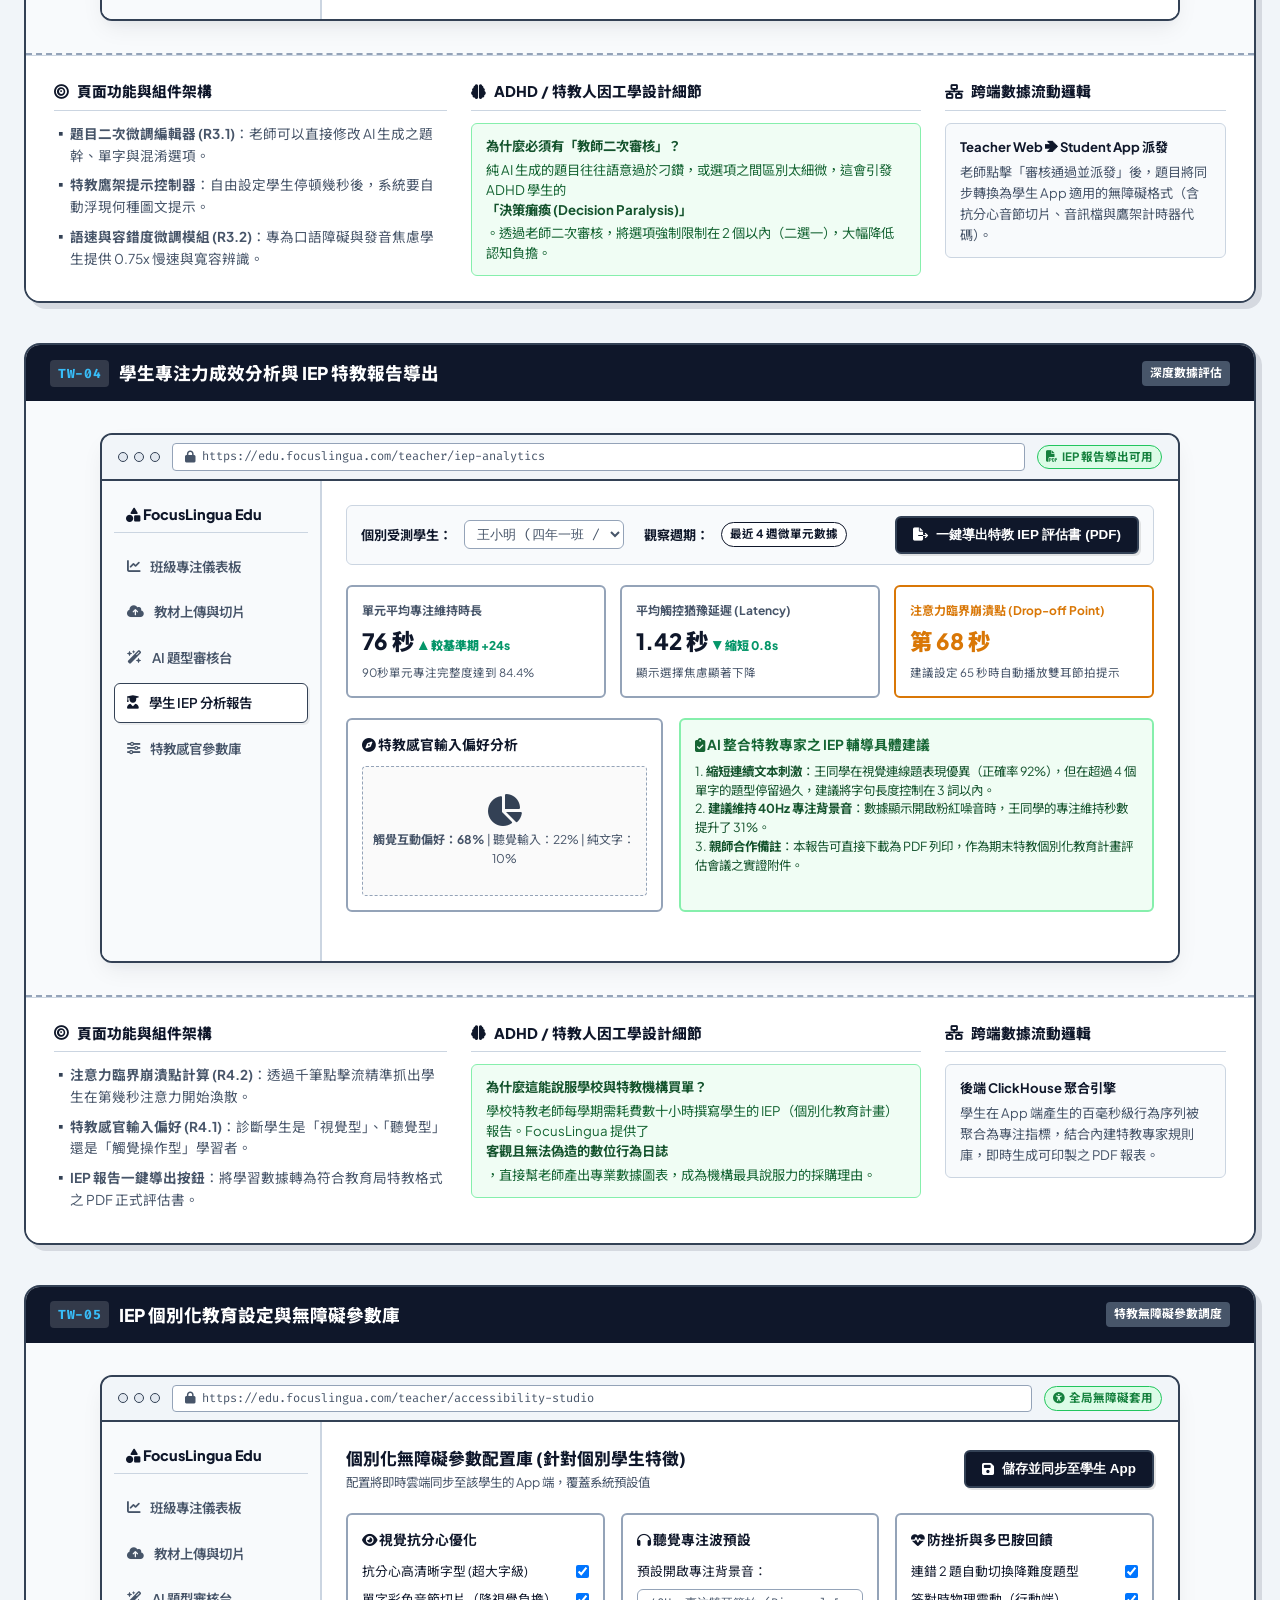
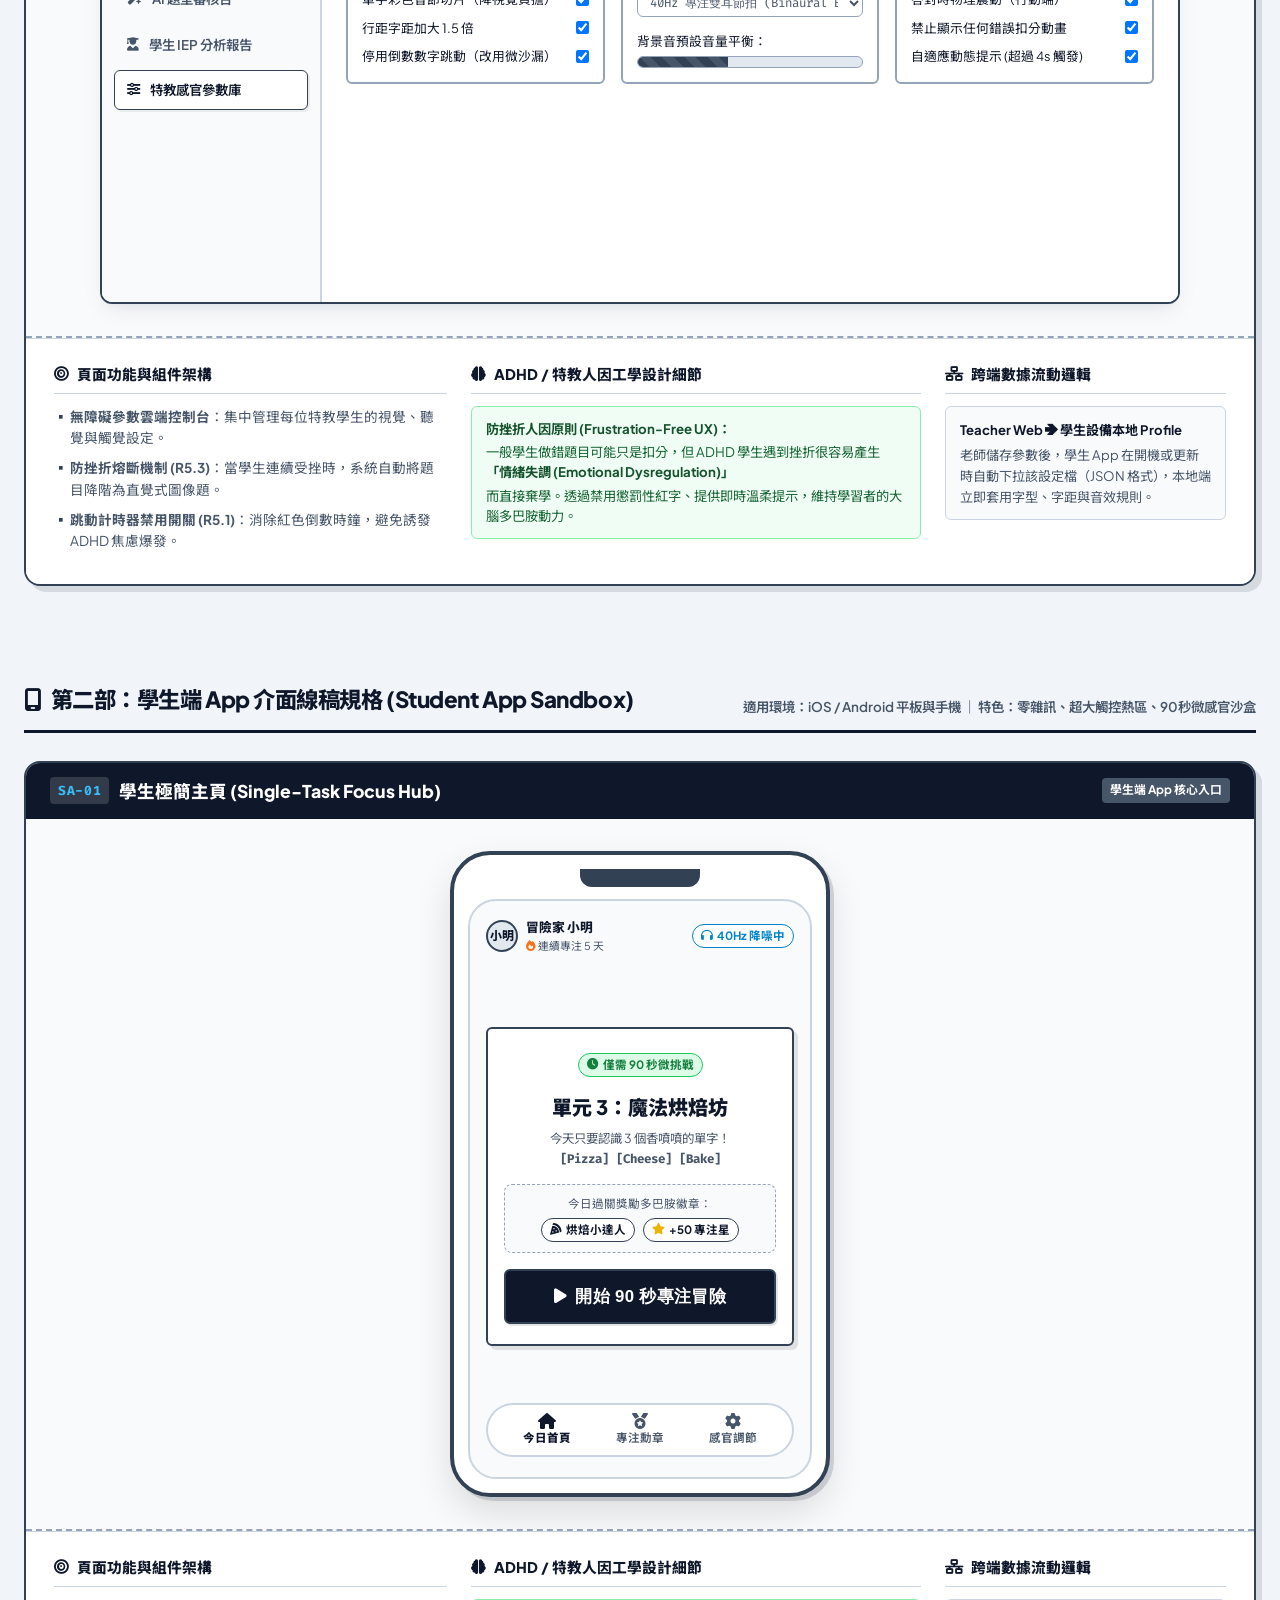
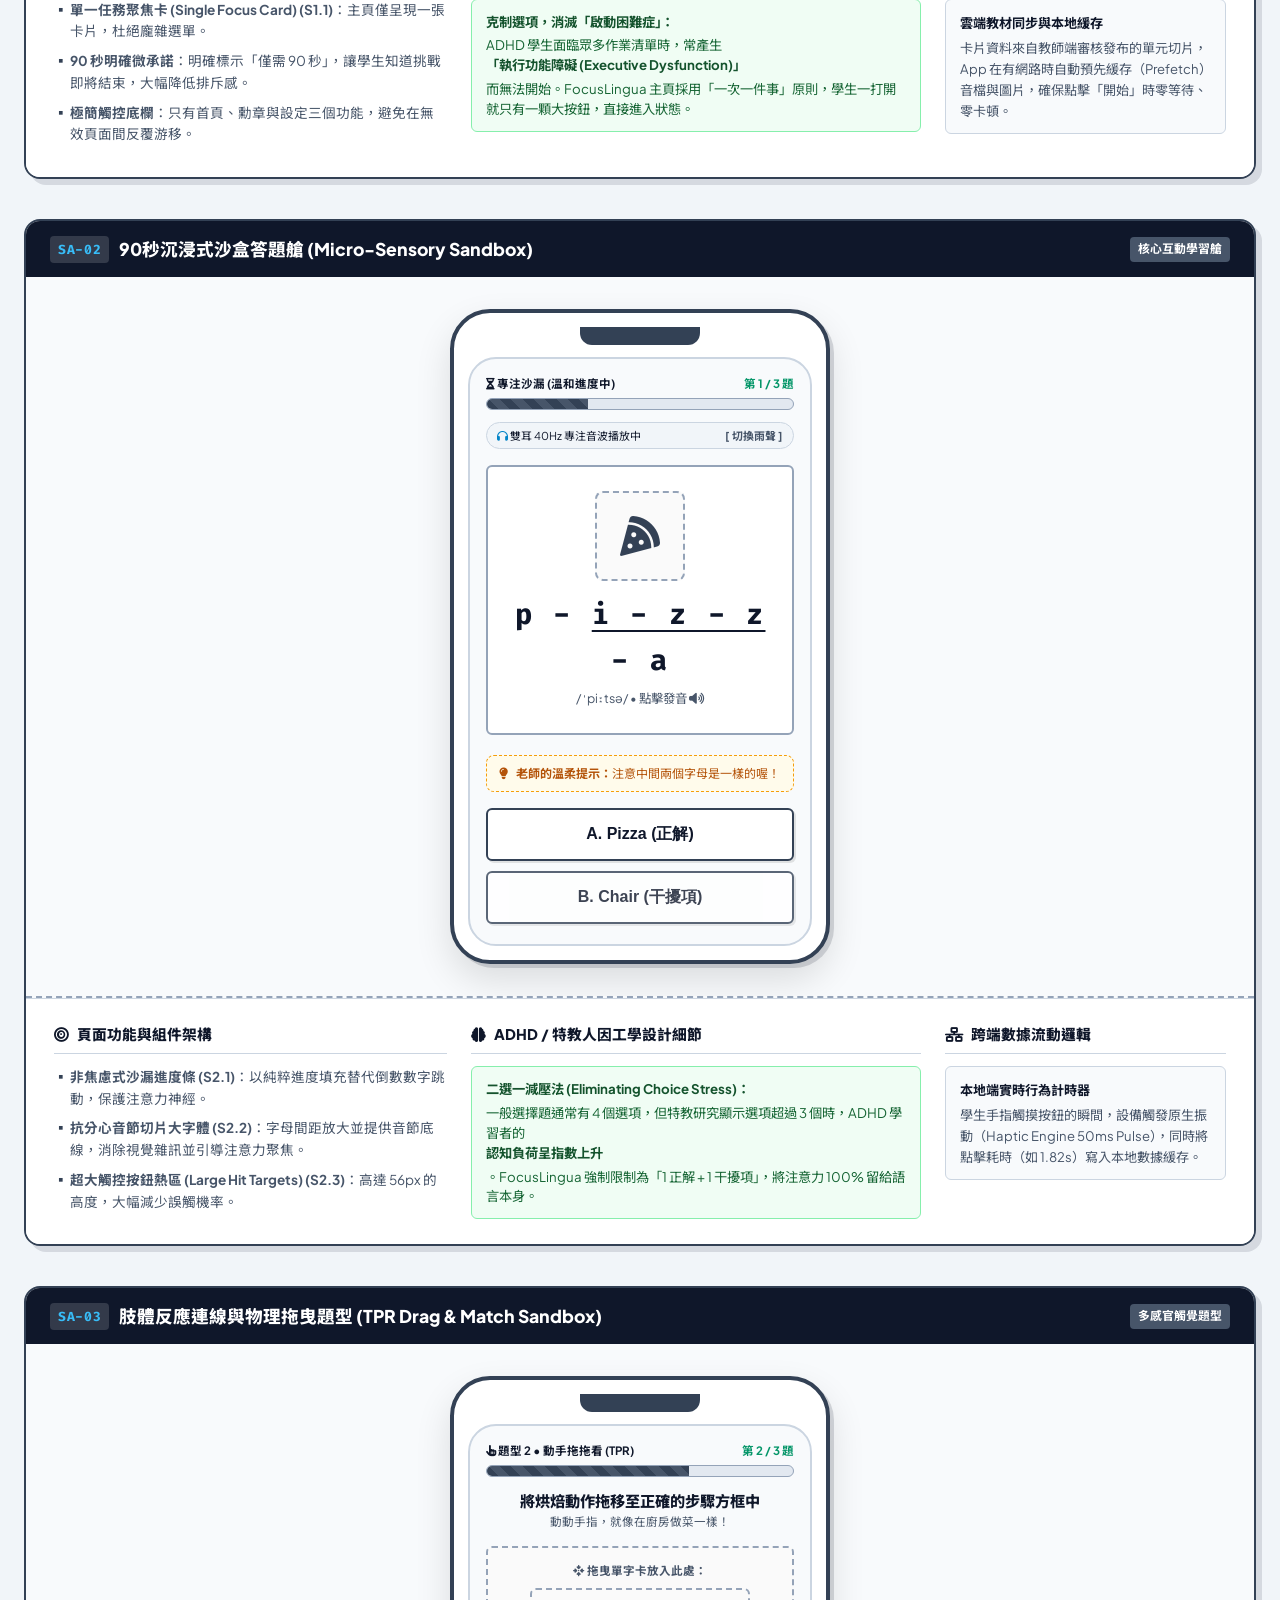
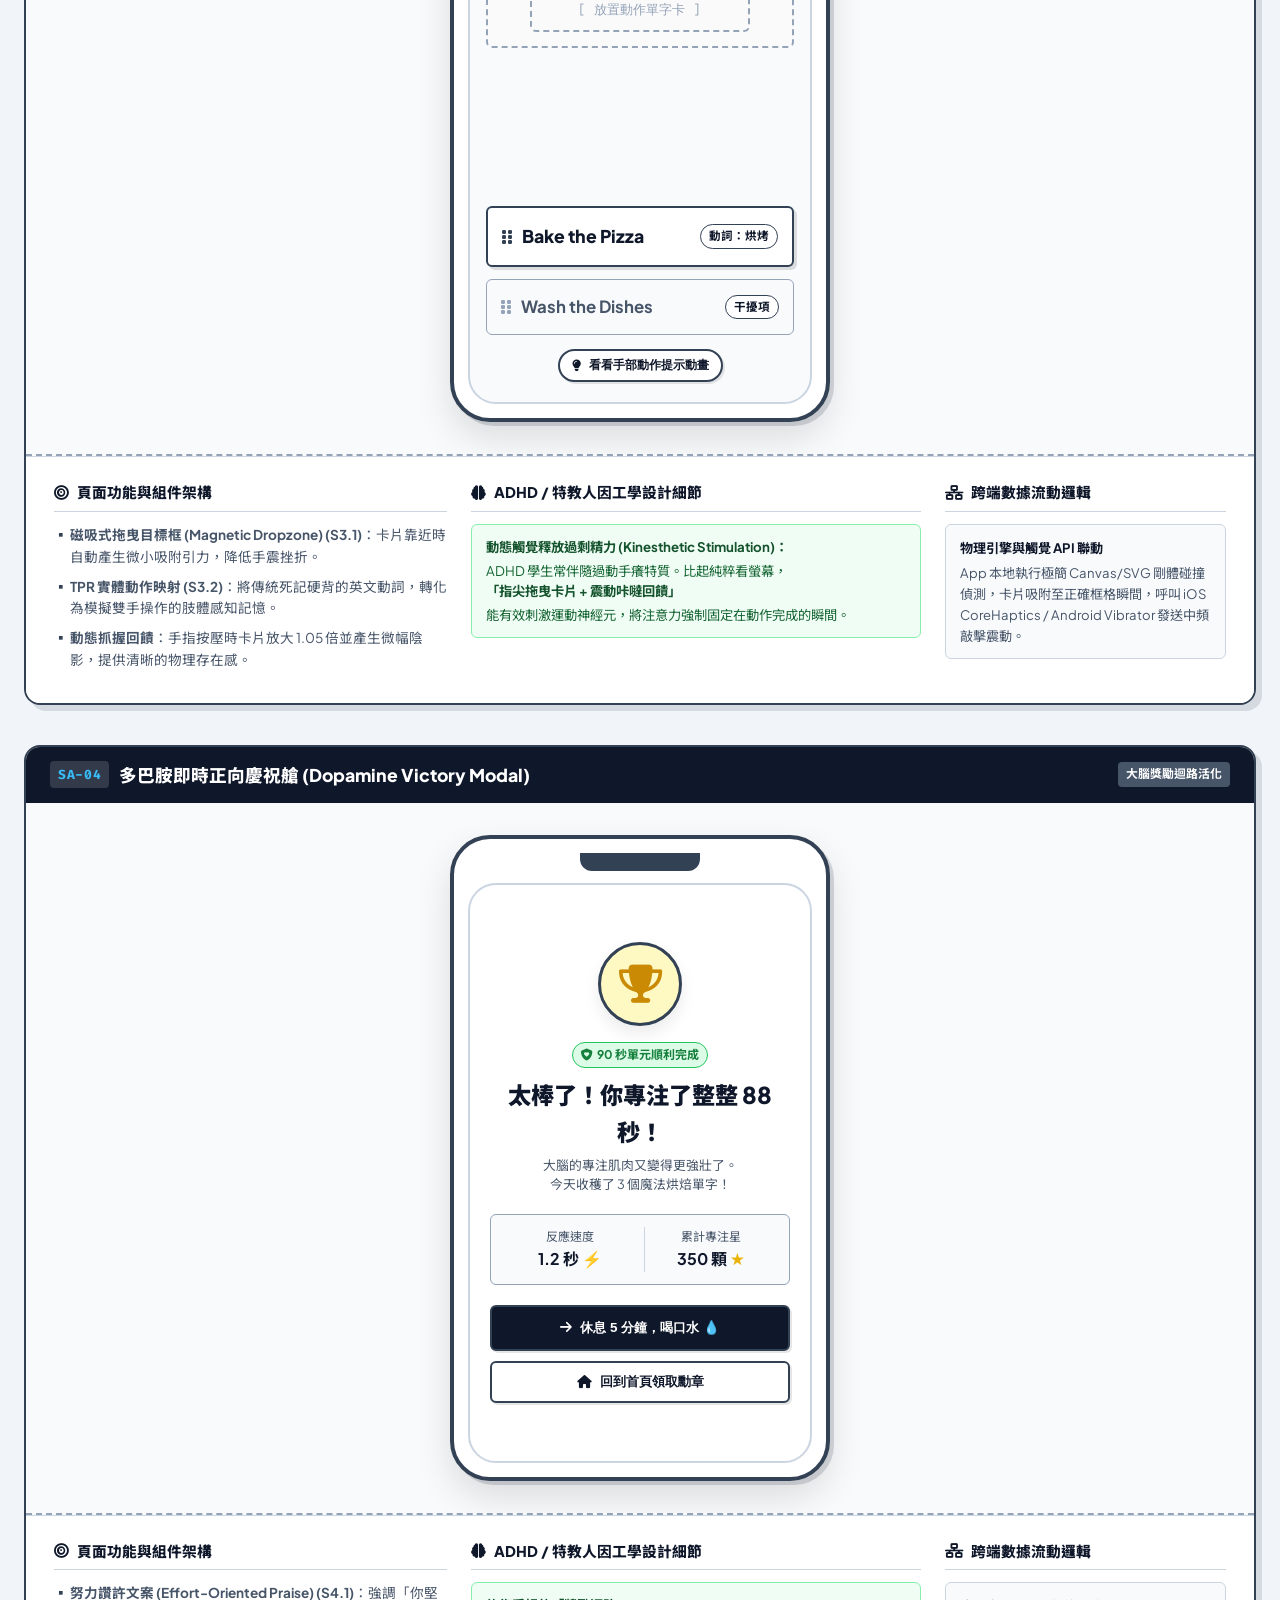
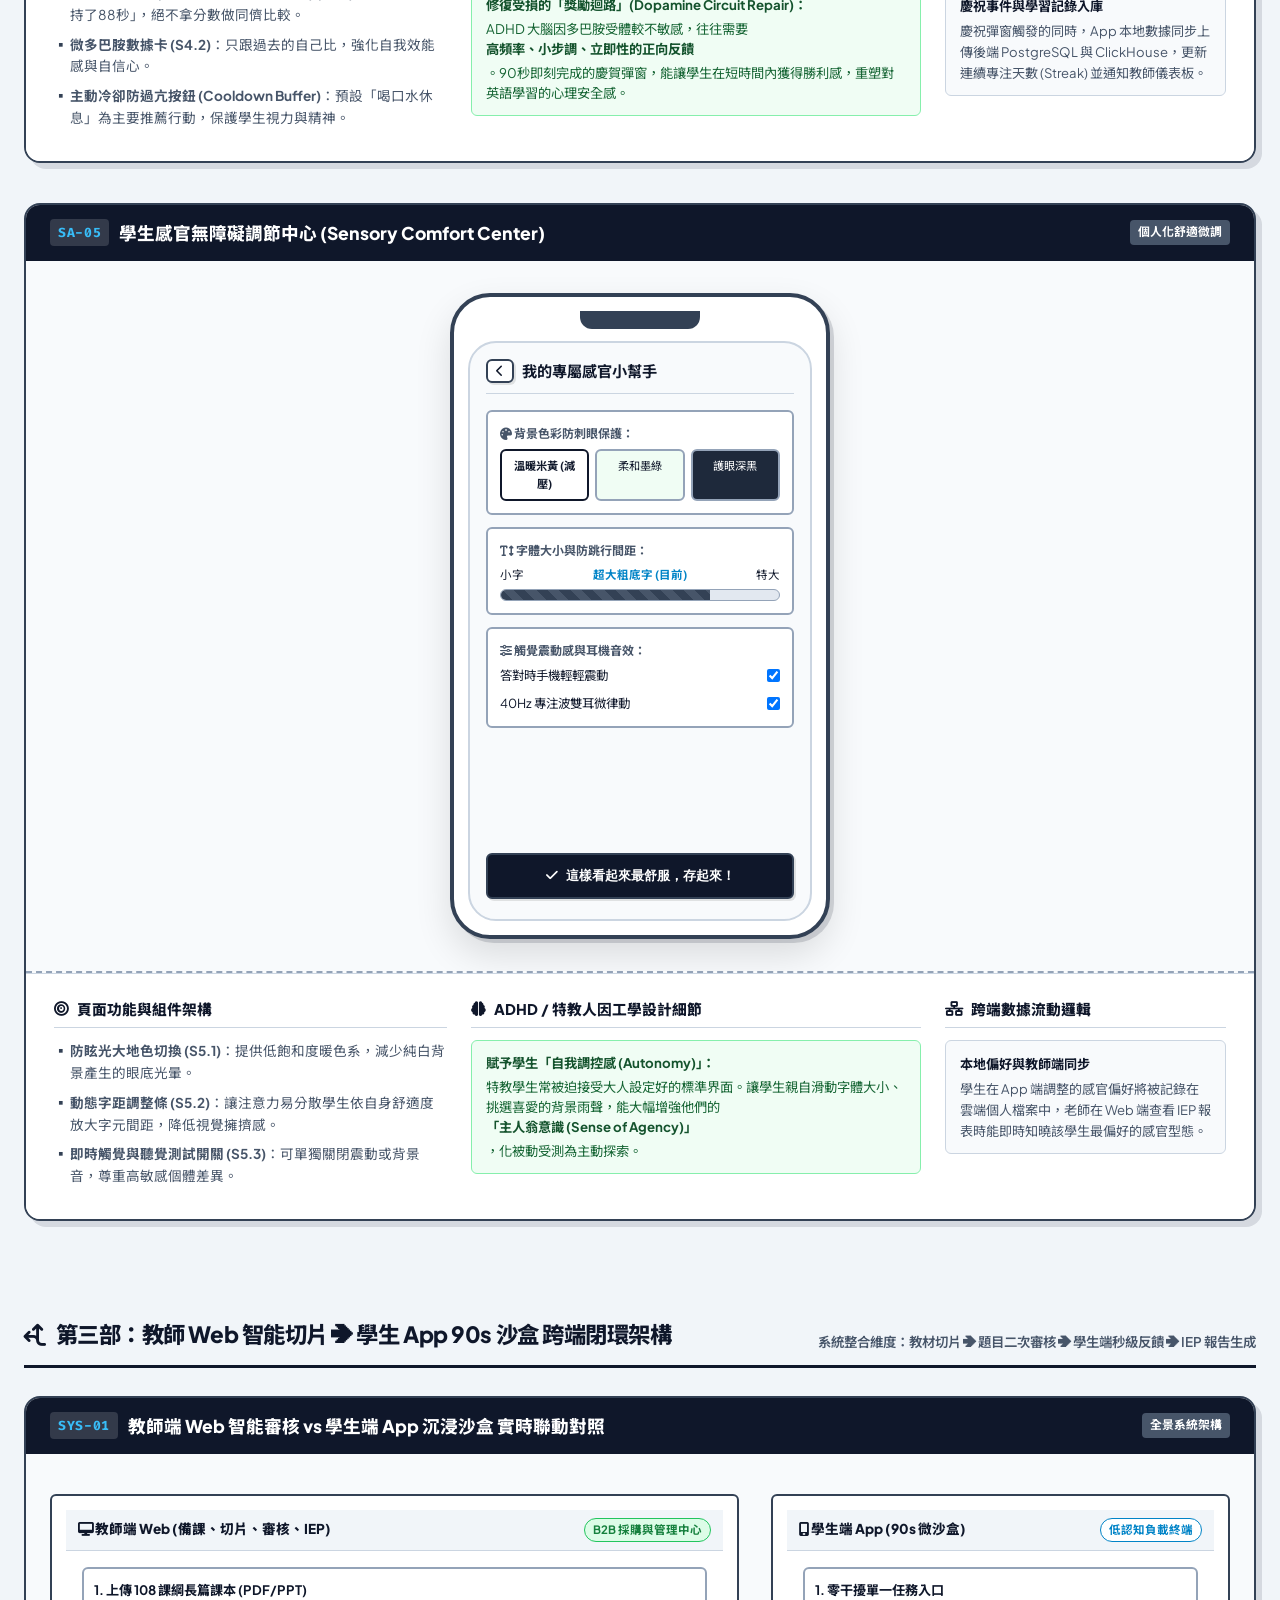
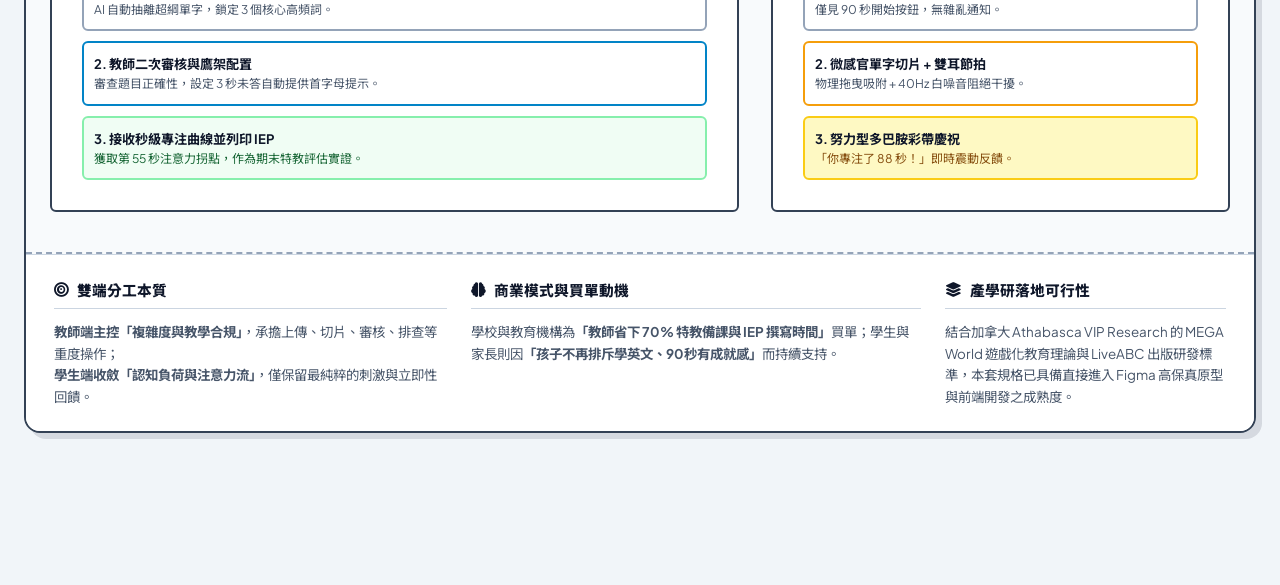
<file: focuslingua_wireframes.html>
<!DOCTYPE html>
<html lang="zh-TW">
<head>
  <meta charset="UTF-8">
  <meta name="viewport" content="width=device-width, initial-scale=1.0">
  <title>FocusLingua 修正版 UI/UX 線稿規格書 (教師端 Web & 學生端 App 完整線稿架構)</title>
  <!-- Google Fonts & FontAwesome -->
  <link rel="preconnect" href="https://fonts.googleapis.com">
  <link rel="preconnect" href="https://fonts.gstatic.com" crossorigin>
  <link href="https://fonts.googleapis.com/css2?family=Fira+Code:wght@400;600&family=Plus+Jakarta+Sans:wght@400;500;600;700;800&family=Noto+Sans+TC:wght@400;500;700;900&display=swap" rel="stylesheet">
  <link rel="stylesheet" href="https://cdnjs.cloudflare.com/ajax/libs/font-awesome/6.5.1/css/all.min.css">
  
  <style>
    /* ==========================================================================
       Wireframe Theme Variables & Global Styles
       ========================================================================== */
    :root {
      --bg-canvas: #f1f5f9;
      --bg-surface: #ffffff;
      --wf-border: #94a3b8;
      --wf-border-dark: #334155;
      --wf-border-light: #cbd5e1;
      --wf-line-sub: #e2e8f0;
      --wf-fill: #f8fafc;
      --wf-fill-active: #e2e8f0;
      --wf-fill-dark: #475569;
      --wf-accent: #0284c7;
      --wf-accent-light: #e0f2fe;
      --wf-redline: #e11d48;
      --wf-redline-bg: #ffe4e6;
      --wf-green: #059669;
      --wf-amber: #d97706;
      --text-main: #0f172a;
      --text-muted: #475569;
      --text-dim: #94a3b8;
      --radius-sm: 6px;
      --radius-md: 10px;
      --radius-lg: 16px;
      --font-ui: 'Plus Jakarta Sans', 'Noto Sans TC', sans-serif;
      --font-mono: 'Fira Code', monospace;
      --shadow-frame: 0 10px 25px -5px rgba(15, 23, 42, 0.08), 0 8px 10px -6px rgba(15, 23, 42, 0.04);
      --shadow-screen: 0 20px 30px -10px rgba(0, 0, 0, 0.12);
    }

    /* Redline Annotations Mode */
    body.show-redlines .redline-badge {
      display: inline-flex !important;
    }
    body.show-redlines .wf-annotate {
      outline: 2px dashed var(--wf-redline) !important;
      outline-offset: 2px;
      position: relative;
    }

    * {
      box-sizing: border-box;
      margin: 0;
      padding: 0;
    }

    body {
      font-family: var(--font-ui);
      background-color: var(--bg-canvas);
      color: var(--text-main);
      line-height: 1.6;
      padding-bottom: 80px;
    }

    /* ==========================================================================
       Top Navigation & Control Bar
       ========================================================================== */
    .top-header {
      position: sticky;
      top: 0;
      z-index: 1000;
      background: rgba(255, 255, 255, 0.95);
      backdrop-filter: blur(10px);
      border-bottom: 2px solid var(--wf-border-light);
      padding: 14px 28px;
      display: flex;
      justify-content: space-between;
      align-items: center;
      box-shadow: 0 2px 10px rgba(0,0,0,0.03);
    }

    .brand-section {
      display: flex;
      align-items: center;
      gap: 14px;
    }

    .brand-logo {
      width: 40px;
      height: 40px;
      background: var(--text-main);
      color: #fff;
      display: flex;
      align-items: center;
      justify-content: center;
      border-radius: var(--radius-sm);
      font-weight: 800;
      font-size: 1.15rem;
      border: 2px solid var(--text-main);
    }

    .brand-title {
      font-size: 1.15rem;
      font-weight: 800;
      letter-spacing: -0.02em;
    }

    .brand-subtitle {
      font-size: 0.8rem;
      color: var(--text-muted);
      display: flex;
      align-items: center;
      gap: 8px;
    }

    .nav-filters {
      display: flex;
      gap: 6px;
      background: var(--wf-fill);
      padding: 4px;
      border-radius: var(--radius-md);
      border: 1px solid var(--wf-border-light);
    }

    .filter-btn {
      padding: 7px 14px;
      font-size: 0.82rem;
      font-weight: 700;
      border: none;
      background: transparent;
      color: var(--text-muted);
      border-radius: var(--radius-sm);
      cursor: pointer;
      display: flex;
      align-items: center;
      gap: 6px;
      transition: all 0.15s ease;
    }

    .filter-btn:hover {
      color: var(--text-main);
      background: rgba(0,0,0,0.03);
    }

    .filter-btn.active {
      background: var(--bg-surface);
      color: var(--text-main);
      box-shadow: 0 2px 6px rgba(0,0,0,0.06);
      border: 1px solid var(--wf-border-light);
    }

    .header-actions {
      display: flex;
      align-items: center;
      gap: 12px;
    }

    .action-toggle-btn {
      padding: 7px 12px;
      font-size: 0.82rem;
      font-weight: 600;
      background: var(--bg-surface);
      border: 1px solid var(--wf-border);
      border-radius: var(--radius-sm);
      cursor: pointer;
      display: flex;
      align-items: center;
      gap: 6px;
      color: var(--text-main);
      transition: all 0.2s;
    }

    .action-toggle-btn.active {
      background: var(--wf-redline-bg);
      border-color: var(--wf-redline);
      color: var(--wf-redline);
    }

    .btn-return {
      padding: 7px 14px;
      background: var(--text-main);
      color: #fff;
      border: none;
      border-radius: var(--radius-sm);
      font-size: 0.82rem;
      font-weight: 600;
      text-decoration: none;
      display: flex;
      align-items: center;
      gap: 6px;
    }

    /* ==========================================================================
       Hero Banner / Context Overview
       ========================================================================== */
    .hero-banner {
      max-width: 1300px;
      margin: 28px auto 10px;
      padding: 0 24px;
    }

    .banner-card {
      background: var(--bg-surface);
      border: 2px solid var(--wf-border-dark);
      border-radius: var(--radius-md);
      padding: 24px 28px;
      display: grid;
      grid-template-columns: 1.6fr 1fr;
      gap: 28px;
      box-shadow: 4px 4px 0px rgba(15, 23, 42, 0.1);
    }

    .banner-left h1 {
      font-size: 1.6rem;
      font-weight: 800;
      line-height: 1.3;
      margin-bottom: 8px;
    }

    .banner-left p {
      font-size: 0.92rem;
      color: var(--text-muted);
      margin-bottom: 16px;
    }

    .pill-tags {
      display: flex;
      flex-wrap: wrap;
      gap: 8px;
    }

    .pill-tag {
      font-size: 0.76rem;
      font-weight: 700;
      background: var(--wf-fill);
      border: 1px solid var(--wf-border);
      padding: 3px 10px;
      border-radius: 999px;
      color: var(--text-main);
      display: inline-flex;
      align-items: center;
      gap: 5px;
    }

    .banner-right {
      background: var(--wf-fill);
      border: 1px dashed var(--wf-border);
      border-radius: var(--radius-sm);
      padding: 16px 20px;
      display: flex;
      flex-direction: column;
      justify-content: center;
      font-size: 0.85rem;
    }

    .banner-right h4 {
      font-size: 0.88rem;
      font-weight: 800;
      margin-bottom: 8px;
      display: flex;
      align-items: center;
      gap: 6px;
    }

    .banner-right ul {
      list-style: none;
      padding-left: 0;
    }

    .banner-right li {
      position: relative;
      padding-left: 16px;
      margin-bottom: 6px;
      color: var(--text-muted);
      font-size: 0.82rem;
    }

    .banner-right li::before {
      content: "✔";
      position: absolute;
      left: 0;
      color: var(--wf-green);
      font-size: 0.8rem;
    }

    /* ==========================================================================
       Wireframe Section & Showcase Container
       ========================================================================== */
    .wireframe-container {
      max-width: 1300px;
      margin: 32px auto;
      padding: 0 24px;
      display: flex;
      flex-direction: column;
      gap: 56px;
    }

    .section-title-bar {
      border-bottom: 3px solid var(--text-main);
      padding-bottom: 12px;
      margin-bottom: 28px;
      display: flex;
      justify-content: space-between;
      align-items: flex-end;
    }

    .section-title-bar h2 {
      font-size: 1.4rem;
      font-weight: 800;
      letter-spacing: -0.02em;
      display: flex;
      align-items: center;
      gap: 10px;
    }

    .section-title-bar .section-meta {
      font-size: 0.84rem;
      font-weight: 600;
      color: var(--text-muted);
    }

    /* Single Wireframe Card Wrapper */
    .wf-card-wrapper {
      background: var(--bg-surface);
      border: 2px solid var(--wf-border-dark);
      border-radius: var(--radius-lg);
      box-shadow: 6px 6px 0px rgba(15, 23, 42, 0.12);
      overflow: hidden;
      margin-bottom: 40px;
    }

    .wf-card-header {
      background: var(--text-main);
      color: #fff;
      padding: 14px 24px;
      display: flex;
      justify-content: space-between;
      align-items: center;
    }

    .wf-id-badge {
      font-family: var(--font-mono);
      font-size: 0.82rem;
      background: rgba(255, 255, 255, 0.15);
      padding: 3px 8px;
      border-radius: 4px;
      font-weight: 700;
      color: #38bdf8;
      letter-spacing: 0.05em;
    }

    .wf-card-title {
      font-size: 1.1rem;
      font-weight: 800;
      display: flex;
      align-items: center;
      gap: 10px;
    }

    .wf-role-tag {
      font-size: 0.74rem;
      padding: 3px 8px;
      border-radius: 4px;
      font-weight: 700;
      background: var(--wf-fill-dark);
      color: #fff;
    }

    /* Wireframe Viewport Canvas */
    .wf-viewport-canvas {
      background: #f8fafc;
      padding: 32px 24px;
      border-bottom: 2px dashed var(--wf-border);
      display: flex;
      justify-content: center;
      overflow-x: auto;
    }

    /* ==========================================================================
       Wireframe Aesthetics (Blueprint / Wireframe Elements)
       ========================================================================== */
    .wf-web-frame {
      width: 100%;
      max-width: 1080px;
      background: #ffffff;
      border: 2px solid var(--wf-border-dark);
      border-radius: 12px;
      box-shadow: var(--shadow-frame);
      overflow: hidden;
      display: flex;
      flex-direction: column;
    }

    .wf-browser-bar {
      background: #f1f5f9;
      border-bottom: 2px solid var(--wf-border-dark);
      padding: 8px 16px;
      display: flex;
      align-items: center;
      gap: 12px;
    }

    .wf-dots {
      display: flex;
      gap: 6px;
    }

    .wf-dot {
      width: 10px;
      height: 10px;
      border-radius: 50%;
      border: 1.5px solid var(--wf-border-dark);
      background: #e2e8f0;
    }

    .wf-url-bar {
      flex: 1;
      background: #ffffff;
      border: 1.5px solid var(--wf-border);
      border-radius: 4px;
      padding: 3px 12px;
      font-size: 0.75rem;
      font-family: var(--font-mono);
      color: var(--text-muted);
      display: flex;
      align-items: center;
      gap: 6px;
    }

    /* Web Inner Layout */
    .wf-web-body {
      display: grid;
      grid-template-columns: 220px 1fr;
      min-height: 480px;
      background: #ffffff;
    }

    .wf-sidebar {
      background: #f8fafc;
      border-right: 2px solid var(--wf-border-light);
      padding: 16px 12px;
      display: flex;
      flex-direction: column;
      gap: 6px;
    }

    .wf-side-item {
      display: flex;
      align-items: center;
      gap: 10px;
      padding: 8px 12px;
      border-radius: var(--radius-sm);
      font-size: 0.84rem;
      font-weight: 600;
      color: var(--text-muted);
      border: 1px solid transparent;
      cursor: default;
    }

    .wf-side-item.active {
      background: #ffffff;
      border: 1.5px solid var(--wf-border-dark);
      color: var(--text-main);
      box-shadow: 2px 2px 0px rgba(0,0,0,0.06);
    }

    .wf-content-area {
      padding: 24px;
      background: #ffffff;
      display: flex;
      flex-direction: column;
      gap: 20px;
    }

    /* Mobile Frame Aesthetics */
    .wf-phone-wrapper {
      width: 380px;
      background: #ffffff;
      border: 4px solid var(--wf-border-dark);
      border-radius: 40px;
      padding: 14px;
      box-shadow: 0 16px 36px rgba(0,0,0,0.12), 4px 4px 0px rgba(15,23,42,0.15);
      position: relative;
    }

    .wf-notch {
      width: 120px;
      height: 18px;
      background: var(--wf-border-dark);
      border-radius: 0 0 12px 12px;
      margin: 0 auto 12px;
    }

    .wf-phone-screen {
      background: #f8fafc;
      border: 2px solid var(--wf-border-light);
      border-radius: 28px;
      min-height: 580px;
      display: flex;
      flex-direction: column;
      overflow: hidden;
      padding: 16px 16px 20px;
      position: relative;
    }

    /* Common Wireframe Structural Components */
    .wf-box {
      background: #ffffff;
      border: 2px solid var(--wf-border);
      border-radius: var(--radius-sm);
      padding: 14px;
      position: relative;
    }

    .wf-box.dark-accent {
      background: #f1f5f9;
      border-color: var(--wf-border-dark);
    }

    .wf-box.dashed {
      border-style: dashed;
      background: #f8fafc;
    }

    .wf-btn-wire {
      display: inline-flex;
      align-items: center;
      justify-content: center;
      gap: 8px;
      padding: 8px 16px;
      font-size: 0.84rem;
      font-weight: 700;
      border: 2px solid var(--wf-border-dark);
      border-radius: var(--radius-sm);
      background: #ffffff;
      color: var(--text-main);
      box-shadow: 2px 2px 0px rgba(0,0,0,0.1);
    }

    .wf-btn-wire.filled {
      background: var(--text-main);
      color: #ffffff;
    }

    .wf-btn-wire.accent {
      background: var(--wf-accent-light);
      border-color: var(--wf-accent);
      color: var(--wf-accent);
    }

    .wf-pill {
      font-size: 0.72rem;
      font-weight: 700;
      border: 1.5px solid var(--wf-border-dark);
      padding: 2px 8px;
      border-radius: 999px;
      background: #ffffff;
      display: inline-flex;
      align-items: center;
      gap: 4px;
    }

    .wf-pill.alert {
      background: #fee2e2;
      border-color: #ef4444;
      color: #b91c1c;
    }

    .wf-pill.success {
      background: #dcfce7;
      border-color: #22c55e;
      color: #15803d;
    }

    .wf-input-wire {
      border: 1.5px solid var(--wf-border);
      background: #ffffff;
      padding: 8px 12px;
      border-radius: var(--radius-sm);
      font-size: 0.82rem;
      font-family: var(--font-mono);
      width: 100%;
      color: var(--text-muted);
    }

    .wf-progress-wire {
      height: 12px;
      background: #e2e8f0;
      border: 1.5px solid var(--wf-border);
      border-radius: 999px;
      overflow: hidden;
      position: relative;
    }

    .wf-progress-fill {
      height: 100%;
      background: repeating-linear-gradient(
        45deg,
        var(--wf-border-dark),
        var(--wf-border-dark) 8px,
        #475569 8px,
        #475569 16px
      );
    }

    /* Redline Annotations (Visible when toggled) */
    .redline-badge {
      display: none;
      background: var(--wf-redline);
      color: #ffffff;
      font-size: 0.7rem;
      font-family: var(--font-mono);
      font-weight: 800;
      padding: 2px 6px;
      border-radius: 4px;
      position: absolute;
      top: -8px;
      right: -8px;
      z-index: 50;
      box-shadow: 0 2px 4px rgba(0,0,0,0.2);
    }

    /* ==========================================================================
       Wireframe Explanation Panel (Below Wireframe)
       ========================================================================== */
    .wf-explanation-panel {
      padding: 24px 28px;
      background: #ffffff;
      border-top: 1px solid var(--wf-border-light);
    }

    .explanation-grid {
      display: grid;
      grid-template-columns: 1.4fr 1.6fr 1fr;
      gap: 24px;
    }

    .exp-column {
      display: flex;
      flex-direction: column;
      gap: 12px;
    }

    .exp-column h4 {
      font-size: 0.92rem;
      font-weight: 800;
      color: var(--text-main);
      display: flex;
      align-items: center;
      gap: 8px;
      border-bottom: 1.5px solid var(--wf-border-light);
      padding-bottom: 6px;
    }

    .exp-feature-list {
      list-style: none;
      font-size: 0.85rem;
    }

    .exp-feature-list li {
      position: relative;
      padding-left: 16px;
      margin-bottom: 8px;
      color: var(--text-muted);
    }

    .exp-feature-list li::before {
      content: "▪";
      position: absolute;
      left: 0;
      color: var(--wf-border-dark);
    }

    .adhd-rationale-box {
      background: #f0fdf4;
      border: 1.5px solid #86efac;
      border-radius: var(--radius-sm);
      padding: 12px 14px;
      font-size: 0.83rem;
      color: #166534;
      line-height: 1.5;
    }

    .adhd-rationale-box strong {
      color: #14532d;
      display: block;
      margin-bottom: 4px;
    }

    .data-flow-box {
      background: #f8fafc;
      border: 1.5px solid var(--wf-border-light);
      border-radius: var(--radius-sm);
      padding: 12px 14px;
      font-size: 0.82rem;
      color: var(--text-muted);
    }

    .data-flow-box strong {
      color: var(--text-main);
      display: block;
      margin-bottom: 4px;
    }

    /* Comparison Dual Screen Layout */
    .dual-screen-grid {
      display: grid;
      grid-template-columns: 1.5fr 1fr;
      gap: 32px;
      width: 100%;
      align-items: flex-start;
    }

    /* Responsive Queries */
    @media (max-width: 1024px) {
      .banner-card {
        grid-template-columns: 1fr;
      }
      .wf-web-body {
        grid-template-columns: 1fr;
      }
      .wf-sidebar {
        display: none;
      }
      .explanation-grid {
        grid-template-columns: 1fr;
      }
      .dual-screen-grid {
        grid-template-columns: 1fr;
      }
    }
  </style>
</head>
<body>

  <!-- Top Global Header -->
  <header class="top-header">
    <div class="brand-section">
      <div class="brand-logo">FL</div>
      <div>
        <div class="brand-title">FocusLingua 修正版・雙端線框圖規格書</div>
        <div class="brand-subtitle">
          <span><i class="fa-solid fa-graduation-cap"></i> 特教注意力專用英語教材系統</span>
          <span>•</span>
          <span style="color: var(--wf-green); font-weight:700;"><i class="fa-solid fa-circle-check"></i> 教師 Web & 學生 App 完整線稿</span>
        </div>
      </div>
    </div>

    <!-- Navigation Filters -->
    <div class="nav-filters">
      <button class="filter-btn active" onclick="filterWireframes('all')"><i class="fa-solid fa-layer-group"></i> 全部線稿 (10)</button>
      <button class="filter-btn" onclick="filterWireframes('teacher')"><i class="fa-solid fa-chalkboard-user"></i> 教師端 Web (5)</button>
      <button class="filter-btn" onclick="filterWireframes('student')"><i class="fa-solid fa-mobile-screen"></i> 學生端 App (5)</button>
      <button class="filter-btn" onclick="filterWireframes('dual')"><i class="fa-solid fa-arrows-split-up-and-left"></i> 雙端對照架構</button>
    </div>

    <div class="header-actions">
      <button class="action-toggle-btn" id="redline-toggle" onclick="toggleRedlines()">
        <i class="fa-solid fa-pen-ruler"></i> 特教人因標註 (Redlines)
      </button>
      <a href="focuslingua_live_app.html" class="btn-return" style="background:#0284c7; color:#fff; border-color:#0284c7;">
        <i class="fa-solid fa-window-restore"></i> 雙端實體系統 (Live App)
      </a>
      <a href="pitch_presentation.html" class="btn-return">
        <i class="fa-solid fa-arrow-left"></i> 成果簡報艙
      </a>
      <a href="index.html" class="btn-return">
        <i class="fa-solid fa-house"></i> 首頁
      </a>
    </div>
  </header>

  <!-- Context & Product Architecture Overview -->
  <div class="hero-banner">
    <div class="banner-card">
      <div class="banner-left">
        <h1>FocusLingua 修正版：線稿設計核心規範</h1>
        <p>
          本套線稿專為<strong>注意力不集中特定族群（注意力不足過動症 ADHD / ADD）與低專注耐受度學習者</strong>量身打造。遵循「<strong>教師 Web 智能切片與二次審核</strong>」與「<strong>學生 App 90 秒微感官沉浸沙盒</strong>」之雙端分離架構，實現由特教機構/學校買單、教師主導教學、學生無痛專注的閉環。
        </p>
        <div class="pill-tags">
          <span class="pill-tag"><i class="fa-solid fa-clock"></i> 90 秒認知負載上限</span>
          <span class="pill-tag"><i class="fa-solid fa-font"></i> 抗分心高清晰字型與音節切片</span>
          <span class="pill-tag"><i class="fa-solid fa-headphones"></i> 40Hz 專注波雙耳節拍</span>
          <span class="pill-tag"><i class="fa-solid fa-file-arrow-up"></i> 多元格式課綱切片 (PDF/PPT/MP3)</span>
          <span class="pill-tag"><i class="fa-solid fa-pen-to-square"></i> 教師二次題型審核工作台</span>
          <span class="pill-tag"><i class="fa-solid fa-chart-pie"></i> 專注崩潰拐點與 IEP 報告導出</span>
        </div>
      </div>
      <div class="banner-right">
        <h4><i class="fa-solid fa-sliders"></i> 線框圖人因設計四原則</h4>
        <ul>
          <li><strong>單向視線引導 (Single Focal Line)</strong>：消除邊緣閃爍元件，視線強制收束於中央。</li>
          <li><strong>動態鷹架提示 (Scaffolding on Demand)</strong>：偵測延遲即時給予字根提示，防止挫折中斷。</li>
          <li><strong>非侵入式倒數 (Non-stressful Timer)</strong>：漸進圓環替代跳動數字，消解 ADHD 時間焦慮。</li>
          <li><strong>多巴胺即時回饋 (Instant Haptic Gratification)</strong>：答對即刻觸覺震動與微粒子，活化大腦獎勵迴路。</li>
        </ul>
      </div>
    </div>
  </div>

  <!-- Main Wireframe Showcase Section -->
  <main class="wireframe-container">

    <!-- ========================================================================
         PART 1: TEACHER WEB WIREFRAMES (教師端 Web 系統 - 5 大介面)
         ======================================================================== -->
    <div class="wf-category-group" data-category="teacher">
      <div class="section-title-bar">
        <h2><i class="fa-solid fa-chalkboard-user"></i> 第一部：教師端 Web 系統線稿規格 (Teacher Web Studio)</h2>
        <div class="section-meta">適用環境：Chrome / Safari 桌面端 1080p+ ｜ 目標買單者：學校、特教機構、英語任課教師</div>
      </div>

      <!-- TW-01: 教師儀表板與注意力監控中心 -->
      <article class="wf-card-wrapper">
        <div class="wf-card-header">
          <div class="wf-card-title">
            <span class="wf-id-badge">TW-01</span>
            <span>教師儀表板與班級專注力即時監控中心</span>
          </div>
          <span class="wf-role-tag">教師專屬 Web</span>
        </div>

        <!-- Wireframe Canvas -->
        <div class="wf-viewport-canvas">
          <div class="wf-web-frame">
            <!-- Browser Top Bar -->
            <div class="wf-browser-bar">
              <div class="wf-dots"><span class="wf-dot"></span><span class="wf-dot"></span><span class="wf-dot"></span></div>
              <div class="wf-url-bar"><i class="fa-solid fa-lock"></i> https://edu.focuslingua.com/teacher/dashboard</div>
              <div class="wf-pill success"><i class="fa-solid fa-circle"></i> 系統連線正常</div>
            </div>

            <!-- Web Body -->
            <div class="wf-web-body">
              <!-- Sidebar -->
              <aside class="wf-sidebar">
                <div style="font-weight:800; font-size:0.9rem; padding: 6px 12px; margin-bottom:8px; border-bottom:1.5px solid var(--wf-border-light);">
                  <i class="fa-solid fa-shapes"></i> FocusLingua Edu
                </div>
                <div class="wf-side-item active"><i class="fa-solid fa-chart-line"></i> 班級專注儀表板</div>
                <div class="wf-side-item"><i class="fa-solid fa-cloud-arrow-up"></i> 教材上傳與切片</div>
                <div class="wf-side-item"><i class="fa-solid fa-wand-magic-sparkles"></i> AI 題型審核台</div>
                <div class="wf-side-item"><i class="fa-solid fa-user-graduate"></i> 學生 IEP 分析報告</div>
                <div class="wf-side-item"><i class="fa-solid fa-sliders"></i> 特教感官參數庫</div>
                <div style="margin-top:auto; padding:10px 12px; border-top:1.5px solid var(--wf-border-light); font-size:0.75rem; color:var(--text-muted);">
                  林老師 (特教雙語班)<br><span style="color:var(--wf-accent);">中原附小 資源班</span>
                </div>
              </aside>

              <!-- Main Content Area -->
              <div class="wf-content-area">
                <!-- Top Row Metric Badges -->
                <div style="display:grid; grid-template-columns: repeat(4, 1fr); gap:14px;">
                  <div class="wf-box dark-accent">
                    <span class="redline-badge">R1.1</span>
                    <div style="font-size:0.75rem; color:var(--text-muted); font-weight:700;">班級平均專注指數</div>
                    <div style="font-size:1.5rem; font-weight:900; margin:4px 0;">84.2% <span style="font-size:0.75rem; color:var(--wf-green);">▲ +5.8%</span></div>
                    <div class="wf-progress-wire"><div class="wf-progress-fill" style="width:84%;"></div></div>
                  </div>
                  <div class="wf-box">
                    <div style="font-size:0.75rem; color:var(--text-muted); font-weight:700;">今日微單元完成數</div>
                    <div style="font-size:1.5rem; font-weight:900; margin:4px 0;">42 次</div>
                    <div style="font-size:0.75rem; color:var(--text-muted);">人均完成 3.5 個 90s 單元</div>
                  </div>
                  <div class="wf-box" style="border-color:#f87171;">
                    <span class="redline-badge">R1.2</span>
                    <div style="font-size:0.75rem; color:#dc2626; font-weight:700;"><i class="fa-solid fa-triangle-exclamation"></i> 注意力中斷警報</div>
                    <div style="font-size:1.5rem; font-weight:900; color:#dc2626; margin:4px 0;">2 位學生</div>
                    <div style="font-size:0.72rem; color:var(--text-muted);">第 55s 點擊延遲明顯攀升</div>
                  </div>
                  <div class="wf-box">
                    <div style="font-size:0.75rem; color:var(--text-muted); font-weight:700;">108 課綱吻合度</div>
                    <div style="font-size:1.5rem; font-weight:900; color:var(--wf-green); margin:4px 0;">98.5%</div>
                    <div style="font-size:0.72rem; color:var(--text-muted);">符合特教英語階段指標</div>
                  </div>
                </div>

                <!-- Middle: Chart & Student Attention Status -->
                <div style="display:grid; grid-template-columns: 1.8fr 1.2fr; gap:16px;">
                  <!-- Chart Box -->
                  <div class="wf-box">
                    <div style="display:flex; justify-content:space-between; align-items:center; margin-bottom:12px;">
                      <strong style="font-size:0.9rem;"><i class="fa-solid fa-wave-square"></i> 90秒專注力維持曲線 (班級即時對比)</strong>
                      <span class="wf-pill">動態取樣：200ms/次</span>
                    </div>
                    <!-- Wireframe Vector Wave Chart -->
                    <div style="height:140px; border:1.5px dashed var(--wf-border); background:#fafafa; border-radius:4px; display:flex; align-items:center; justify-content:center; position:relative;">
                      <svg width="90%" height="80%" viewBox="0 0 400 100" style="overflow:visible;">
                        <line x1="0" y1="90" x2="400" y2="90" stroke="#cbd5e1" stroke-width="1.5" />
                        <line x1="0" y1="10" x2="400" y2="10" stroke="#f1f5f9" stroke-width="1" />
                        <!-- Normal Focus Curve -->
                        <path d="M 0,40 Q 100,20 200,30 T 400,60" fill="none" stroke="#94a3b8" stroke-width="2" stroke-dasharray="4" />
                        <!-- High Attention Peak with Scaffolding -->
                        <path d="M 0,35 Q 120,15 220,25 T 320,30 T 400,45" fill="none" stroke="#0284c7" stroke-width="2.5" />
                        <!-- Drop-off Warning Point -->
                        <circle cx="260" cy="28" r="5" fill="#ef4444" />
                        <text x="268" y="24" font-size="10" fill="#ef4444" font-family="monospace">55s 拐點提示觸發</text>
                      </svg>
                    </div>
                    <div style="display:flex; justify-content:space-between; font-size:0.72rem; color:var(--text-muted); margin-top:6px;">
                      <span>0s (任務開始)</span>
                      <span>30s (第一道刺激)</span>
                      <span style="color:#ef4444; font-weight:700;">60s (注意力極限考驗)</span>
                      <span>90s (微單元完成)</span>
                    </div>
                  </div>

                  <!-- Right Alert List -->
                  <div class="wf-box">
                    <strong style="font-size:0.9rem; display:block; margin-bottom:10px;">
                      <i class="fa-solid fa-bell"></i> 個別化關懷推薦清單
                    </strong>
                    <div style="display:flex; flex-direction:column; gap:8px;">
                      <div style="background:#fff1f2; border:1px solid #fecdd3; padding:8px 10px; border-radius:4px; font-size:0.78rem;">
                        <div style="display:flex; justify-content:space-between; font-weight:700; color:#9f1239;">
                          <span>王同學 (ADHD 輕度)</span>
                          <span>延遲 3.2s</span>
                        </div>
                        <div style="color:#881337; margin-top:2px;">單元 3 第 2 題停滯，已自適應發送首字母提示。</div>
                      </div>
                      <div style="background:#f8fafc; border:1px solid var(--wf-border-light); padding:8px 10px; border-radius:4px; font-size:0.78rem;">
                        <div style="display:flex; justify-content:space-between; font-weight:700;">
                          <span>李同學 (ADHD 分心型)</span>
                          <span style="color:var(--wf-green);">穩定進步</span>
                        </div>
                        <div style="color:var(--text-muted); margin-top:2px;">微感官聚焦模式下專注持續度提升 40%。</div>
                      </div>
                      <button class="wf-btn-wire" style="width:100%; font-size:0.75rem; padding:6px; margin-top:4px;">
                        <i class="fa-solid fa-sliders"></i> 一鍵調整全班鷹架強度
                      </button>
                    </div>
                  </div>
                </div>

                <!-- Bottom Quick Action Row -->
                <div style="display:flex; justify-content:space-between; align-items:center; background:#f1f5f9; padding:12px 16px; border-radius:var(--radius-sm); border:1.5px solid var(--wf-border);">
                  <div style="font-size:0.84rem; font-weight:700;">
                    <i class="fa-solid fa-folder-plus"></i> 備課準備：將明日英語教案轉為 90 秒注意力微教材？
                  </div>
                  <button class="wf-btn-wire filled"><i class="fa-solid fa-plus"></i> 新增教案上傳與切片</button>
                </div>
              </div>
            </div>
          </div>
        </div>

        <!-- Wireframe Explanation -->
        <div class="wf-explanation-panel">
          <div class="explanation-grid">
            <div class="exp-column">
              <h4><i class="fa-solid fa-bullseye"></i> 頁面功能與組件架構</h4>
              <ul class="exp-feature-list">
                <li><strong>班級注意力即時儀表板</strong>：統整特教班或普通班 ADHD 學生的專注時長與完成度。</li>
                <li><strong>注意力中斷警報卡 (R1.2)</strong>：以紅色警示提示第 55 秒停滯的學生，避免挫折感堆積。</li>
                <li><strong>90s 專注曲線圖譜</strong>：以秒為單位繪製注意力流失曲線，視覺化呈現鷹架提示的效果。</li>
              </ul>
            </div>
            <div class="exp-column">
              <h4><i class="fa-solid fa-brain"></i> ADHD / 特教人因工學設計細節</h4>
              <div class="adhd-rationale-box">
                <strong>為什麼老師需要這張儀表板？</strong>
                傳統成績單只能反映「對與錯」，但 ADHD 與特教學生最大的痛點在於<strong>「專注耐力崩潰」</strong>。本介面讓老師一目了然看見學生是在第 30 秒、第 55 秒還是第 80 秒失去注意力，從而能精準調整教案長度，不再盲目指責學生不專心。
              </div>
            </div>
            <div class="exp-column">
              <h4><i class="fa-solid fa-network-wired"></i> 跨端數據流動邏輯</h4>
              <div class="data-flow-box">
                <strong>Student App ➔ Teacher Web</strong>
                學生在 App 端每一毫秒的觸摸反應延遲 (Touch Latency) 與題目停留時間，經由輕量 WebSocket 即時串流至本儀表板，每 2 秒更新一次專注力狀態。
              </div>
            </div>
          </div>
        </div>
      </article>

      <!-- TW-02: 多元格式教材上傳與課綱切片艙 -->
      <article class="wf-card-wrapper">
        <div class="wf-card-header">
          <div class="wf-card-title">
            <span class="wf-id-badge">TW-02</span>
            <span>多元格式教材上傳與 108 課綱切片艙</span>
          </div>
          <span class="wf-role-tag">教材智能解析端</span>
        </div>

        <div class="wf-viewport-canvas">
          <div class="wf-web-frame">
            <div class="wf-browser-bar">
              <div class="wf-dots"><span class="wf-dot"></span><span class="wf-dot"></span><span class="wf-dot"></span></div>
              <div class="wf-url-bar"><i class="fa-solid fa-lock"></i> https://edu.focuslingua.com/teacher/curriculum-slice</div>
              <div class="wf-pill"><i class="fa-solid fa-bolt"></i> AI 解析引擎 Ready</div>
            </div>

            <div class="wf-web-body">
              <aside class="wf-sidebar">
                <div style="font-weight:800; font-size:0.9rem; padding: 6px 12px; margin-bottom:8px; border-bottom:1.5px solid var(--wf-border-light);">
                  <i class="fa-solid fa-shapes"></i> FocusLingua Edu
                </div>
                <div class="wf-side-item"><i class="fa-solid fa-chart-line"></i> 班級專注儀表板</div>
                <div class="wf-side-item active"><i class="fa-solid fa-cloud-arrow-up"></i> 教材上傳與切片</div>
                <div class="wf-side-item"><i class="fa-solid fa-wand-magic-sparkles"></i> AI 題型審核台</div>
                <div class="wf-side-item"><i class="fa-solid fa-user-graduate"></i> 學生 IEP 分析報告</div>
                <div class="wf-side-item"><i class="fa-solid fa-sliders"></i> 特教感官參數庫</div>
              </aside>

              <div class="wf-content-area">
                <!-- Step Breadcrumb -->
                <div style="display:flex; justify-content:space-between; align-items:center; border-bottom:1.5px solid var(--wf-border-light); padding-bottom:12px;">
                  <div>
                    <h3 style="font-size:1.1rem; font-weight:800;">108 課綱多元教材切片工作台</h3>
                    <p style="font-size:0.78rem; color:var(--text-muted);">支援學校現行課本 PDF、PPT 簡報、英語有聲書 MP3 與影片字幕快速結構化切片</p>
                  </div>
                  <div style="display:flex; gap:8px;">
                    <span class="wf-pill success">步驟 1: 檔案解析</span>
                    <span class="wf-pill">步驟 2: 課綱錨定</span>
                    <span class="wf-pill" style="opacity:0.5;">步驟 3: 題型生成</span>
                  </div>
                </div>

                <div style="display:grid; grid-template-columns: 1.4fr 1.6fr; gap:20px;">
                  <!-- Left: Multimodal Dropzone -->
                  <div>
                    <label style="font-size:0.82rem; font-weight:700; display:block; margin-bottom:6px;">
                      上傳多元英語教材檔案 (支援多選或混合格式)
                    </label>
                    <div class="wf-box dashed" style="min-height:220px; display:flex; flex-direction:column; align-items:center; justify-content:center; text-align:center; padding:24px; position:relative;">
                      <span class="redline-badge">R2.1</span>
                      <i class="fa-solid fa-file-arrow-up" style="font-size:2.4rem; color:var(--wf-border-dark); margin-bottom:10px;"></i>
                      <strong style="font-size:0.92rem;">拖曳檔案至此區域，或點擊瀏覽檔案</strong>
                      <p style="font-size:0.75rem; color:var(--text-muted); margin-top:4px;">
                        支援格式：PDF 課本、Word/DOCX、PPTX 簡報、MP3 聽力音檔、SRT 字幕
                      </p>
                      <div style="display:flex; gap:6px; margin-top:14px; flex-wrap:wrap; justify-content:center;">
                        <span class="wf-pill"><i class="fa-regular fa-file-pdf"></i> PDF 課綱</span>
                        <span class="wf-pill"><i class="fa-regular fa-file-powerpoint"></i> 投影片</span>
                        <span class="wf-pill"><i class="fa-regular fa-file-audio"></i> 聽力 MP3</span>
                        <span class="wf-pill"><i class="fa-solid fa-link"></i> YouTube 連結</span>
                      </div>
                    </div>

                    <!-- Uploaded File Item Preview -->
                    <div style="margin-top:12px; background:#f8fafc; border:1px solid var(--wf-border); border-radius:var(--radius-sm); padding:10px 12px; display:flex; align-items:center; justify-content:space-between;">
                      <div style="display:flex; align-items:center; gap:8px; font-size:0.82rem;">
                        <i class="fa-solid fa-file-pdf" style="color:#ef4444; font-size:1.1rem;"></i>
                        <div>
                          <div style="font-weight:700;">G4_English_Unit3_Food_Festival.pdf</div>
                          <div style="font-size:0.7rem; color:var(--text-muted);">4.2 MB • 已辨識出 12 個核心單字、4 組目標句型</div>
                        </div>
                      </div>
                      <span class="wf-pill success"><i class="fa-solid fa-check"></i> 解析完成</span>
                    </div>
                  </div>

                  <!-- Right: Curriculum Alignment Settings -->
                  <div class="wf-box">
                    <span class="redline-badge">R2.2</span>
                    <strong style="font-size:0.92rem; display:block; margin-bottom:12px;">
                      <i class="fa-solid fa-sliders"></i> 108 課綱年段與特教認知階梯配對
                    </strong>

                    <div style="display:flex; flex-direction:column; gap:12px;">
                      <div>
                        <label style="font-size:0.78rem; font-weight:700; color:var(--text-muted); display:block; margin-bottom:4px;">
                          適用學習階段與對象：
                        </label>
                        <select class="wf-input-wire">
                          <option>國小第二學習階段 (三~四年級) • 特教資源班特製階梯</option>
                          <option>國小第三學習階段 (五~六年級) • ADHD 輕量聚焦組</option>
                          <option>國中特教融合班 • 零挫折微單元組</option>
                        </select>
                      </div>

                      <div>
                        <label style="font-size:0.78rem; font-weight:700; color:var(--text-muted); display:block; margin-bottom:4px;">
                          108 課綱核心素養錨定代碼：
                        </label>
                        <div style="display:flex; gap:6px; flex-wrap:wrap;">
                          <span class="wf-pill success">✔ 英-E-A1 身心素質與自我精進</span>
                          <span class="wf-pill success">✔ 英-E-B1 符號運用與科技溝通</span>
                          <span class="wf-pill">＋ 新增素養標籤</span>
                        </div>
                      </div>

                      <div>
                        <label style="font-size:0.78rem; font-weight:700; color:var(--text-muted); display:block; margin-bottom:4px;">
                          微單元切片長度限制 (ADHD 注意力天花板)：
                        </label>
                        <div style="display:grid; grid-template-columns: repeat(3, 1fr); gap:8px;">
                          <div class="wf-box dark-accent" style="padding:8px; text-align:center; font-size:0.78rem; cursor:pointer;">
                            <strong>60 秒微快切</strong><br><span style="font-size:0.7rem; color:var(--text-muted);">重度 ADHD 適用</span>
                          </div>
                          <div class="wf-box" style="padding:8px; text-align:center; font-size:0.78rem; border-color:var(--text-main); font-weight:700;">
                            <strong>90 秒黃金單元</strong><br><span style="font-size:0.7rem; color:var(--wf-green);">系統推薦最佳值</span>
                          </div>
                          <div class="wf-box" style="padding:8px; text-align:center; font-size:0.78rem; opacity:0.7;">
                            <strong>120 秒進階單元</strong><br><span style="font-size:0.7rem; color:var(--text-muted);">綜合複習用</span>
                          </div>
                        </div>
                      </div>

                      <!-- Alignment Accuracy Report -->
                      <div style="background:#f1f5f9; padding:10px 12px; border-radius:4px; border:1px solid var(--wf-border-light); font-size:0.78rem;">
                        <div style="display:flex; justify-content:space-between; margin-bottom:4px;">
                          <strong>課綱契合度預測：<span style="color:var(--wf-green);">99.2%</span></strong>
                          <span style="color:var(--text-muted);">無超綱詞彙 • 無複雜長難句</span>
                        </div>
                        <div class="wf-progress-wire"><div class="wf-progress-fill" style="width:99%;"></div></div>
                      </div>

                      <div style="display:flex; justify-content:flex-end; gap:8px; margin-top:8px;">
                        <button class="wf-btn-wire">重新分析</button>
                        <button class="wf-btn-wire filled"><i class="fa-solid fa-arrow-right"></i> 確認切片並生成題型</button>
                      </div>
                    </div>
                  </div>
                </div>
              </div>
            </div>
          </div>
        </div>

        <div class="wf-explanation-panel">
          <div class="explanation-grid">
            <div class="exp-column">
              <h4><i class="fa-solid fa-bullseye"></i> 頁面功能與組件架構</h4>
              <ul class="exp-feature-list">
                <li><strong>多格式拖曳解析區 (R2.1)</strong>：整合 PDF、PPT、MP3、SRT 字幕等多種教師慣用教材檔案。</li>
                <li><strong>108 課綱代碼智能錨定 (R2.2)</strong>：自動過濾超綱生字，確保生成的句子符合教育部課綱標準。</li>
                <li><strong>微單元切片時長限制器</strong>：可自由在 60s / 90s / 120s 之間調整，防止大單元引發專注枯竭。</li>
              </ul>
            </div>
            <div class="exp-column">
              <h4><i class="fa-solid fa-brain"></i> ADHD / 特教人因工學設計細節</h4>
              <div class="adhd-rationale-box">
                <strong>課綱切片的核心價值：</strong>
                傳統教材往往一課包含 20 個單字與長篇課文，ADHD 學生翻開課本便會產生<strong>視覺資訊過載 (Visual Overload)</strong>。透過 AI 課綱切片，將長課文精煉為每次只有 <strong>3 個核心單字 + 1 個情境動詞</strong> 的極致微單元。
              </div>
            </div>
            <div class="exp-column">
              <h4><i class="fa-solid fa-network-wired"></i> 跨端數據流動邏輯</h4>
              <div class="data-flow-box">
                <strong>Teacher Web ➔ AI NLP 引擎</strong>
                PDF/音檔上傳後，後端透過 LangChain 切割文本塊，結合教育部 1200 基礎單字庫比對字頻，產生標準化題型 JSON 資料包送入二次審核台。
              </div>
            </div>
          </div>
        </div>
      </article>

      <!-- TW-03: AI 題型生成與教師二次審核工作台 -->
      <article class="wf-card-wrapper">
        <div class="wf-card-header">
          <div class="wf-card-title">
            <span class="wf-id-badge">TW-03</span>
            <span>AI 題型生成與教師二次審核工作台 (Human-in-the-Loop Studio)</span>
          </div>
          <span class="wf-role-tag">二次修題與鷹架配置</span>
        </div>

        <div class="wf-viewport-canvas">
          <div class="wf-web-frame">
            <div class="wf-browser-bar">
              <div class="wf-dots"><span class="wf-dot"></span><span class="wf-dot"></span><span class="wf-dot"></span></div>
              <div class="wf-url-bar"><i class="fa-solid fa-lock"></i> https://edu.focuslingua.com/teacher/review-questions</div>
              <div class="wf-pill success"><i class="fa-solid fa-shield-halved"></i> 108課綱對齊認證</div>
            </div>

            <div class="wf-web-body">
              <aside class="wf-sidebar">
                <div style="font-weight:800; font-size:0.9rem; padding: 6px 12px; margin-bottom:8px; border-bottom:1.5px solid var(--wf-border-light);">
                  <i class="fa-solid fa-shapes"></i> FocusLingua Edu
                </div>
                <div class="wf-side-item"><i class="fa-solid fa-chart-line"></i> 班級專注儀表板</div>
                <div class="wf-side-item"><i class="fa-solid fa-cloud-arrow-up"></i> 教材上傳與切片</div>
                <div class="wf-side-item active"><i class="fa-solid fa-wand-magic-sparkles"></i> AI 題型審核台</div>
                <div class="wf-side-item"><i class="fa-solid fa-user-graduate"></i> 學生 IEP 分析報告</div>
                <div class="wf-side-item"><i class="fa-solid fa-sliders"></i> 特教感官參數庫</div>
              </aside>

              <div class="wf-content-area">
                <!-- Action Header -->
                <div style="display:flex; justify-content:space-between; align-items:center;">
                  <div>
                    <h3 style="font-size:1.05rem; font-weight:800;">
                      單元 3：Food Festival (AI 生成題型審核與修訂)
                    </h3>
                    <span style="font-size:0.75rem; color:var(--text-muted);">共生成 3 道微題型（90 秒單元總配時：每題 25s + 慶祝 15s）</span>
                  </div>
                  <div style="display:flex; gap:8px;">
                    <button class="wf-btn-wire"><i class="fa-solid fa-rotate-right"></i> 重新生成單題</button>
                    <button class="wf-btn-wire filled"><i class="fa-solid fa-paper-plane"></i> 審核通過並派發學生 App</button>
                  </div>
                </div>

                <!-- Secondary Modification Workspace -->
                <div style="display:grid; grid-template-columns: 1fr 1fr; gap:16px;">
                  <!-- Question Card 1: 視覺連線題 (Editable) -->
                  <div class="wf-box">
                    <span class="redline-badge">R3.1</span>
                    <div style="display:flex; justify-content:space-between; align-items:center; margin-bottom:8px;">
                      <span class="wf-pill">題型 1 • 觸覺拖曳配對 (TPR)</span>
                      <span style="font-size:0.75rem; color:var(--wf-green); font-weight:700;"><i class="fa-solid fa-check"></i> 課綱吻合</span>
                    </div>

                    <label style="font-size:0.75rem; font-weight:700; color:var(--text-muted);">
                      題幹文字 (老師可點擊直接修改)：
                    </label>
                    <input type="text" class="wf-input-wire" value="Drag the correct word to make pizza: [dough] [cheese]">

                    <!-- Scaffolding Hint Configuration -->
                    <div style="margin-top:10px; background:#f8fafc; border:1px solid var(--wf-border-light); padding:8px 10px; border-radius:4px;">
                      <div style="display:flex; justify-content:space-between; font-size:0.75rem; font-weight:700; margin-bottom:4px;">
                        <span><i class="fa-solid fa-hand-holding-medical"></i> ADHD 專屬鷹架提示開關：</span>
                        <span class="wf-pill success">已啟用 (3秒未動作自動跳出)</span>
                      </div>
                      <input type="text" class="wf-input-wire" style="font-size:0.75rem;" value="提示文字：想想看黃色會融化的是什麼？(首字母 c-h-e...)">
                    </div>

                    <!-- Options Editor -->
                    <div style="margin-top:10px;">
                      <span style="font-size:0.75rem; font-weight:700; color:var(--text-muted);">混淆選項設置 (干擾項不得超過2個以防焦慮)：</span>
                      <div style="display:grid; grid-template-columns: 1fr 1fr; gap:6px; margin-top:4px;">
                        <input type="text" class="wf-input-wire" value="A. Cheese (正解)">
                        <input type="text" class="wf-input-wire" value="B. Chair (干擾項)">
                      </div>
                    </div>
                  </div>

                  <!-- Question Card 2: 聽覺回音模仿題 (Audio-Echo Challenge) -->
                  <div class="wf-box">
                    <span class="redline-badge">R3.2</span>
                    <div style="display:flex; justify-content:space-between; align-items:center; margin-bottom:8px;">
                      <span class="wf-pill">題型 2 • 聽覺回音模仿題 (Audio Echo)</span>
                      <span class="wf-pill" style="border-color:var(--wf-accent); color:var(--wf-accent);">語音 AI 辨識</span>
                    </div>

                    <label style="font-size:0.75rem; font-weight:700; color:var(--text-muted);">
                      目標語音句型 (可替換發音音檔)：
                    </label>
                    <input type="text" class="wf-input-wire" value="&quot;I would like some fresh lemonade!&quot;">

                    <div style="margin-top:10px; display:flex; align-items:center; justify-content:space-between; font-size:0.75rem;">
                      <span>播放語速調節：</span>
                      <div style="display:flex; gap:4px;">
                        <span class="wf-pill" style="border-color:var(--wf-border-dark);">0.75x 慢速特教模式</span>
                        <span class="wf-pill">1.0x 標準</span>
                      </div>
                    </div>

                    <div style="margin-top:10px; background:#f0fdf4; border:1px solid #bbf7d0; padding:8px 10px; border-radius:4px; font-size:0.75rem;">
                      <div style="font-weight:700; color:#166534;">特教寬容度容錯設定 (Tolerance Buffer)：</div>
                      <div style="color:#15803d; margin-top:2px;">容許發音輕微吞音或連音模糊（符合 ADHD 口部肌肉放鬆考量）</div>
                    </div>

                    <div style="display:flex; justify-content:flex-end; gap:6px; margin-top:14px;">
                      <button class="wf-btn-wire" style="padding:4px 8px; font-size:0.75rem;"><i class="fa-solid fa-volume-high"></i> 試聽發音</button>
                      <button class="wf-btn-wire filled" style="padding:4px 8px; font-size:0.75rem;"><i class="fa-solid fa-check"></i> 確認本題無誤</button>
                    </div>
                  </div>
                </div>
              </div>
            </div>
          </div>
        </div>

        <div class="wf-explanation-panel">
          <div class="explanation-grid">
            <div class="exp-column">
              <h4><i class="fa-solid fa-bullseye"></i> 頁面功能與組件架構</h4>
              <ul class="exp-feature-list">
                <li><strong>題目二次微調編輯器 (R3.1)</strong>：老師可以直接修改 AI 生成之題幹、單字與混淆選項。</li>
                <li><strong>特教鷹架提示控制器</strong>：自由設定學生停頓幾秒後，系統要自動浮現何種圖文提示。</li>
                <li><strong>語速與容錯度微調模組 (R3.2)</strong>：專為口語障礙與發音焦慮學生提供 0.75x 慢速與寬容辨識。</li>
              </ul>
            </div>
            <div class="exp-column">
              <h4><i class="fa-solid fa-brain"></i> ADHD / 特教人因工學設計細節</h4>
              <div class="adhd-rationale-box">
                <strong>為什麼必須有「教師二次審核」？</strong>
                純 AI 生成的題目往往語意過於刁鑽，或選項之間區別太細微，這會引發 ADHD 學生的<strong>「決策癱瘓 (Decision Paralysis)」</strong>。透過老師二次審核，將選項強制限制在 2 個以內（二選一），大幅降低認知負擔。
              </div>
            </div>
            <div class="exp-column">
              <h4><i class="fa-solid fa-network-wired"></i> 跨端數據流動邏輯</h4>
              <div class="data-flow-box">
                <strong>Teacher Web ➔ Student App 派發</strong>
                老師點擊「審核通過並派發」後，題目將同步轉換為學生 App 適用的無障礙格式（含抗分心音節切片、音訊檔與鷹架計時器代碼）。
              </div>
            </div>
          </div>
        </div>
      </article>

      <!-- TW-04: 學生專注力與學習成效多維分析 -->
      <article class="wf-card-wrapper">
        <div class="wf-card-header">
          <div class="wf-card-title">
            <span class="wf-id-badge">TW-04</span>
            <span>學生專注力成效分析與 IEP 特教報告導出</span>
          </div>
          <span class="wf-role-tag">深度數據評估</span>
        </div>

        <div class="wf-viewport-canvas">
          <div class="wf-web-frame">
            <div class="wf-browser-bar">
              <div class="wf-dots"><span class="wf-dot"></span><span class="wf-dot"></span><span class="wf-dot"></span></div>
              <div class="wf-url-bar"><i class="fa-solid fa-lock"></i> https://edu.focuslingua.com/teacher/iep-analytics</div>
              <div class="wf-pill success"><i class="fa-solid fa-file-pdf"></i> IEP 報告導出可用</div>
            </div>

            <div class="wf-web-body">
              <aside class="wf-sidebar">
                <div style="font-weight:800; font-size:0.9rem; padding: 6px 12px; margin-bottom:8px; border-bottom:1.5px solid var(--wf-border-light);">
                  <i class="fa-solid fa-shapes"></i> FocusLingua Edu
                </div>
                <div class="wf-side-item"><i class="fa-solid fa-chart-line"></i> 班級專注儀表板</div>
                <div class="wf-side-item"><i class="fa-solid fa-cloud-arrow-up"></i> 教材上傳與切片</div>
                <div class="wf-side-item"><i class="fa-solid fa-wand-magic-sparkles"></i> AI 題型審核台</div>
                <div class="wf-side-item active"><i class="fa-solid fa-user-graduate"></i> 學生 IEP 分析報告</div>
                <div class="wf-side-item"><i class="fa-solid fa-sliders"></i> 特教感官參數庫</div>
              </aside>

              <div class="wf-content-area">
                <!-- Filter Bar -->
                <div style="display:flex; justify-content:space-between; align-items:center; background:#f8fafc; padding:10px 14px; border-radius:var(--radius-sm); border:1.5px solid var(--wf-border-light);">
                  <div style="display:flex; gap:12px; align-items:center;">
                    <span style="font-size:0.82rem; font-weight:700;">個別受測學生：</span>
                    <select class="wf-input-wire" style="width:160px; padding:4px 8px;">
                      <option>王小明 (四年一班 / ADHD 專注缺失)</option>
                      <option>李小華 (四年二班 / ADHD 分心型)</option>
                    </select>
                    <span style="font-size:0.82rem; font-weight:700; margin-left:8px;">觀察週期：</span>
                    <span class="wf-pill" style="border-color:var(--text-main);">最近 4 週微單元數據</span>
                  </div>
                  <button class="wf-btn-wire filled"><i class="fa-solid fa-file-export"></i> 一鍵導出特教 IEP 評估書 (PDF)</button>
                </div>

                <!-- 3 Key Metric Blocks -->
                <div style="display:grid; grid-template-columns: repeat(3, 1fr); gap:14px;">
                  <div class="wf-box">
                    <span class="redline-badge">R4.1</span>
                    <div style="font-size:0.75rem; color:var(--text-muted); font-weight:700;">單元平均專注維持時長</div>
                    <div style="font-size:1.4rem; font-weight:900; margin:4px 0;">76 秒 <span style="font-size:0.75rem; color:var(--wf-green);">▲ 較基準期 +24s</span></div>
                    <div style="font-size:0.72rem; color:var(--text-muted);">90秒單元專注完整度達到 84.4%</div>
                  </div>
                  <div class="wf-box">
                    <div style="font-size:0.75rem; color:var(--text-muted); font-weight:700;">平均觸控猶豫延遲 (Latency)</div>
                    <div style="font-size:1.4rem; font-weight:900; margin:4px 0;">1.42 秒 <span style="font-size:0.75rem; color:var(--wf-green);">▼ 縮短 0.8s</span></div>
                    <div style="font-size:0.72rem; color:var(--text-muted);">顯示選擇焦慮顯著下降</div>
                  </div>
                  <div class="wf-box" style="border-color:var(--wf-amber);">
                    <span class="redline-badge">R4.2</span>
                    <div style="font-size:0.75rem; color:var(--wf-amber); font-weight:700;">注意力臨界崩潰點 (Drop-off Point)</div>
                    <div style="font-size:1.4rem; font-weight:900; color:var(--wf-amber); margin:4px 0;">第 68 秒</div>
                    <div style="font-size:0.72rem; color:var(--text-muted);">建議設定 65 秒時自動播放雙耳節拍提示</div>
                  </div>
                </div>

                <!-- Sensory Preference Radar & IEP Advice -->
                <div style="display:grid; grid-template-columns: 1.2fr 1.8fr; gap:16px;">
                  <div class="wf-box">
                    <strong style="font-size:0.86rem; display:block; margin-bottom:10px;">
                      <i class="fa-solid fa-compass"></i> 特教感官輸入偏好分析
                    </strong>
                    <div style="height:130px; border:1px dashed var(--wf-border); display:flex; align-items:center; justify-content:center; background:#fafafa; border-radius:4px;">
                      <div style="text-align:center; font-size:0.75rem; color:var(--text-muted);">
                        <i class="fa-solid fa-chart-pie" style="font-size:2rem; color:var(--wf-border-dark); margin-bottom:4px;"></i><br>
                        <strong>觸覺互動偏好：68%</strong> | 聽覺輸入：22% | 純文字：10%
                      </div>
                    </div>
                  </div>

                  <div class="wf-box" style="background:#f0fdf4; border-color:#86efac;">
                    <strong style="font-size:0.86rem; color:#166534; display:block; margin-bottom:6px;">
                      <i class="fa-solid fa-clipboard-check"></i> AI 整合特教專家之 IEP 輔導具體建議
                    </strong>
                    <p style="font-size:0.78rem; color:#14532d; line-height:1.5;">
                      1. <strong>縮短連續文本刺激</strong>：王同學在視覺連線題表現優異（正確率 92%），但在超過 4 個單字的題型停留過久，建議將字句長度控制在 3 詞以內。<br>
                      2. <strong>建議維持 40Hz 專注背景音</strong>：數據顯示開啟粉紅噪音時，王同學的專注維持秒數提升了 31%。<br>
                      3. <strong>親師合作備註</strong>：本報告可直接下載為 PDF 列印，作為期末特教個別化教育計畫評估會議之實證附件。
                    </p>
                  </div>
                </div>
              </div>
            </div>
          </div>
        </div>

        <div class="wf-explanation-panel">
          <div class="explanation-grid">
            <div class="exp-column">
              <h4><i class="fa-solid fa-bullseye"></i> 頁面功能與組件架構</h4>
              <ul class="exp-feature-list">
                <li><strong>注意力臨界崩潰點計算 (R4.2)</strong>：透過千筆點擊流精準抓出學生在第幾秒注意力開始渙散。</li>
                <li><strong>特教感官輸入偏好 (R4.1)</strong>：診斷學生是「視覺型」、「聽覺型」還是「觸覺操作型」學習者。</li>
                <li><strong>IEP 報告一鍵導出按鈕</strong>：將學習數據轉為符合教育局特教格式之 PDF 正式評估書。</li>
              </ul>
            </div>
            <div class="exp-column">
              <h4><i class="fa-solid fa-brain"></i> ADHD / 特教人因工學設計細節</h4>
              <div class="adhd-rationale-box">
                <strong>為什麼這能說服學校與特教機構買單？</strong>
                學校特教老師每學期需耗費數十小時撰寫學生的 IEP（個別化教育計畫）報告。FocusLingua 提供了<strong>客觀且無法偽造的數位行為日誌</strong>，直接幫老師產出專業數據圖表，成為機構最具說服力的採購理由。
              </div>
            </div>
            <div class="exp-column">
              <h4><i class="fa-solid fa-network-wired"></i> 跨端數據流動邏輯</h4>
              <div class="data-flow-box">
                <strong>後端 ClickHouse 聚合引擎</strong>
                學生在 App 端產生的百毫秒級行為序列被聚合為專注指標，結合內建特教專家規則庫，即時生成可印製之 PDF 報表。
              </div>
            </div>
          </div>
        </div>
      </article>

      <!-- TW-05: IEP 個別化教育設定與無障礙參數庫 -->
      <article class="wf-card-wrapper">
        <div class="wf-card-header">
          <div class="wf-card-title">
            <span class="wf-id-badge">TW-05</span>
            <span>IEP 個別化教育設定與無障礙參數庫</span>
          </div>
          <span class="wf-role-tag">特教無障礙參數調度</span>
        </div>

        <div class="wf-viewport-canvas">
          <div class="wf-web-frame">
            <div class="wf-browser-bar">
              <div class="wf-dots"><span class="wf-dot"></span><span class="wf-dot"></span><span class="wf-dot"></span></div>
              <div class="wf-url-bar"><i class="fa-solid fa-lock"></i> https://edu.focuslingua.com/teacher/accessibility-studio</div>
              <div class="wf-pill success"><i class="fa-solid fa-universal-access"></i> 全局無障礙套用</div>
            </div>

            <div class="wf-web-body">
              <aside class="wf-sidebar">
                <div style="font-weight:800; font-size:0.9rem; padding: 6px 12px; margin-bottom:8px; border-bottom:1.5px solid var(--wf-border-light);">
                  <i class="fa-solid fa-shapes"></i> FocusLingua Edu
                </div>
                <div class="wf-side-item"><i class="fa-solid fa-chart-line"></i> 班級專注儀表板</div>
                <div class="wf-side-item"><i class="fa-solid fa-cloud-arrow-up"></i> 教材上傳與切片</div>
                <div class="wf-side-item"><i class="fa-solid fa-wand-magic-sparkles"></i> AI 題型審核台</div>
                <div class="wf-side-item"><i class="fa-solid fa-user-graduate"></i> 學生 IEP 分析報告</div>
                <div class="wf-side-item active"><i class="fa-solid fa-sliders"></i> 特教感官參數庫</div>
              </aside>

              <div class="wf-content-area">
                <div style="display:flex; justify-content:space-between; align-items:center;">
                  <div>
                    <h3 style="font-size:1.05rem; font-weight:800;">個別化無障礙參數配置庫 (針對個別學生特徵)</h3>
                    <p style="font-size:0.78rem; color:var(--text-muted);">配置將即時雲端同步至該學生的 App 端，覆蓋系統預設值</p>
                  </div>
                  <button class="wf-btn-wire filled"><i class="fa-solid fa-floppy-disk"></i> 儲存並同步至學生 App</button>
                </div>

                <div style="display:grid; grid-template-columns: repeat(3, 1fr); gap:16px;">
                  <!-- Setting Box 1: 視覺抗分心配置 -->
                  <div class="wf-box">
                    <span class="redline-badge">R5.1</span>
                    <strong style="font-size:0.86rem; display:block; margin-bottom:10px;"><i class="fa-solid fa-eye"></i> 視覺抗分心優化</strong>
                    <div style="display:flex; flex-direction:column; gap:8px; font-size:0.8rem;">
                      <label style="display:flex; justify-content:space-between; align-items:center;">
                        <span>抗分心高清晰字型 (超大字級)</span>
                        <input type="checkbox" checked>
                      </label>
                      <label style="display:flex; justify-content:space-between; align-items:center;">
                        <span>單字彩色音節切片（降視覺負擔）</span>
                        <input type="checkbox" checked>
                      </label>
                      <label style="display:flex; justify-content:space-between; align-items:center;">
                        <span>行距字距加大 1.5 倍</span>
                        <input type="checkbox" checked>
                      </label>
                      <label style="display:flex; justify-content:space-between; align-items:center;">
                        <span>停用倒數數字跳動（改用微沙漏）</span>
                        <input type="checkbox" checked>
                      </label>
                    </div>
                  </div>

                  <!-- Setting Box 2: 聽覺降噪頻率 -->
                  <div class="wf-box">
                    <span class="redline-badge">R5.2</span>
                    <strong style="font-size:0.86rem; display:block; margin-bottom:10px;"><i class="fa-solid fa-headphones"></i> 聽覺專注波預設</strong>
                    <div style="display:flex; flex-direction:column; gap:8px; font-size:0.8rem;">
                      <div>預設開啟專注背景音：</div>
                      <select class="wf-input-wire" style="padding:4px 8px; font-size:0.78rem;">
                        <option>40Hz 專注雙耳節拍 (Binaural Beat)</option>
                        <option>粉紅噪音 (Pink Noise) 溫和減壓</option>
                        <option>微風細雨自然環境白噪音</option>
                        <option>關閉背景音 (完全靜音)</option>
                      </select>
                      <div style="margin-top:6px;">
                        <span>背景音預設音量平衡：</span>
                        <div class="wf-progress-wire" style="margin-top:4px;"><div class="wf-progress-fill" style="width:40%;"></div></div>
                      </div>
                    </div>
                  </div>

                  <!-- Setting Box 3: 觸覺反饋與防挫折保護 -->
                  <div class="wf-box">
                    <span class="redline-badge">R5.3</span>
                    <strong style="font-size:0.86rem; display:block; margin-bottom:10px;"><i class="fa-solid fa-heart-pulse"></i> 防挫折與多巴胺回饋</strong>
                    <div style="display:flex; flex-direction:column; gap:8px; font-size:0.8rem;">
                      <label style="display:flex; justify-content:space-between; align-items:center;">
                        <span>連錯 2 題自動切換降難度題型</span>
                        <input type="checkbox" checked>
                      </label>
                      <label style="display:flex; justify-content:space-between; align-items:center;">
                        <span>答對時物理震動（行動端）</span>
                        <input type="checkbox" checked>
                      </label>
                      <label style="display:flex; justify-content:space-between; align-items:center;">
                        <span>禁止顯示任何錯誤扣分動畫</span>
                        <input type="checkbox" checked>
                      </label>
                      <label style="display:flex; justify-content:space-between; align-items:center;">
                        <span>自適應動態提示 (超過 4s 觸發)</span>
                        <input type="checkbox" checked>
                      </label>
                    </div>
                  </div>
                </div>
              </div>
            </div>
          </div>
        </div>

        <div class="wf-explanation-panel">
          <div class="explanation-grid">
            <div class="exp-column">
              <h4><i class="fa-solid fa-bullseye"></i> 頁面功能與組件架構</h4>
              <ul class="exp-feature-list">
                <li><strong>無障礙參數雲端控制台</strong>：集中管理每位特教學生的視覺、聽覺與觸覺設定。</li>
                <li><strong>防挫折熔斷機制 (R5.3)</strong>：當學生連續受挫時，系統自動將題目降階為直覺式圖像題。</li>
                <li><strong>跳動計時器禁用開關 (R5.1)</strong>：消除紅色倒數時鐘，避免誘發 ADHD 焦慮爆發。</li>
              </ul>
            </div>
            <div class="exp-column">
              <h4><i class="fa-solid fa-brain"></i> ADHD / 特教人因工學設計細節</h4>
              <div class="adhd-rationale-box">
                <strong>防挫折人因原則 (Frustration-Free UX)：</strong>
                一般學生做錯題目可能只是扣分，但 ADHD 學生遇到挫折很容易產生<strong>「情緒失調 (Emotional Dysregulation)」</strong>而直接棄學。透過禁用懲罰性紅字、提供即時溫柔提示，維持學習者的大腦多巴胺動力。
              </div>
            </div>
            <div class="exp-column">
              <h4><i class="fa-solid fa-network-wired"></i> 跨端數據流動邏輯</h4>
              <div class="data-flow-box">
                <strong>Teacher Web ➔ 學生設備本地 Profile</strong>
                老師儲存參數後，學生 App 在開機或更新時自動下拉該設定檔（JSON 格式），本地端立即套用字型、字距與音效規則。
              </div>
            </div>
          </div>
        </div>
      </article>
    </div>

    <!-- ========================================================================
         PART 2: STUDENT APP WIREFRAMES (學生端 App 介面 - 5 大介面)
         ======================================================================== -->
    <div class="wf-category-group" data-category="student">
      <div class="section-title-bar">
        <h2><i class="fa-solid fa-mobile-screen"></i> 第二部：學生端 App 介面線稿規格 (Student App Sandbox)</h2>
        <div class="section-meta">適用環境：iOS / Android 平板與手機 ｜ 特色：零雜訊、超大觸控熱區、90秒微感官沙盒</div>
      </div>

      <!-- SA-01: 學生極簡主頁 -->
      <article class="wf-card-wrapper">
        <div class="wf-card-header">
          <div class="wf-card-title">
            <span class="wf-id-badge">SA-01</span>
            <span>學生極簡主頁 (Single-Task Focus Hub)</span>
          </div>
          <span class="wf-role-tag">學生端 App 核心入口</span>
        </div>

        <div class="wf-viewport-canvas">
          <div class="wf-phone-wrapper">
            <div class="wf-notch"></div>
            <div class="wf-phone-screen">
              <!-- Top Status Bar in App -->
              <div style="display:flex; justify-content:space-between; align-items:center; margin-bottom:16px;">
                <div style="display:flex; align-items:center; gap:8px;">
                  <div style="width:32px; height:32px; border-radius:50%; border:2px solid var(--wf-border-dark); background:#e2e8f0; display:flex; align-items:center; justify-content:center; font-weight:800; font-size:0.75rem;">
                    小明
                  </div>
                  <div>
                    <div style="font-size:0.8rem; font-weight:800;">冒險家 小明</div>
                    <div style="font-size:0.68rem; color:var(--text-muted);"><i class="fa-solid fa-fire" style="color:#f97316;"></i> 連續專注 5 天</div>
                  </div>
                </div>
                <span class="wf-pill" style="border-color:#0284c7; color:#0284c7;"><i class="fa-solid fa-headphones"></i> 40Hz 降噪中</span>
              </div>

              <!-- Single Big Task Focus Card -->
              <div style="flex:1; display:flex; flex-direction:column; justify-content:center; gap:16px;">
                <span class="redline-badge">S1.1</span>
                <div class="wf-box" style="border:2.5px solid var(--wf-border-dark); padding:20px 16px; text-align:center; background:#ffffff; box-shadow:4px 4px 0px rgba(0,0,0,0.1);">
                  <span class="wf-pill success" style="margin-bottom:8px;"><i class="fa-solid fa-clock"></i> 僅需 90 秒微挑戰</span>
                  <h3 style="font-size:1.25rem; font-weight:900; margin:6px 0;">單元 3：魔法烘焙坊</h3>
                  <p style="font-size:0.78rem; color:var(--text-muted); margin-bottom:14px;">
                    今天只要認識 3 個香噴噴的單字！<br>
                    <span style="font-family:var(--font-mono); font-weight:700;">[Pizza] [Cheese] [Bake]</span>
                  </p>

                  <div style="background:#f8fafc; border:1.5px dashed var(--wf-border); padding:10px; border-radius:8px; margin-bottom:16px;">
                    <div style="font-size:0.72rem; color:var(--text-muted); margin-bottom:4px;">今日過關獎勵多巴胺徽章：</div>
                    <div style="display:flex; justify-content:center; gap:8px;">
                      <span class="wf-pill"><i class="fa-solid fa-pizza-slice"></i> 烘焙小達人</span>
                      <span class="wf-pill"><i class="fa-solid fa-star" style="color:#eab308;"></i> +50 專注星</span>
                    </div>
                  </div>

                  <!-- Big Hit Area CTA Button -->
                  <button class="wf-btn-wire filled" style="width:100%; padding:14px; font-size:1.05rem; letter-spacing:0.02em;">
                    <i class="fa-solid fa-play"></i> 開始 90 秒專注冒險
                  </button>
                </div>
              </div>

              <!-- Bottom Minimalist Navigation -->
              <div style="display:flex; justify-content:space-around; background:#ffffff; border:2px solid var(--wf-border-light); border-radius:999px; padding:8px 12px; margin-top:auto;">
                <div style="font-size:0.72rem; font-weight:800; color:var(--text-main); display:flex; flex-direction:column; align-items:center;">
                  <i class="fa-solid fa-house" style="font-size:1rem;"></i> 今日首頁
                </div>
                <div style="font-size:0.72rem; font-weight:600; color:var(--text-muted); display:flex; flex-direction:column; align-items:center;">
                  <i class="fa-solid fa-medal" style="font-size:1rem;"></i> 專注勳章
                </div>
                <div style="font-size:0.72rem; font-weight:600; color:var(--text-muted); display:flex; flex-direction:column; align-items:center;">
                  <i class="fa-solid fa-gear" style="font-size:1rem;"></i> 感官調節
                </div>
              </div>
            </div>
          </div>
        </div>

        <div class="wf-explanation-panel">
          <div class="explanation-grid">
            <div class="exp-column">
              <h4><i class="fa-solid fa-bullseye"></i> 頁面功能與組件架構</h4>
              <ul class="exp-feature-list">
                <li><strong>單一任務聚焦卡 (Single Focus Card) (S1.1)</strong>：主頁僅呈現一張卡片，杜絕龐雜選單。</li>
                <li><strong>90 秒明確微承諾</strong>：明確標示「僅需 90 秒」，讓學生知道挑戰即將結束，大幅降低排斥感。</li>
                <li><strong>極簡觸控底欄</strong>：只有首頁、勳章與設定三個功能，避免在無效頁面間反覆游移。</li>
              </ul>
            </div>
            <div class="exp-column">
              <h4><i class="fa-solid fa-brain"></i> ADHD / 特教人因工學設計細節</h4>
              <div class="adhd-rationale-box">
                <strong>克制選項，消滅「啟動困難症」：</strong>
                ADHD 學生面臨眾多作業清單時，常產生<strong>「執行功能障礙 (Executive Dysfunction)」</strong>而無法開始。FocusLingua 主頁採用「一次一件事」原則，學生一打開就只有一顆大按鈕，直接進入狀態。
              </div>
            </div>
            <div class="exp-column">
              <h4><i class="fa-solid fa-network-wired"></i> 跨端數據流動邏輯</h4>
              <div class="data-flow-box">
                <strong>雲端教材同步與本地緩存</strong>
                卡片資料來自教師端審核發布的單元切片，App 在有網路時自動預先緩存（Prefetch）音檔與圖片，確保點擊「開始」時零等待、零卡頓。
              </div>
            </div>
          </div>
        </div>
      </article>

      <!-- SA-02: 90秒沉浸式沙盒答題艙 -->
      <article class="wf-card-wrapper">
        <div class="wf-card-header">
          <div class="wf-card-title">
            <span class="wf-id-badge">SA-02</span>
            <span>90秒沉浸式沙盒答題艙 (Micro-Sensory Sandbox)</span>
          </div>
          <span class="wf-role-tag">核心互動學習艙</span>
        </div>

        <div class="wf-viewport-canvas">
          <div class="wf-phone-wrapper">
            <div class="wf-notch"></div>
            <div class="wf-phone-screen">
              <!-- Top Calm Progress Bar (No Anxious Red Numbers) -->
              <div style="margin-bottom:12px;">
                <span class="redline-badge">S2.1</span>
                <div style="display:flex; justify-content:space-between; align-items:center; font-size:0.72rem; margin-bottom:4px; font-weight:700;">
                  <span><i class="fa-solid fa-hourglass-half"></i> 專注沙漏 (溫和進度中)</span>
                  <span style="color:var(--wf-green);">第 1 / 3 題</span>
                </div>
                <div class="wf-progress-wire"><div class="wf-progress-fill" style="width:33%;"></div></div>
              </div>

              <!-- Quick Audio Switch Capsule -->
              <div style="background:#f1f5f9; border:1px solid var(--wf-border-light); border-radius:999px; padding:4px 10px; display:flex; justify-content:space-between; align-items:center; font-size:0.68rem; margin-bottom:16px;">
                <span><i class="fa-solid fa-headphones" style="color:var(--wf-accent);"></i> 雙耳 40Hz 專注音波播放中</span>
                <span style="font-weight:700; color:var(--text-muted); cursor:pointer;">[ 切換雨聲 ]</span>
              </div>

              <!-- Focal Word Card with Clear Anti-Distraction Typography -->
              <div class="wf-box" style="text-align:center; padding:24px 16px; margin-bottom:20px; background:#ffffff;">
                <span class="redline-badge">S2.2</span>
                <!-- Word Image Placeholder -->
                <div style="width:90px; height:90px; border:2px dashed var(--wf-border); border-radius:8px; margin:0 auto 10px; display:flex; align-items:center; justify-content:center; background:#fafafa;">
                  <i class="fa-solid fa-pizza-slice" style="font-size:2.5rem; color:var(--wf-border-dark);"></i>
                </div>

                <!-- Word Display with Clear Syllable Focus Style -->
                <div style="font-size:1.8rem; font-weight:900; letter-spacing:0.08em; font-family:'Fira Code', sans-serif;">
                  p - <span style="text-decoration:underline; text-underline-offset:6px;">i - z - z</span> - a
                </div>
                <div style="font-size:0.78rem; color:var(--text-muted); margin-top:6px;">
                  /ˈpiːtsə/ • 點擊發音 <i class="fa-solid fa-volume-high"></i>
                </div>
              </div>

              <!-- Dynamic Scaffold Hint Box (Expanded after delay) -->
              <div style="background:#fffbeb; border:1.5px dashed #f59e0b; border-radius:8px; padding:8px 12px; margin-bottom:16px; font-size:0.75rem; color:#b45309; display:flex; align-items:center; gap:8px;">
                <i class="fa-solid fa-lightbulb"></i>
                <div>
                  <strong>老師的溫柔提示：</strong>注意中間兩個字母是一樣的喔！
                </div>
              </div>

              <!-- Large Touch Target Options -->
              <div style="display:flex; flex-direction:column; gap:10px; margin-top:auto;">
                <span class="redline-badge">S2.3</span>
                <button class="wf-btn-wire" style="padding:14px; font-size:1rem; border-width:2.5px;">
                  A. Pizza (正解)
                </button>
                <button class="wf-btn-wire" style="padding:14px; font-size:1rem; opacity:0.8;">
                  B. Chair (干擾項)
                </button>
              </div>
            </div>
          </div>
        </div>

        <div class="wf-explanation-panel">
          <div class="explanation-grid">
            <div class="exp-column">
              <h4><i class="fa-solid fa-bullseye"></i> 頁面功能與組件架構</h4>
              <ul class="exp-feature-list">
                <li><strong>非焦慮式沙漏進度條 (S2.1)</strong>：以純粹進度填充替代倒數數字跳動，保護注意力神經。</li>
                <li><strong>抗分心音節切片大字體 (S2.2)</strong>：字母間距放大並提供音節底線，消除視覺雜訊並引導注意力聚焦。</li>
                <li><strong>超大觸控按鈕熱區 (Large Hit Targets) (S2.3)</strong>：高達 56px 的高度，大幅減少誤觸機率。</li>
              </ul>
            </div>
            <div class="exp-column">
              <h4><i class="fa-solid fa-brain"></i> ADHD / 特教人因工學設計細節</h4>
              <div class="adhd-rationale-box">
                <strong>二選一減壓法 (Eliminating Choice Stress)：</strong>
                一般選擇題通常有 4 個選項，但特教研究顯示選項超過 3 個時，ADHD 學習者的<strong>認知負荷呈指數上升</strong>。FocusLingua 強制限制為「1 正解 + 1 干擾項」，將注意力 100% 留給語言本身。
              </div>
            </div>
            <div class="exp-column">
              <h4><i class="fa-solid fa-network-wired"></i> 跨端數據流動邏輯</h4>
              <div class="data-flow-box">
                <strong>本地端實時行為計時器</strong>
                學生手指觸摸按鈕的瞬間，設備觸發原生振動（Haptic Engine 50ms Pulse），同時將點擊耗時（如 1.82s）寫入本地數據緩存。
              </div>
            </div>
          </div>
        </div>
      </article>

      <!-- SA-03: 肢體反應連線與物理拖曳題型 (TPR Drag & Match) -->
      <article class="wf-card-wrapper">
        <div class="wf-card-header">
          <div class="wf-card-title">
            <span class="wf-id-badge">SA-03</span>
            <span>肢體反應連線與物理拖曳題型 (TPR Drag &amp; Match Sandbox)</span>
          </div>
          <span class="wf-role-tag">多感官觸覺題型</span>
        </div>

        <div class="wf-viewport-canvas">
          <div class="wf-phone-wrapper">
            <div class="wf-notch"></div>
            <div class="wf-phone-screen">
              <div style="margin-bottom:12px;">
                <div style="display:flex; justify-content:space-between; align-items:center; font-size:0.72rem; margin-bottom:4px; font-weight:700;">
                  <span><i class="fa-solid fa-hand-pointer"></i> 題型 2 • 動手拖拖看 (TPR)</span>
                  <span style="color:var(--wf-green);">第 2 / 3 題</span>
                </div>
                <div class="wf-progress-wire"><div class="wf-progress-fill" style="width:66%;"></div></div>
              </div>

              <!-- Question Prompt -->
              <div style="text-align:center; margin-bottom:14px;">
                <span class="redline-badge">S3.1</span>
                <h4 style="font-size:0.95rem; font-weight:800;">將烘焙動作拖移至正確的步驟方框中</h4>
                <p style="font-size:0.72rem; color:var(--text-muted);">動動手指，就像在廚房做菜一樣！</p>
              </div>

              <!-- Target Dropzone (Dotted Magnet Wireframe) -->
              <div class="wf-box dashed" style="min-height:100px; border-width:2px; display:flex; flex-direction:column; align-items:center; justify-content:center; background:#fafafa; margin-bottom:16px;">
                <span style="font-size:0.72rem; color:var(--text-muted); font-weight:700;">
                  <i class="fa-solid fa-arrows-to-dot"></i> 拖曳單字卡放入此處：
                </span>
                <div style="width:80%; height:44px; border:2px dashed var(--wf-border); border-radius:6px; margin-top:8px; display:flex; align-items:center; justify-content:center; color:var(--text-dim); font-size:0.8rem; font-family:var(--font-mono);">
                  [ 放置動作單字卡 ]
                </div>
              </div>

              <!-- Floating Tactile Word Chips (Simulating Physics Drag) -->
              <div style="display:flex; flex-direction:column; gap:12px; margin-top:auto;">
                <span class="redline-badge">S3.2</span>
                <!-- Word Card 1 (Active Dragging State) -->
                <div class="wf-box" style="border:2px solid var(--wf-border-dark); background:#ffffff; box-shadow:3px 3px 0px rgba(0,0,0,0.12); display:flex; justify-content:space-between; align-items:center; cursor:grab;">
                  <div style="display:flex; align-items:center; gap:10px;">
                    <i class="fa-solid fa-grip-vertical" style="color:var(--wf-border-dark);"></i>
                    <span style="font-weight:900; font-size:1.1rem;">Bake the Pizza</span>
                  </div>
                  <span class="wf-pill">動詞：烘烤</span>
                </div>

                <!-- Word Card 2 -->
                <div class="wf-box" style="border:1.5px solid var(--wf-border); background:#f8fafc; display:flex; justify-content:space-between; align-items:center;">
                  <div style="display:flex; align-items:center; gap:10px;">
                    <i class="fa-solid fa-grip-vertical" style="color:var(--text-dim);"></i>
                    <span style="font-weight:700; font-size:1.05rem; color:var(--text-muted);">Wash the Dishes</span>
                  </div>
                  <span class="wf-pill">干擾項</span>
                </div>
              </div>

              <!-- Hint Bottom Bar -->
              <div style="margin-top:14px; text-align:center;">
                <button class="wf-btn-wire" style="padding:6px 12px; font-size:0.75rem; border-radius:999px;">
                  <i class="fa-solid fa-lightbulb"></i> 看看手部動作提示動畫
                </button>
              </div>
            </div>
          </div>
        </div>

        <div class="wf-explanation-panel">
          <div class="explanation-grid">
            <div class="exp-column">
              <h4><i class="fa-solid fa-bullseye"></i> 頁面功能與組件架構</h4>
              <ul class="exp-feature-list">
                <li><strong>磁吸式拖曳目標框 (Magnetic Dropzone) (S3.1)</strong>：卡片靠近時自動產生微小吸附引力，降低手震挫折。</li>
                <li><strong>TPR 實體動作映射 (S3.2)</strong>：將傳統死記硬背的英文動詞，轉化為模擬雙手操作的肢體感知記憶。</li>
                <li><strong>動態抓握回饋</strong>：手指按壓時卡片放大 1.05 倍並產生微幅陰影，提供清晰的物理存在感。</li>
              </ul>
            </div>
            <div class="exp-column">
              <h4><i class="fa-solid fa-brain"></i> ADHD / 特教人因工學設計細節</h4>
              <div class="adhd-rationale-box">
                <strong>動態觸覺釋放過剩精力 (Kinesthetic Stimulation)：</strong>
                ADHD 學生常伴隨過動手癢特質。比起純粹看螢幕，<strong>「指尖拖曳卡片 + 震動咔噠回饋」</strong>能有效刺激運動神經元，將注意力強制固定在動作完成的瞬間。
              </div>
            </div>
            <div class="exp-column">
              <h4><i class="fa-solid fa-network-wired"></i> 跨端數據流動邏輯</h4>
              <div class="data-flow-box">
                <strong>物理引擎與觸覺 API 聯動</strong>
                App 本地執行極簡 Canvas/SVG 剛體碰撞偵測，卡片吸附至正確框格瞬間，呼叫 iOS CoreHaptics / Android Vibrator 發送中頻敲擊震動。
              </div>
            </div>
          </div>
        </div>
      </article>

      <!-- SA-04: 多巴胺即時正向慶祝艙 -->
      <article class="wf-card-wrapper">
        <div class="wf-card-header">
          <div class="wf-card-title">
            <span class="wf-id-badge">SA-04</span>
            <span>多巴胺即時正向慶祝艙 (Dopamine Victory Modal)</span>
          </div>
          <span class="wf-role-tag">大腦獎勵迴路活化</span>
        </div>

        <div class="wf-viewport-canvas">
          <div class="wf-phone-wrapper">
            <div class="wf-notch"></div>
            <div class="wf-phone-screen" style="background:#ffffff; text-align:center; justify-content:center; align-items:center; padding:24px 20px;">
              <span class="redline-badge">S4.1</span>

              <!-- Confetti Particle Simulation Icon -->
              <div style="width:84px; height:84px; border-radius:50%; border:3px solid var(--wf-border-dark); background:#fef9c3; display:flex; align-items:center; justify-content:center; margin-bottom:16px; box-shadow:0 8px 16px rgba(0,0,0,0.08);">
                <i class="fa-solid fa-trophy" style="font-size:2.4rem; color:#ca8a04;"></i>
              </div>

              <!-- Affirmation Text (Effort over Score) -->
              <span class="wf-pill success" style="font-size:0.75rem; margin-bottom:8px;">
                <i class="fa-solid fa-shield-heart"></i> 90 秒單元順利完成
              </span>
              <h2 style="font-size:1.45rem; font-weight:900; margin-bottom:6px;">太棒了！你專注了整整 88 秒！</h2>
              <p style="font-size:0.8rem; color:var(--text-muted); margin-bottom:20px; line-height:1.5;">
                大腦的專注肌肉又變得更強壯了。<br>
                今天收穫了 3 個魔法烘焙單字！
              </p>

              <!-- Effort Badges Block -->
              <div class="wf-box" style="width:100%; border:1.5px solid var(--wf-border); background:#f8fafc; padding:12px; margin-bottom:20px;">
                <span class="redline-badge">S4.2</span>
                <div style="display:grid; grid-template-columns: 1fr 1fr; gap:8px; font-size:0.75rem;">
                  <div>
                    <div style="color:var(--text-muted);">反應速度</div>
                    <strong style="font-size:1rem;">1.2 秒 <span style="color:var(--wf-green);">⚡</span></strong>
                  </div>
                  <div style="border-left:1px solid var(--wf-border-light);">
                    <div style="color:var(--text-muted);">累計專注星</div>
                    <strong style="font-size:1rem;">350 顆 <span style="color:#eab308;">★</span></strong>
                  </div>
                </div>
              </div>

              <!-- Cooldown Mechanism Buttons -->
              <div style="width:100%; display:flex; flex-direction:column; gap:10px;">
                <button class="wf-btn-wire filled" style="width:100%; padding:12px;">
                  <i class="fa-solid fa-arrow-right"></i> 休息 5 分鐘，喝口水 💧
                </button>
                <button class="wf-btn-wire" style="width:100%; padding:10px; font-size:0.82rem;">
                  <i class="fa-solid fa-house"></i> 回到首頁領取勳章
                </button>
              </div>
            </div>
          </div>
        </div>

        <div class="wf-explanation-panel">
          <div class="explanation-grid">
            <div class="exp-column">
              <h4><i class="fa-solid fa-bullseye"></i> 頁面功能與組件架構</h4>
              <ul class="exp-feature-list">
                <li><strong>努力讚許文案 (Effort-Oriented Praise) (S4.1)</strong>：強調「你堅持了88秒」，絕不拿分數做同儕比較。</li>
                <li><strong>微多巴胺數據卡 (S4.2)</strong>：只跟過去的自己比，強化自我效能感與自信心。</li>
                <li><strong>主動冷卻防過亢按鈕 (Cooldown Buffer)</strong>：預設「喝口水休息」為主要推薦行動，保護學生視力與精神。</li>
              </ul>
            </div>
            <div class="exp-column">
              <h4><i class="fa-solid fa-brain"></i> ADHD / 特教人因工學設計細節</h4>
              <div class="adhd-rationale-box">
                <strong>修復受損的「獎勵迴路」(Dopamine Circuit Repair)：</strong>
                ADHD 大腦因多巴胺受體較不敏感，往往需要<strong>高頻率、小步調、立即性的正向反饋</strong>。90秒即刻完成的慶賀彈窗，能讓學生在短時間內獲得勝利感，重塑對英語學習的心理安全感。
              </div>
            </div>
            <div class="exp-column">
              <h4><i class="fa-solid fa-network-wired"></i> 跨端數據流動邏輯</h4>
              <div class="data-flow-box">
                <strong>慶祝事件與學習記錄入庫</strong>
                慶祝彈窗觸發的同時，App 本地數據同步上傳後端 PostgreSQL 與 ClickHouse，更新連續專注天數 (Streak) 並通知教師儀表板。
              </div>
            </div>
          </div>
        </div>
      </article>

      <!-- SA-05: 學生感官無障礙調節中心 -->
      <article class="wf-card-wrapper">
        <div class="wf-card-header">
          <div class="wf-card-title">
            <span class="wf-id-badge">SA-05</span>
            <span>學生感官無障礙調節中心 (Sensory Comfort Center)</span>
          </div>
          <span class="wf-role-tag">個人化舒適微調</span>
        </div>

        <div class="wf-viewport-canvas">
          <div class="wf-phone-wrapper">
            <div class="wf-notch"></div>
            <div class="wf-phone-screen">
              <div style="display:flex; align-items:center; gap:8px; margin-bottom:16px; border-bottom:1.5px solid var(--wf-border-light); padding-bottom:10px;">
                <button class="wf-btn-wire" style="padding:4px 8px; font-size:0.75rem;"><i class="fa-solid fa-chevron-left"></i></button>
                <strong style="font-size:0.95rem;">我的專屬感官小幫手</strong>
              </div>

              <!-- Setting 1: Theme Palette -->
              <div class="wf-box" style="margin-bottom:12px; padding:12px;">
                <span class="redline-badge">S5.1</span>
                <span style="font-size:0.75rem; font-weight:700; color:var(--text-muted); display:block; margin-bottom:6px;">
                  <i class="fa-solid fa-palette"></i> 背景色彩防刺眼保護：
                </span>
                <div style="display:grid; grid-template-columns: repeat(3, 1fr); gap:6px;">
                  <div class="wf-box" style="padding:6px; text-align:center; font-size:0.7rem; border-color:var(--text-main); font-weight:700;">
                    溫暖米黃 (減壓)
                  </div>
                  <div class="wf-box" style="padding:6px; text-align:center; font-size:0.7rem; background:#f0fdf4;">
                    柔和墨綠
                  </div>
                  <div class="wf-box" style="padding:6px; text-align:center; font-size:0.7rem; background:#1e293b; color:#fff;">
                    護眼深黑
                  </div>
                </div>
              </div>

              <!-- Setting 2: Font & Spacing Slider -->
              <div class="wf-box" style="margin-bottom:12px; padding:12px;">
                <span class="redline-badge">S5.2</span>
                <span style="font-size:0.75rem; font-weight:700; color:var(--text-muted); display:block; margin-bottom:6px;">
                  <i class="fa-solid fa-text-height"></i> 字體大小與防跳行間距：
                </span>
                <div style="display:flex; justify-content:space-between; font-size:0.72rem; margin-bottom:4px;">
                  <span>小字</span>
                  <span style="font-weight:700; color:var(--wf-accent);">超大粗底字 (目前)</span>
                  <span>特大</span>
                </div>
                <div class="wf-progress-wire"><div class="wf-progress-fill" style="width:75%;"></div></div>
              </div>

              <!-- Setting 3: Haptic & Binaural Beats Live Test -->
              <div class="wf-box" style="margin-bottom:16px; padding:12px;">
                <span class="redline-badge">S5.3</span>
                <span style="font-size:0.75rem; font-weight:700; color:var(--text-muted); display:block; margin-bottom:6px;">
                  <i class="fa-solid fa-sliders"></i> 觸覺震動感與耳機音效：
                </span>
                <div style="display:flex; justify-content:space-between; align-items:center; font-size:0.78rem; margin-bottom:8px;">
                  <span>答對時手機輕輕震動</span>
                  <input type="checkbox" checked>
                </div>
                <div style="display:flex; justify-content:space-between; align-items:center; font-size:0.78rem;">
                  <span>40Hz 專注波雙耳微律動</span>
                  <input type="checkbox" checked>
                </div>
              </div>

              <!-- Save CTA -->
              <button class="wf-btn-wire filled" style="width:100%; padding:12px; margin-top:auto;">
                <i class="fa-solid fa-check"></i> 這樣看起來最舒服，存起來！
              </button>
            </div>
          </div>
        </div>

        <div class="wf-explanation-panel">
          <div class="explanation-grid">
            <div class="exp-column">
              <h4><i class="fa-solid fa-bullseye"></i> 頁面功能與組件架構</h4>
              <ul class="exp-feature-list">
                <li><strong>防眩光大地色切換 (S5.1)</strong>：提供低飽和度暖色系，減少純白背景產生的眼底光暈。</li>
                <li><strong>動態字距調整條 (S5.2)</strong>：讓注意力易分散學生依自身舒適度放大字元間距，降低視覺擁擠感。</li>
                <li><strong>即時觸覺與聽覺測試開關 (S5.3)</strong>：可單獨關閉震動或背景音，尊重高敏感個體差異。</li>
              </ul>
            </div>
            <div class="exp-column">
              <h4><i class="fa-solid fa-brain"></i> ADHD / 特教人因工學設計細節</h4>
              <div class="adhd-rationale-box">
                <strong>賦予學生「自我調控感 (Autonomy)」：</strong>
                特教學生常被迫接受大人設定好的標準界面。讓學生親自滑動字體大小、挑選喜愛的背景雨聲，能大幅增強他們的<strong>「主人翁意識 (Sense of Agency)」</strong>，化被動受測為主動探索。
              </div>
            </div>
            <div class="exp-column">
              <h4><i class="fa-solid fa-network-wired"></i> 跨端數據流動邏輯</h4>
              <div class="data-flow-box">
                <strong>本地偏好與教師端同步</strong>
                學生在 App 端調整的感官偏好將被記錄在雲端個人檔案中，老師在 Web 端查看 IEP 報表時能即時知曉該學生最偏好的感官型態。
              </div>
            </div>
          </div>
        </div>
      </article>
    </div>

    <!-- ========================================================================
         PART 3: DUAL-END INTERACTION ARCHITECTURE (雙端跨端互動對照)
         ======================================================================== -->
    <div class="wf-category-group" data-category="dual">
      <div class="section-title-bar">
        <h2><i class="fa-solid fa-arrows-split-up-and-left"></i> 第三部：教師 Web 智能切片 ➔ 學生 App 90s 沙盒 跨端閉環架構</h2>
        <div class="section-meta">系統整合維度：教材切片 ➔ 題目二次審核 ➔ 學生端秒級反饋 ➔ IEP 報告生成</div>
      </div>

      <article class="wf-card-wrapper">
        <div class="wf-card-header">
          <div class="wf-card-title">
            <span class="wf-id-badge">SYS-01</span>
            <span>教師端 Web 智能審核 vs 學生端 App 沉浸沙盒 實時聯動對照</span>
          </div>
          <span class="wf-role-tag">全景系統架構</span>
        </div>

        <div class="wf-viewport-canvas" style="padding:40px 24px;">
          <div class="dual-screen-grid">
            <!-- Left: Teacher Web Slice -->
            <div class="wf-box" style="border:2px solid var(--wf-border-dark);">
              <div style="background:#f1f5f9; padding:8px 12px; border-bottom:1.5px solid var(--wf-border-light); font-weight:800; font-size:0.85rem; display:flex; justify-content:space-between;">
                <span><i class="fa-solid fa-desktop"></i> 教師端 Web (備課、切片、審核、IEP)</span>
                <span class="wf-pill success">B2B 採購與管理中心</span>
              </div>
              <div style="padding:16px; font-size:0.82rem; display:flex; flex-direction:column; gap:10px;">
                <div class="wf-box" style="padding:10px;">
                  <strong>1. 上傳 108 課綱長篇課本 (PDF/PPT)</strong>
                  <div style="color:var(--text-muted); font-size:0.75rem;">AI 自動抽離超綱單字，鎖定 3 個核心高頻詞。</div>
                </div>
                <div class="wf-box" style="padding:10px; border-color:var(--wf-accent);">
                  <strong>2. 教師二次審核與鷹架配置</strong>
                  <div style="color:var(--text-muted); font-size:0.75rem;">審查題目正確性，設定 3 秒未答自動提供首字母提示。</div>
                </div>
                <div class="wf-box" style="padding:10px; background:#f0fdf4; border-color:#86efac;">
                  <strong>3. 接收秒級專注曲線並列印 IEP</strong>
                  <div style="color:#166534; font-size:0.75rem;">獲取第 55 秒注意力拐點，作為期末特教評估實證。</div>
                </div>
              </div>
            </div>

            <!-- Right: Student Mobile Simulator -->
            <div class="wf-box" style="border:2px solid var(--wf-border-dark);">
              <div style="background:#f1f5f9; padding:8px 12px; border-bottom:1.5px solid var(--wf-border-light); font-weight:800; font-size:0.85rem; display:flex; justify-content:space-between;">
                <span><i class="fa-solid fa-mobile-screen"></i> 學生端 App (90s 微沙盒)</span>
                <span class="wf-pill" style="border-color:var(--wf-accent); color:var(--wf-accent);">低認知負載終端</span>
              </div>
              <div style="padding:16px; font-size:0.82rem; display:flex; flex-direction:column; gap:10px;">
                <div class="wf-box" style="padding:10px;">
                  <strong>1. 零干擾單一任務入口</strong>
                  <div style="color:var(--text-muted); font-size:0.75rem;">僅見 90 秒開始按鈕，無雜亂通知。</div>
                </div>
                <div class="wf-box" style="padding:10px; border-color:#f59e0b;">
                  <strong>2. 微感官單字切片 + 雙耳節拍</strong>
                  <div style="color:var(--text-muted); font-size:0.75rem;">物理拖曳吸附 + 40Hz 白噪音阻絕干擾。</div>
                </div>
                <div class="wf-box" style="padding:10px; background:#fef9c3; border-color:#facc15;">
                  <strong>3. 努力型多巴胺彩帶慶祝</strong>
                  <div style="color:#854d0e; font-size:0.75rem;">「你專注了 88 秒！」即時震動反饋。</div>
                </div>
              </div>
            </div>
          </div>
        </div>

        <div class="wf-explanation-panel">
          <div class="explanation-grid">
            <div class="exp-column">
              <h4><i class="fa-solid fa-bullseye"></i> 雙端分工本質</h4>
              <p style="font-size:0.84rem; color:var(--text-muted); line-height:1.6;">
                <strong>教師端主控「複雜度與教學合規」</strong>，承擔上傳、切片、審核、排查等重度操作；<br>
                <strong>學生端收斂「認知負荷與注意力流」</strong>，僅保留最純粹的刺激與立即性回饋。
              </p>
            </div>
            <div class="exp-column">
              <h4><i class="fa-solid fa-brain"></i> 商業模式與買單動機</h4>
              <p style="font-size:0.84rem; color:var(--text-muted); line-height:1.6;">
                學校與教育機構為<strong>「教師省下 70% 特教備課與 IEP 撰寫時間」</strong>買單；學生與家長則因<strong>「孩子不再排斥學英文、90秒有成就感」</strong>而持續支持。
              </p>
            </div>
            <div class="exp-column">
              <h4><i class="fa-solid fa-layer-group"></i> 產學研落地可行性</h4>
              <p style="font-size:0.84rem; color:var(--text-muted); line-height:1.6;">
                結合加拿大 Athabasca VIP Research 的 MEGA World 遊戲化教育理論與 LiveABC 出版研發標準，本套規格已具備直接進入 Figma 高保真原型與前端開發之成熟度。
              </p>
            </div>
          </div>
        </div>
      </article>
    </div>

  </main>

  <!-- Interactive JavaScript Logic -->
  <script>
    // Filter Functionality
    function filterWireframes(category) {
      // Update Buttons
      document.querySelectorAll('.filter-btn').forEach(btn => btn.classList.remove('active'));
      event.currentTarget.classList.add('active');

      // Update Group Displays
      const groups = document.querySelectorAll('.wf-category-group');
      groups.forEach(group => {
        if (category === 'all') {
          group.style.display = 'block';
        } else if (group.getAttribute('data-category') === category) {
          group.style.display = 'block';
        } else {
          group.style.display = 'none';
        }
      });
    }

    // Toggle Redline Annotations
    function toggleRedlines() {
      const body = document.body;
      const btn = document.getElementById('redline-toggle');
      body.classList.toggle('show-redlines');
      btn.classList.toggle('active');

      if (body.classList.contains('show-redlines')) {
        btn.innerHTML = '<i class="fa-solid fa-xmark"></i> 隱藏特教人因標註';
      } else {
        btn.innerHTML = '<i class="fa-solid fa-pen-ruler"></i> 特教人因標註 (Redlines)';
      }
    }
  </script>
</body>
</html>
</file>
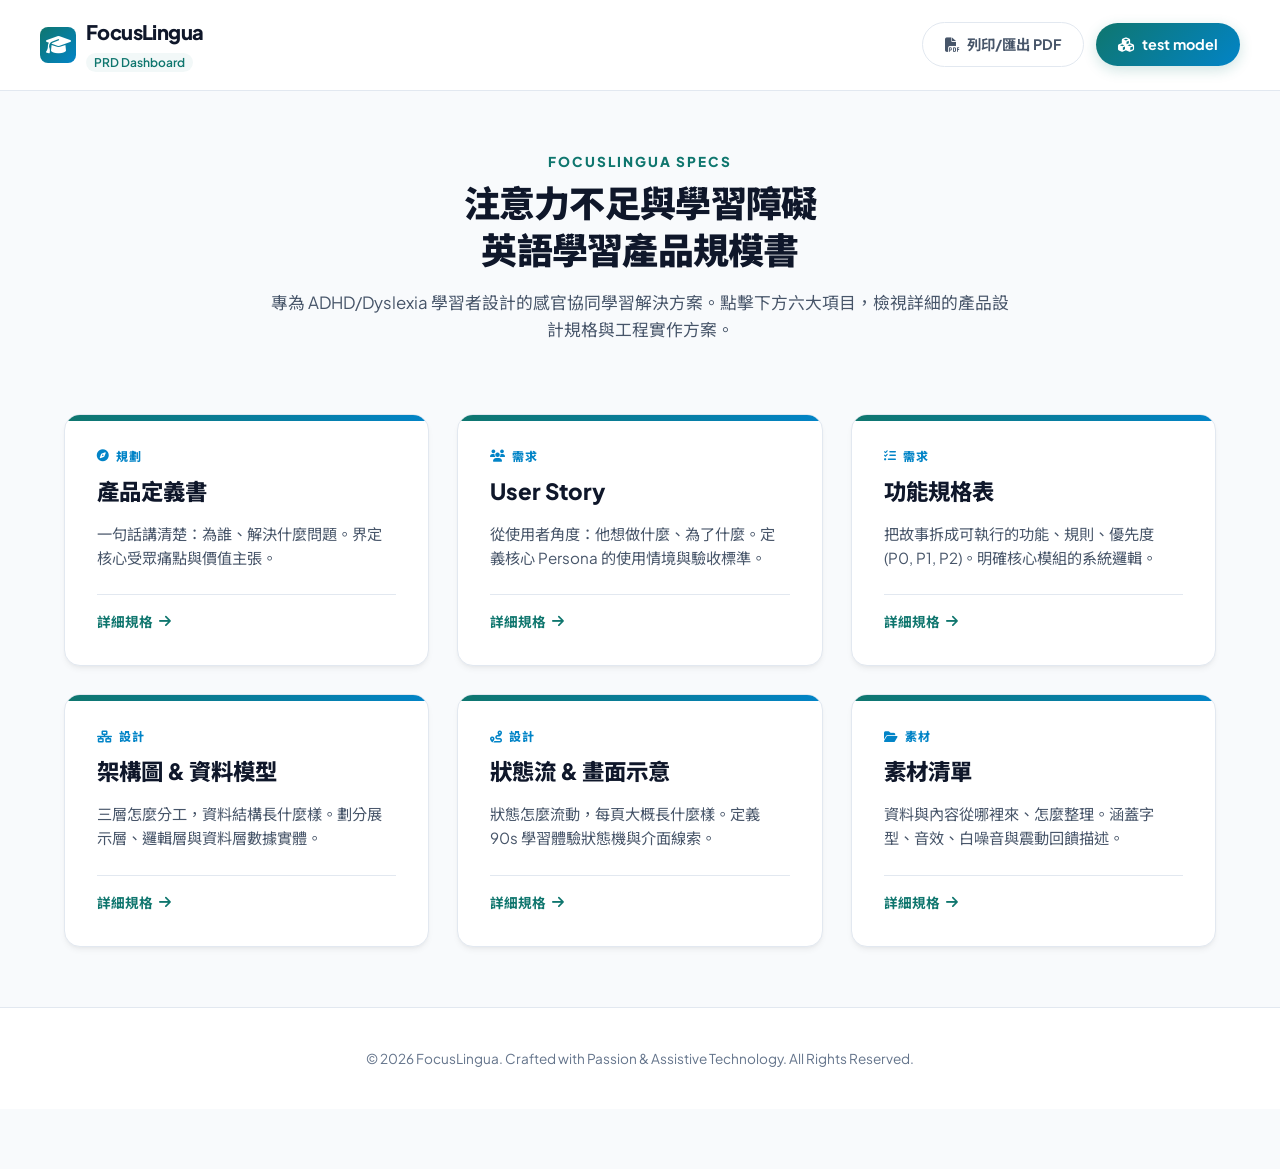
<file: prd_dashboard.html>
<!DOCTYPE html>
<html lang="zh-TW" data-theme="light">
<head>
  <meta charset="UTF-8">
  <meta name="viewport" content="width=device-width, initial-scale=1.0">
  <title>FocusLingua | 產品規格說明書 (PRD) 線上動態網站</title>
  
  <!-- Fonts & Icons -->
  <link rel="preconnect" href="https://fonts.googleapis.com">
  <link rel="preconnect" href="https://fonts.gstatic.com" crossorigin>
  <link href="https://fonts.googleapis.com/css2?family=Plus+Jakarta+Sans:wght@400;500;600;700;800&family=Noto+Sans+TC:wght@400;500;700;900&display=swap" rel="stylesheet">
  <link rel="stylesheet" href="https://cdnjs.cloudflare.com/ajax/libs/font-awesome/6.4.0/css/all.min.css">
  
  <style>
    :root {
      --bg-primary: #f8fafc;
      --bg-secondary: #ffffff;
      --text-main: #0f172a;
      --text-muted: #475569;
      --text-sub: #64748b;
      --border-color: #e2e8f0;
      
      --accent-primary: #0f766e;   /* Teal */
      --accent-secondary: #0d9488; /* Mint */
      --accent-sky: #0284c7;       /* Sky Blue */
      --accent-bg: rgba(15, 118, 110, 0.05);
      
      --radius-md: 16px;
      --radius-sm: 8px;
      --radius-full: 9999px;
      --shadow-sm: 0 4px 6px -1px rgba(0, 0, 0, 0.05), 0 2px 4px -2px rgba(0, 0, 0, 0.05);
      --shadow-md: 0 10px 25px -5px rgba(15, 118, 110, 0.08), 0 8px 10px -6px rgba(15, 118, 110, 0.08);
      
      --transition-normal: 0.3s cubic-bezier(0.4, 0, 0.2, 1);
      --font-family: 'Plus Jakarta Sans', 'Noto Sans TC', sans-serif;
    }

    * {
      box-sizing: border-box;
      margin: 0;
      padding: 0;
    }

    body {
      background-color: var(--bg-primary);
      color: var(--text-main);
      font-family: var(--font-family);
      line-height: 1.6;
      padding-bottom: 60px;
    }

    /* Header */
    .header {
      background-color: var(--bg-secondary);
      border-bottom: 1px solid var(--border-color);
      position: sticky;
      top: 0;
      z-index: 100;
      padding: 16px 24px;
    }

    .header-container {
      max-width: 1200px;
      margin: 0 auto;
      display: flex;
      justify-content: space-between;
      align-items: center;
    }

    .brand {
      display: flex;
      align-items: center;
      gap: 10px;
      text-decoration: none;
      color: var(--text-main);
    }

    .brand-logo {
      width: 36px;
      height: 36px;
      background: linear-gradient(135deg, var(--accent-primary) 0%, var(--accent-sky) 100%);
      border-radius: var(--radius-sm);
      display: flex;
      align-items: center;
      justify-content: center;
      color: #ffffff;
      font-size: 1.25rem;
      font-weight: 800;
    }

    .brand-title {
      font-size: 1.25rem;
      font-weight: 800;
      letter-spacing: -0.03em;
    }

    .brand-badge {
      font-size: 0.75rem;
      padding: 2px 8px;
      background-color: var(--accent-bg);
      color: var(--accent-primary);
      border-radius: var(--radius-full);
      font-weight: 600;
    }

    /* Test Model Button (Top-Right) */
    .btn-test-model {
      background: linear-gradient(135deg, var(--accent-primary) 0%, var(--accent-sky) 100%);
      color: #ffffff;
      padding: 10px 22px;
      border-radius: var(--radius-full);
      font-weight: 700;
      font-size: 0.9rem;
      text-decoration: none;
      display: inline-flex;
      align-items: center;
      gap: 8px;
      border: none;
      box-shadow: 0 4px 14px rgba(15, 118, 110, 0.2);
      transition: var(--transition-normal);
      cursor: pointer;
    }

    .btn-test-model:hover {
      transform: translateY(-2px);
      box-shadow: 0 6px 20px rgba(15, 118, 110, 0.3);
      filter: brightness(1.05);
    }

    /* Hero */
    .hero {
      text-align: center;
      padding: 60px 24px 30px 24px;
      max-width: 800px;
      margin: 0 auto;
    }

    .hero-subtitle {
      font-size: 0.85rem;
      font-weight: 800;
      letter-spacing: 2px;
      text-transform: uppercase;
      color: var(--accent-primary);
      margin-bottom: 8px;
    }

    .hero-title {
      font-size: 2.25rem;
      font-weight: 900;
      letter-spacing: -0.02em;
      margin-bottom: 16px;
      line-height: 1.3;
    }

    .hero-desc {
      color: var(--text-muted);
      font-size: 1.05rem;
    }

    /* Dashboard Grid */
    .grid-container {
      max-width: 1200px;
      margin: 40px auto;
      padding: 0 24px;
      display: grid;
      grid-template-columns: repeat(auto-fit, minmax(340px, 1fr));
      gap: 28px;
    }

    /* Interactive Card */
    .prd-card {
      background-color: var(--bg-secondary);
      border: 1px solid var(--border-color);
      border-radius: var(--radius-md);
      padding: 32px;
      box-shadow: var(--shadow-sm);
      cursor: pointer;
      position: relative;
      overflow: hidden;
      display: flex;
      flex-direction: column;
      justify-content: space-between;
      transition: var(--transition-normal);
    }

    .prd-card::before {
      content: '';
      position: absolute;
      top: 0;
      left: 0;
      width: 100%;
      height: 6px;
      background: linear-gradient(90deg, var(--accent-primary) 0%, var(--accent-sky) 100%);
    }

    .prd-card:hover {
      transform: translateY(-6px);
      box-shadow: var(--shadow-md);
      border-color: rgba(15, 118, 110, 0.2);
    }

    .card-meta {
      font-size: 0.75rem;
      font-weight: 800;
      color: var(--accent-sky);
      text-transform: uppercase;
      letter-spacing: 1px;
      margin-bottom: 8px;
      display: flex;
      align-items: center;
      gap: 6px;
    }

    .card-title {
      font-size: 1.4rem;
      font-weight: 800;
      margin-bottom: 12px;
    }

    .card-desc {
      color: var(--text-muted);
      font-size: 0.95rem;
      margin-bottom: 24px;
      line-height: 1.6;
    }

    .card-footer {
      display: flex;
      justify-content: space-between;
      align-items: center;
      color: var(--accent-primary);
      font-size: 0.85rem;
      font-weight: 700;
      border-top: 1px solid var(--border-color);
      padding-top: 16px;
      margin-top: auto;
    }

    .card-footer span {
      display: flex;
      align-items: center;
      gap: 6px;
    }

    /* Modal Styles */
    .modal {
      position: fixed;
      top: 0;
      left: 0;
      width: 100%;
      height: 100%;
      background-color: rgba(15, 23, 42, 0.4);
      backdrop-filter: blur(8px);
      z-index: 200;
      display: flex;
      align-items: center;
      justify-content: center;
      opacity: 0;
      visibility: hidden;
      transition: var(--transition-normal);
    }

    .modal.active {
      opacity: 1;
      visibility: visible;
    }

    .modal-content {
      background-color: var(--bg-secondary);
      border: 1px solid var(--border-color);
      border-radius: var(--radius-md);
      width: 90%;
      max-width: 650px;
      padding: 36px;
      position: relative;
      transform: scale(0.95);
      box-shadow: 0 25px 50px -12px rgba(0, 0, 0, 0.15);
      transition: var(--transition-normal);
    }

    .modal.active .modal-content {
      transform: scale(1);
    }

    .modal-close {
      position: absolute;
      top: 20px;
      right: 20px;
      background: none;
      border: none;
      font-size: 1.5rem;
      cursor: pointer;
      color: var(--text-sub);
      transition: var(--transition-fast);
    }

    .modal-close:hover {
      color: var(--text-main);
    }

    .modal-header {
      margin-bottom: 24px;
    }

    .modal-meta {
      font-size: 0.8rem;
      font-weight: 800;
      color: var(--accent-primary);
      text-transform: uppercase;
      margin-bottom: 4px;
    }

    .modal-title {
      font-size: 1.6rem;
      font-weight: 800;
    }

    .modal-body {
      max-height: 400px;
      overflow-y: auto;
      font-size: 0.95rem;
      line-height: 1.7;
    }

    .spec-block {
      background-color: var(--bg-primary);
      border: 1px solid var(--border-color);
      border-radius: var(--radius-sm);
      padding: 16px;
      margin-bottom: 16px;
    }

    .spec-block h4 {
      font-weight: 700;
      margin-bottom: 8px;
      color: var(--accent-primary);
    }

    .spec-block ul {
      list-style-position: inside;
      padding-left: 8px;
      color: var(--text-muted);
    }

    .spec-block li {
      margin-bottom: 6px;
    }

    /* Footer */
    .site-footer {
      text-align: center;
      padding: 40px 24px;
      color: var(--text-sub);
      font-size: 0.85rem;
      border-top: 1px solid var(--border-color);
      background-color: var(--bg-secondary);
      margin-top: 60px;
    }
  </style>
</head>
<body>

  <!-- Header -->
  <header class="header">
    <div class="header-container">
      <a href="#" class="brand">
        <div class="brand-logo"><i class="fa-solid fa-graduation-cap"></i></div>
        <div>
          <h1 class="brand-title">FocusLingua</h1>
          <span class="brand-badge">PRD Dashboard</span>
        </div>
      </a>
      <!-- Action Buttons Group (Top-Right) -->
      <div style="display: flex; gap: 12px; align-items: center;">
        <a href="FocusLingua_PRD/prd_printable.html" class="btn-test-model" style="background: transparent; border: 1px solid var(--border-color); color: var(--text-muted); box-shadow: none;">
          <i class="fa-solid fa-file-pdf"></i> 列印/匯出 PDF
        </a>
        <a href="app_model.html" class="btn-test-model">
          <i class="fa-solid fa-cubes"></i> test model
        </a>
      </div>
    </div>
  </header>

  <!-- Hero Section -->
  <section class="hero">
    <div class="hero-subtitle">FocusLingua Specs</div>
    <h2 class="hero-title">注意力不足與學習障礙<br><span class="gradient-text">英語學習產品規模書</span></h2>
    <p class="hero-desc">
      專為 ADHD/Dyslexia 學習者設計的感官協同學習解決方案。點擊下方六大項目，檢視詳細的產品設計規格與工程實作方案。
    </p>
  </section>

  <!-- Dashboard Grid -->
  <main class="grid-container">
    <!-- Card 1 -->
    <div class="prd-card" onclick="openSpec('definition')">
      <div>
        <div class="card-meta"><i class="fa-solid fa-compass"></i> 規劃</div>
        <h3 class="card-title">產品定義書</h3>
        <p class="card-desc">一句話講清楚：為誰、解決什麼問題。界定核心受眾痛點與價值主張。</p>
      </div>
      <div class="card-footer">
        <span>詳細規格 <i class="fa-solid fa-arrow-right"></i></span>
      </div>
    </div>

    <!-- Card 2 -->
    <div class="prd-card" onclick="openSpec('stories')">
      <div>
        <div class="card-meta"><i class="fa-solid fa-users"></i> 需求</div>
        <h3 class="card-title">User Story</h3>
        <p class="card-desc">從使用者角度：他想做什麼、為了什麼。定義核心 Persona 的使用情境與驗收標準。</p>
      </div>
      <div class="card-footer">
        <span>詳細規格 <i class="fa-solid fa-arrow-right"></i></span>
      </div>
    </div>

    <!-- Card 3 -->
    <div class="prd-card" onclick="openSpec('specs')">
      <div>
        <div class="card-meta"><i class="fa-solid fa-list-check"></i> 需求</div>
        <h3 class="card-title">功能規格表</h3>
        <p class="card-desc">把故事拆成可執行的功能、規則、優先度 (P0, P1, P2)。明確核心模組的系統邏輯。</p>
      </div>
      <div class="card-footer">
        <span>詳細規格 <i class="fa-solid fa-arrow-right"></i></span>
      </div>
    </div>

    <!-- Card 4 -->
    <div class="prd-card" onclick="openSpec('architecture')">
      <div>
        <div class="card-meta"><i class="fa-solid fa-network-wired"></i> 設計</div>
        <h3 class="card-title">架構圖 & 資料模型</h3>
        <p class="card-desc">三層怎麼分工，資料結構長什麼樣。劃分展示層、邏輯層與資料層數據實體。</p>
      </div>
      <div class="card-footer">
        <span>詳細規格 <i class="fa-solid fa-arrow-right"></i></span>
      </div>
    </div>

    <!-- Card 5 -->
    <div class="prd-card" onclick="openSpec('stateflows')">
      <div>
        <div class="card-meta"><i class="fa-solid fa-route"></i> 設計</div>
        <h3 class="card-title">狀態流 & 畫面示意</h3>
        <p class="card-desc">狀態怎麼流動，每頁大概長什麼樣。定義 90s 學習體驗狀態機與介面線索。</p>
      </div>
      <div class="card-footer">
        <span>詳細規格 <i class="fa-solid fa-arrow-right"></i></span>
      </div>
    </div>

    <!-- Card 6 -->
    <div class="prd-card" onclick="openSpec('assets')">
      <div>
        <div class="card-meta"><i class="fa-solid fa-folder-open"></i> 素材</div>
        <h3 class="card-title">素材清單</h3>
        <p class="card-desc">資料與內容從哪裡來、怎麼整理。涵蓋字型、音效、白噪音與震動回饋描述。</p>
      </div>
      <div class="card-footer">
        <span>詳細規格 <i class="fa-solid fa-arrow-right"></i></span>
      </div>
    </div>
  </main>

  <!-- Modal -->
  <div class="modal" id="spec-modal">
    <div class="modal-content">
      <button class="modal-close" onclick="closeSpec()">&times;</button>
      <div class="modal-header">
        <div class="modal-meta" id="modal-meta">Meta Info</div>
        <h3 class="modal-title" id="modal-title">Spec Title</h3>
      </div>
      <div class="modal-body" id="modal-body">
        <!-- Content injected dynamically -->
      </div>
    </div>
  </div>

  <!-- Footer -->
  <footer class="site-footer">
    <div class="container">
      <p>© 2026 FocusLingua. Crafted with Passion & Assistive Technology. All Rights Reserved.</p>
    </div>
  </footer>

  <!-- Specs Database -->
  <script>
    const specsData = {
      definition: {
        meta: "規劃 (Planning)",
        title: "產品定義書",
        body: `
          <div class="spec-block">
            <h4>🎯 核心定位與願景</h4>
            <p><strong>FocusLingua</strong> 是一款「注意力友善 (Attention-Friendly)」的微感官英語學習應用程式，旨在幫助 ADHD/Dyslexia 學習者以低負荷、高回饋的感官協同方式學習英語。</p>
          </div>
          <div class="spec-block">
            <h4>⚡ 核心痛點解決</h4>
            <ul>
              <li><strong>為誰而做</strong>：注意力不足過動症 (ADHD) 患者、閱讀障礙 (Dyslexia) 學習者、短暫注意力人群。</li>
              <li><strong>解決什麼問題</strong>：解決大篇幅密集文字引起的注意力崩潰、傳統單字記憶的強大心理抗拒感、以及因無法獲得即時反饋造成的快速挫折放棄。</li>
              <li><strong>核心主張</strong>：用多感官（視覺 OpenDyslexic、聽覺 40Hz 專注波、觸覺線性震動）協同學習，將認知啟動成本降低 80%，讓受眾以「高頻率、超短時間」有效吸收。</li>
            </ul>
          </div>
        `
      },
      stories: {
        meta: "需求 (Requirements)",
        title: "User Story",
        body: `
          <div class="spec-block">
            <h4>👤 使用者故事對照表</h4>
            <p><strong>故事 1 (ADHD 學習者)</strong>：<br>
            作為一名注意力易分散的成人，我希望每次學習單元控制在 90 秒內且有視覺化計時，使我不會因為課程過長而產生焦慮或直接放棄。</p>
            <p style="margin-top:8px;"><strong>故事 2 (閱讀障礙學生)</strong>：<br>
            作為一名閱讀障礙學生，我希望網頁能切換為 OpenDyslexic 字型與可調間距，讓我能清晰辨識單字字母而不跳行。</p>
            <p style="margin-top:8px;"><strong>故事 3 (特教輔導員/家長)</strong>：<br>
            作為一名家長，我希望查看孩子的專注度反應時間分析，以便瞭解何種學習刺激對他最有效。</p>
          </div>
        `
      },
      specs: {
        meta: "需求 (Requirements)",
        title: "功能規格表",
        body: `
          <div class="spec-block">
            <h4>🛠️ 功能清單與優先級</h4>
            <ul>
              <li><strong>P0 - 90s 沙漏計時器</strong>：強制限制學習單元在 90 秒內結束，提供即時進度條。</li>
              <li><strong>P0 - Dyslexic 友善設定</strong>：支援 OpenDyslexic 字型切換、字距放大及高對比配色。</li>
              <li><strong>P0 - 觸覺多巴胺反饋</strong>：答對時觸發物理震動（行動裝置）與粒子特效（網頁端），給予即時大腦刺激。</li>
              <li><strong>P1 - 減壓專注背景音 (BGM)</strong>：整合 40Hz 雙耳節拍、粉紅噪音與白噪音，阻絕環境噪音干擾。</li>
              <li><strong>P1 - 專注度自我適應系統</strong>：若使用者點擊延遲 (Latency) 異常拉長，系統自動調降難度並給予提示。</li>
            </ul>
          </div>
        `
      },
      architecture: {
        meta: "設計 (Design)",
        title: "架構圖 & 資料模型",
        body: `
          <div class="spec-block">
            <h4>🌐 三層分工架構 (3-Tier Architecture)</h4>
            <ul>
              <li><strong>前端展示層 (Client)</strong>：極簡 Web 單頁面應用，使用 HTML5/CSS3 變數以及 HTML5 Audio + Canvas 實現極致流暢、無延遲的即時感官反饋。</li>
              <li><strong>中間伺服器層 (API/Server)</strong>：Node.js API Gateway 與專注力曲線分析模組，將點擊延遲與錯誤率轉化為專注指數。</li>
              <li><strong>後端資料層 (Database)</strong>：使用 PostgreSQL 記錄使用者設定與通關進度；ClickHouse 串流寫入點擊 Latency 與學習時長。</li>
            </ul>
          </div>
          <div class="spec-block">
            <h4>📊 核心資料結構</h4>
            <ul>
              <li><strong>USER 表</strong>：id, email, settings (儲存 Dyslexic 字型、白噪音主題、觸覺開關等偏好)。</li>
              <li><strong>PROGRESS 表</strong>：user_id, lesson_id, accuracy_rate, consecutive_days (連續登入天數)。</li>
              <li><strong>FOCUS_SESSION 表</strong>：session_id, user_id, start_time, duration, latency_spikes (紀錄專注點擊反應延遲峰值次數)。</li>
            </ul>
          </div>
        `
      },
      stateflows: {
        meta: "設計 (Design)",
        title: "狀態流 & 畫面示意",
        body: `
          <div class="spec-block">
            <h4>🔄 狀態流動 (State Transitions)</h4>
            <p>系統流程：<strong>開啟 App (Idle)</strong> ➡️ <strong>載入關卡與背景音 (Loading)</strong> ➡️ <strong>進行 90s 限時挑戰 (Focus Active)</strong> ➡️ <strong>單字呈現 (Word Show)</strong> ➡️ <strong>拖曳/連線互動 (Interaction)</strong> ➡️ <strong>多巴胺勝利慶賀 (Celebration)</strong> ➡️ <strong>超時或通關退出</strong>。</p>
          </div>
          <div class="spec-block">
            <h4>📱 基本頁面結構示意</h4>
            <ul>
              <li><strong>主頁面 Dashboard</strong>：極簡無干擾設計，僅有一個顯眼的「開始專注」按鈕與歷史專注曲線。</li>
              <li><strong>學習艙 Focus Room</strong>：上方為 90s 沙漏進度條，中央為 Dyslexic 字型單字卡，下方為白噪音開關。</li>
              <li><strong>獎勵彈出視窗 Reward Modal</strong>：成功通關時大面積灑花，並顯示「連續專注天數」勳章。</li>
            </ul>
          </div>
        `
      },
      assets: {
        meta: "素材 (Assets)",
        title: "素材清單",
        body: `
          <div class="spec-block">
            <h4>📦 數位素材內容與整理來源</h4>
            <ul>
              <li><strong>視覺素材</strong>：
                <ul>
                  <li>OpenDyslexic 字型檔 (開源下載自 OpenDyslexic 官網，放置於 <code>/assets/fonts/</code>)。</li>
                  <li>物理碰撞粒子特效檔 (基於 HTML5 Canvas 動態渲染)。</li>
                </ul>
              </li>
              <li><strong>聽覺素材</strong>：
                <ul>
                  <li>40Hz 專注波形音檔 (由音訊合成器生成並設定為 seamless loop 格式)。</li>
                  <li><code>success_pop.wav</code> 啵啵回饋聲 (採集自 ASMR 減壓音效庫)。</li>
                </ul>
              </li>
              <li><strong>觸覺素材</strong>：
                <ul>
                  <li>裝置微幅震動設定檔 (對應 W3C Vibrator API)。</li>
                </ul>
              </li>
            </ul>
          </div>
        `
      }
    };

    function openSpec(key) {
      const spec = specsData[key];
      if (spec) {
        document.getElementById('modal-meta').innerText = spec.meta;
        document.getElementById('modal-title').innerText = spec.title;
        document.getElementById('modal-body').innerHTML = spec.body;
        document.getElementById('spec-modal').classList.add('active');
      }
    }

    function closeSpec() {
      document.getElementById('spec-modal').classList.remove('active');
    }
  </script>
</body>
</html>
</file>
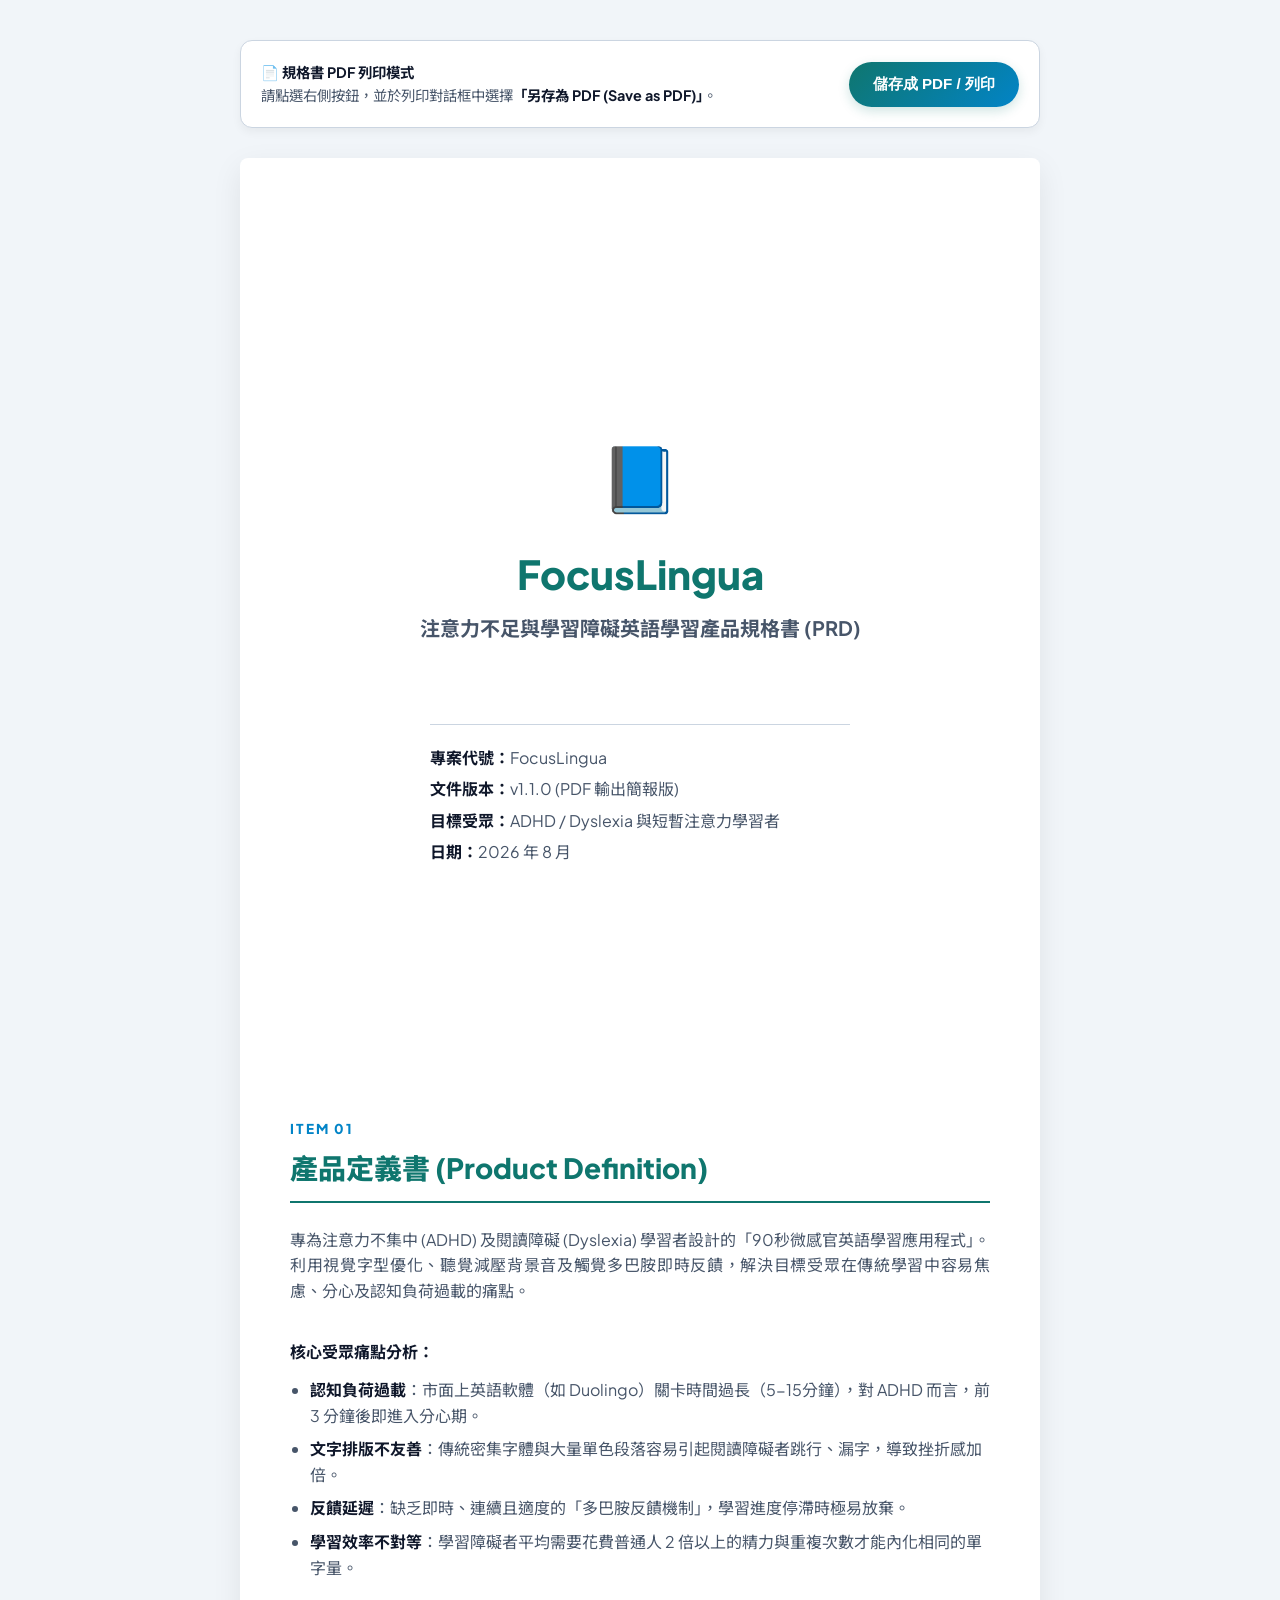
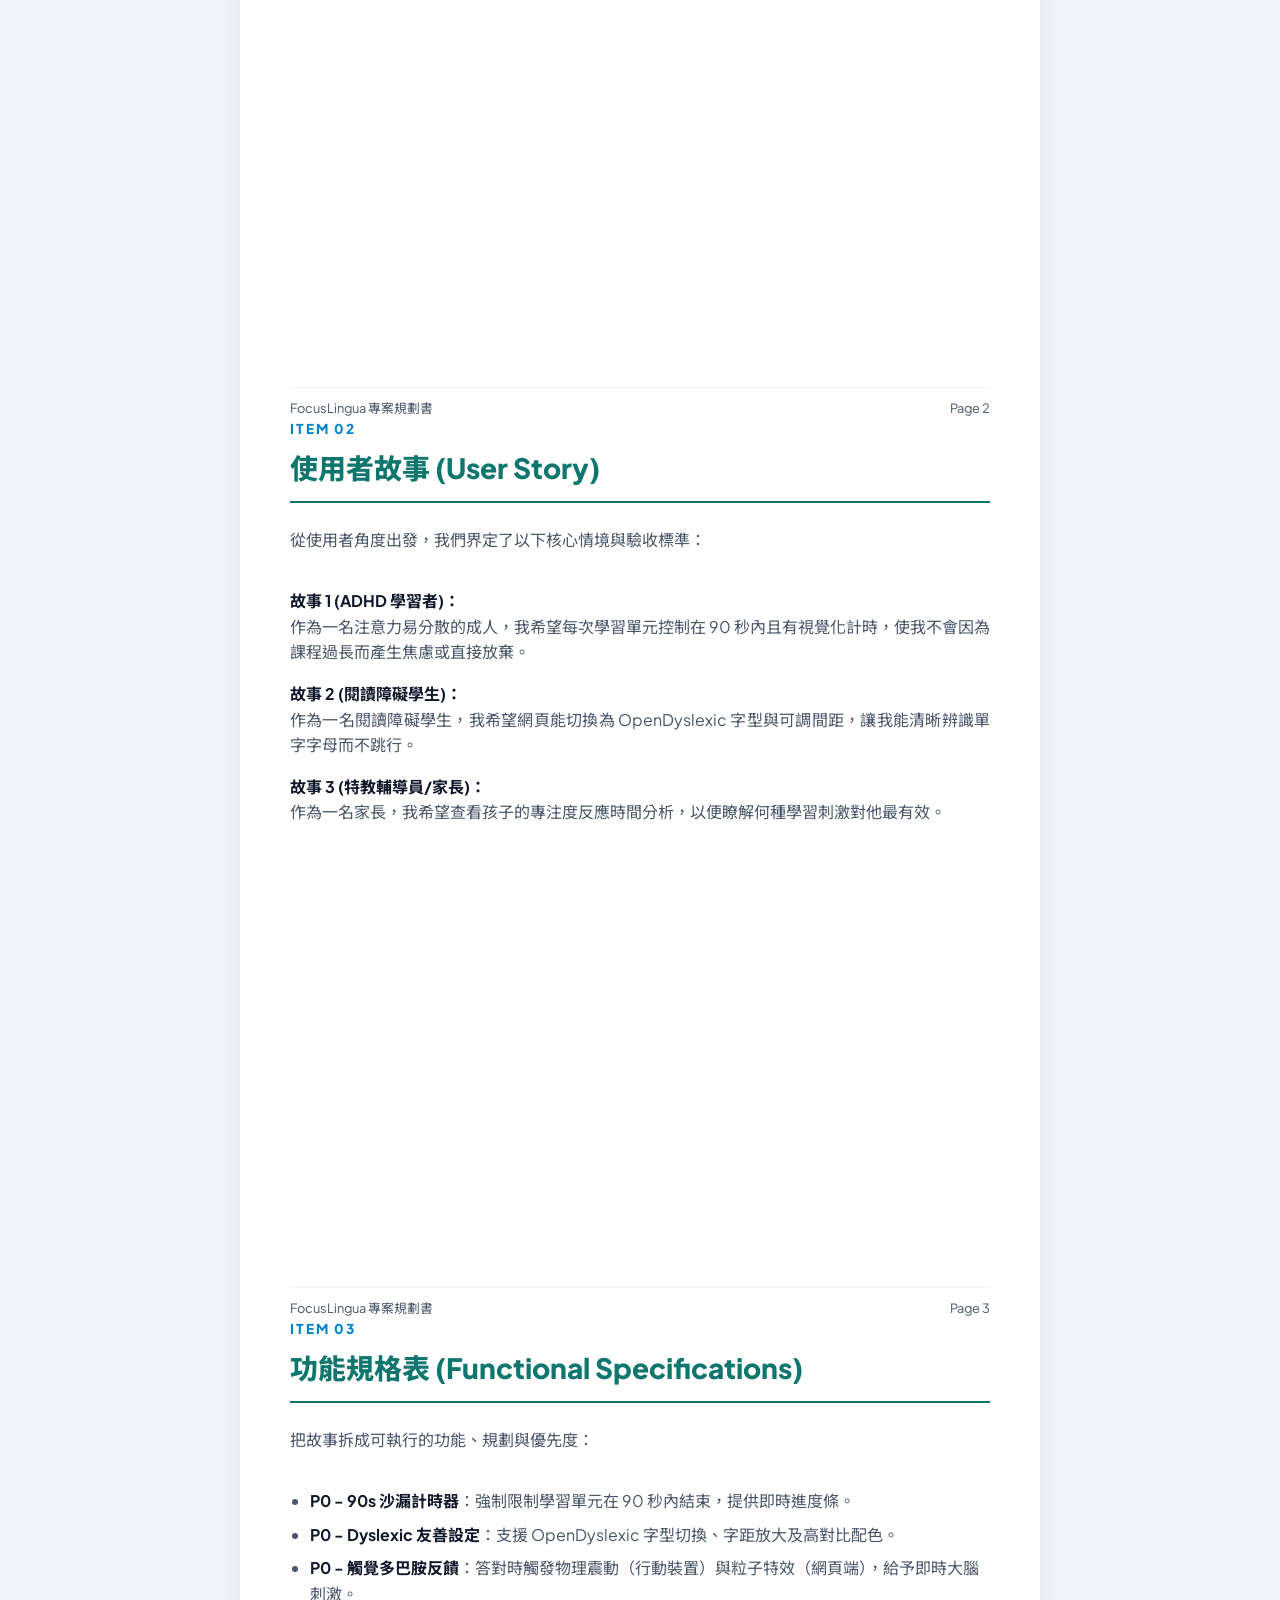
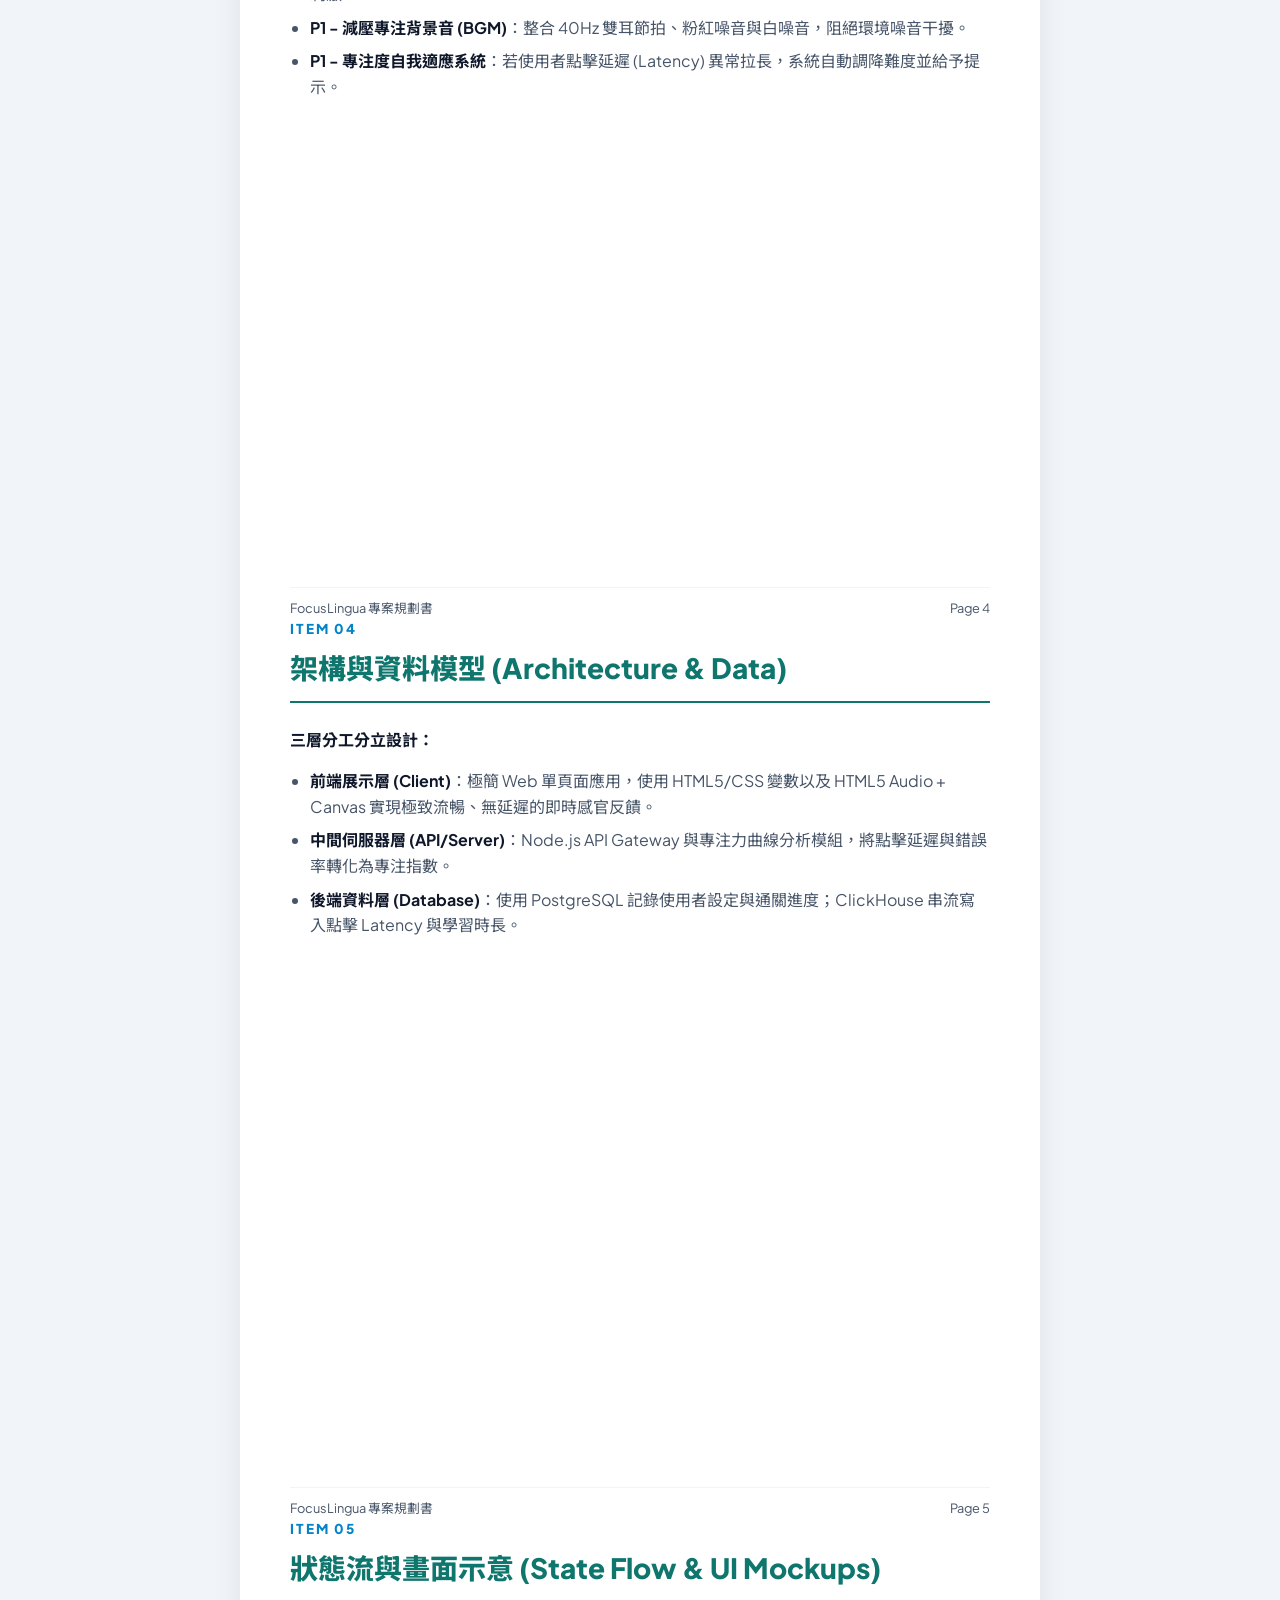
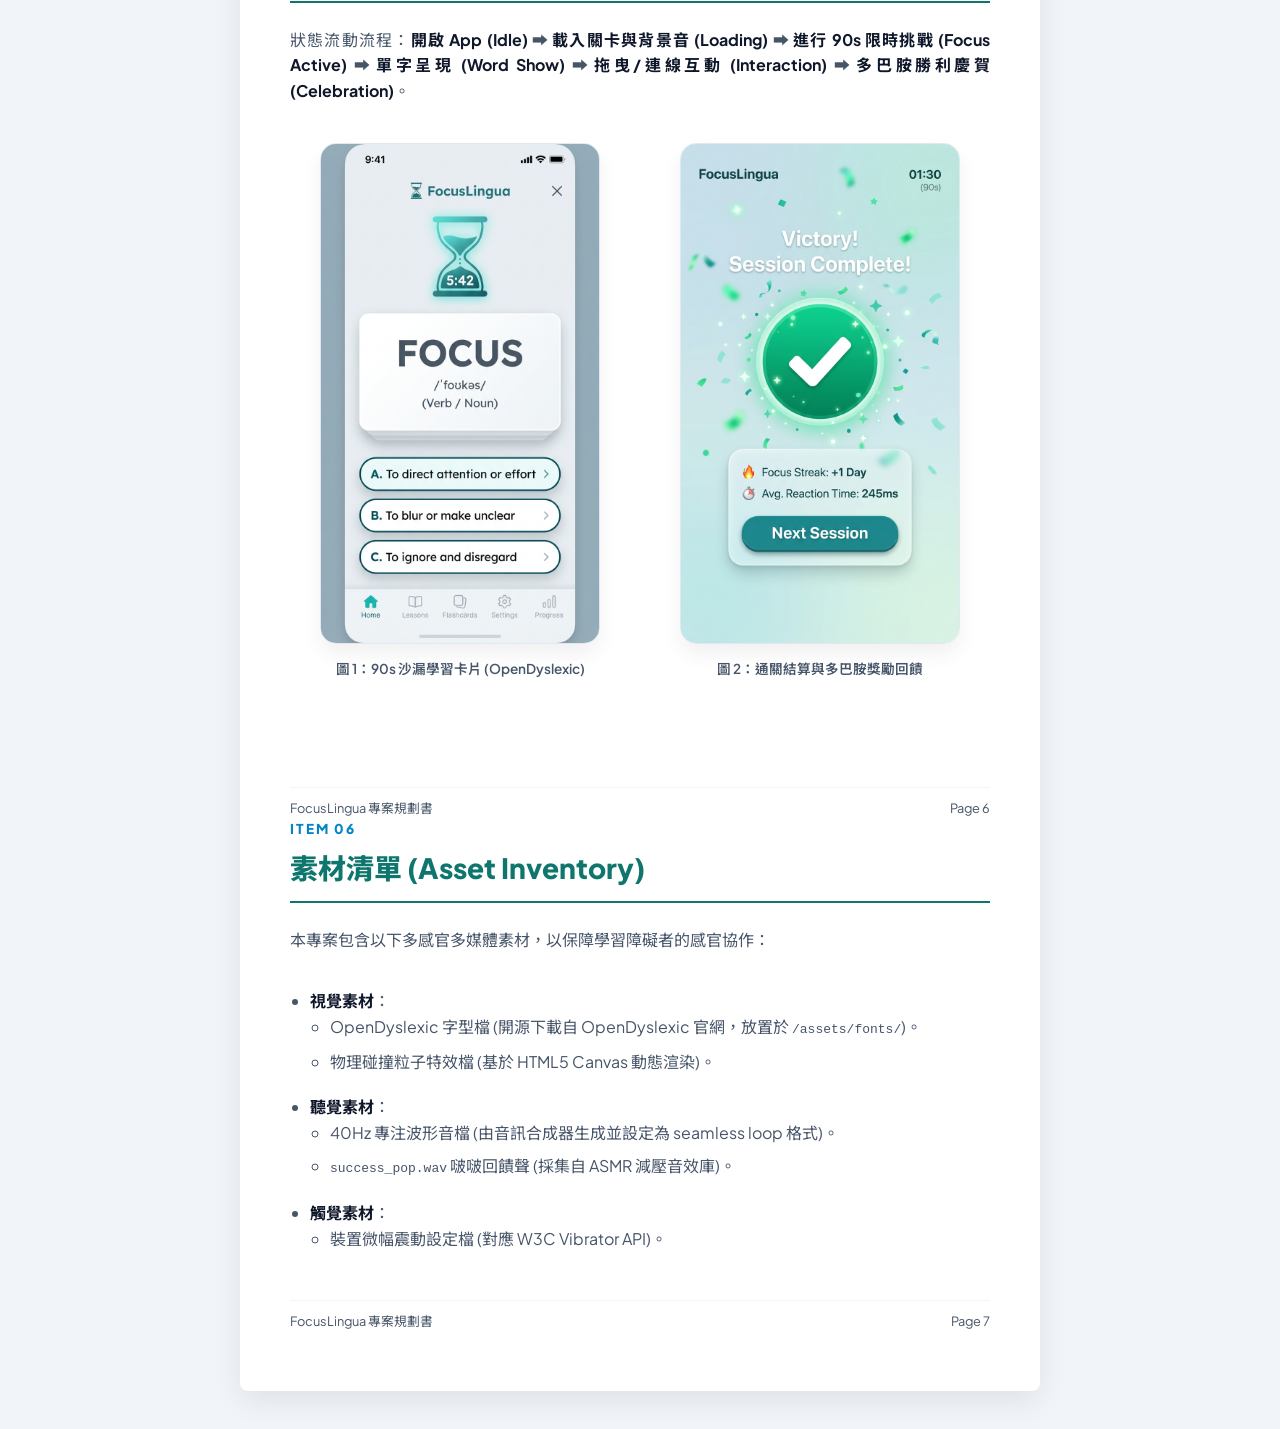
<file: FocusLingua_PRD/prd_printable.html>
<!DOCTYPE html>
<html lang="zh-TW">
<head>
  <meta charset="UTF-8">
  <meta name="viewport" content="width=device-width, initial-scale=1.0">
  <title>FocusLingua 專案規劃書簡報與 PDF 輸出檔</title>
  <link rel="preconnect" href="https://fonts.googleapis.com">
  <link rel="preconnect" href="https://fonts.gstatic.com" crossorigin>
  <link href="https://fonts.googleapis.com/css2?family=Plus+Jakarta+Sans:wght@400;600;700;800&family=Noto+Sans+TC:wght@400;500;700;900&display=swap" rel="stylesheet">
  
  <style>
    :root {
      --primary: #0f766e;
      --secondary: #0284c7;
      --text: #0f172a;
      --text-light: #475569;
      --border: #cbd5e1;
      --bg-page: #ffffff;
      --bg-accent: #f8fafc;
    }

    * {
      box-sizing: border-box;
      margin: 0;
      padding: 0;
    }

    body {
      background-color: #f1f5f9;
      color: var(--text);
      font-family: 'Plus Jakarta Sans', 'Noto Sans TC', sans-serif;
      line-height: 1.6;
      padding: 40px 0;
    }

    /* Print Controller (No Print) */
    .no-print-bar {
      max-width: 800px;
      margin: 0 auto 30px auto;
      background-color: #ffffff;
      border: 1px solid var(--border);
      padding: 20px;
      border-radius: 12px;
      display: flex;
      justify-content: space-between;
      align-items: center;
      box-shadow: 0 4px 10px rgba(0,0,0,0.05);
    }

    .no-print-info {
      font-size: 0.9rem;
      color: var(--text-light);
    }

    .btn-print {
      background: linear-gradient(135deg, var(--primary) 0%, var(--secondary) 100%);
      color: #ffffff;
      border: none;
      padding: 12px 24px;
      border-radius: 30px;
      font-weight: 700;
      cursor: pointer;
      display: inline-flex;
      align-items: center;
      gap: 8px;
      font-size: 0.95rem;
      box-shadow: 0 4px 12px rgba(15, 118, 110, 0.2);
      transition: all 0.2s ease;
    }

    .btn-print:hover {
      transform: translateY(-1px);
      box-shadow: 0 6px 16px rgba(15, 118, 110, 0.3);
    }

    /* Report Container */
    .report-container {
      background-color: var(--bg-page);
      width: 100%;
      max-width: 800px;
      margin: 0 auto;
      padding: 60px 50px;
      box-shadow: 0 10px 30px rgba(0,0,0,0.08);
      border-radius: 8px;
    }

    /* Print page-break controls */
    .page {
      page-break-after: always;
      position: relative;
      min-height: 900px;
      display: flex;
      flex-direction: column;
      justify-content: flex-start;
      padding-bottom: 40px;
    }

    .page:last-child {
      page-break-after: avoid;
      min-height: auto;
    }

    /* Cover Page */
    .cover-page {
      justify-content: center;
      align-items: center;
      text-align: center;
      min-height: 900px;
    }

    .cover-logo {
      font-size: 4rem;
      color: var(--primary);
      margin-bottom: 20px;
    }

    .cover-title {
      font-size: 2.5rem;
      font-weight: 900;
      color: var(--primary);
      margin-bottom: 12px;
      line-height: 1.3;
    }

    .cover-subtitle {
      font-size: 1.25rem;
      color: var(--text-light);
      margin-bottom: 80px;
    }

    .cover-meta {
      font-size: 0.95rem;
      color: var(--text-light);
      border-top: 1px solid var(--border);
      padding-top: 20px;
      width: 60%;
      margin: 0 auto;
    }

    .cover-meta p {
      margin-bottom: 6px;
    }

    /* Section Styles */
    .section-num {
      font-size: 0.85rem;
      font-weight: 800;
      color: var(--secondary);
      text-transform: uppercase;
      letter-spacing: 2px;
      margin-bottom: 6px;
    }

    .section-title {
      font-size: 1.75rem;
      font-weight: 800;
      color: var(--primary);
      margin-bottom: 24px;
      border-bottom: 2px solid var(--primary);
      padding-bottom: 10px;
    }

    p {
      margin-bottom: 16px;
      color: var(--text-light);
      font-size: 1rem;
      text-align: justify;
    }

    strong {
      color: var(--text);
    }

    /* Lists */
    ul {
      margin-bottom: 20px;
      padding-left: 20px;
      color: var(--text-light);
    }

    li {
      margin-bottom: 8px;
    }

    /* Mockups Grid */
    .mockup-container {
      display: grid;
      grid-template-columns: 1fr 1fr;
      gap: 20px;
      margin-top: 24px;
      page-break-inside: avoid;
    }

    .mockup-item {
      text-align: center;
    }

    .mockup-img {
      width: 100%;
      max-width: 280px;
      border-radius: 16px;
      box-shadow: 0 10px 20px rgba(0,0,0,0.06);
      border: 1px solid #e2e8f0;
    }

    .mockup-caption {
      margin-top: 8px;
      font-size: 0.85rem;
      color: var(--text-light);
      font-weight: 600;
    }

    /* Footer Pagination */
    .page-footer {
      position: absolute;
      bottom: 0;
      left: 0;
      width: 100%;
      display: flex;
      justify-content: space-between;
      font-size: 0.8rem;
      color: var(--text-light);
      border-top: 1px solid #f1f5f9;
      padding-top: 10px;
    }

    /* Print styles */
    @media print {
      body {
        background-color: #ffffff;
        padding: 0;
      }
      .no-print-bar {
        display: none;
      }
      .report-container {
        box-shadow: none;
        padding: 0;
        max-width: 100%;
      }
    }
  </style>
</head>
<body>

  <!-- Print Control Bar -->
  <div class="no-print-bar">
    <div class="no-print-info">
      <strong>📄 規格書 PDF 列印模式</strong><br>
      請點選右側按鈕，並於列印對話框中選擇<strong>「另存為 PDF (Save as PDF)」</strong>。
    </div>
    <button class="btn-print" onclick="window.print()">
      儲存成 PDF / 列印
    </button>
  </div>

  <!-- Main Document -->
  <div class="report-container">
    
    <!-- PAGE 1: COVER -->
    <div class="page cover-page">
      <div class="cover-logo">📘</div>
      <h1 class="cover-title">FocusLingua</h1>
      <h2 class="cover-subtitle">注意力不足與學習障礙英語學習產品規格書 (PRD)</h2>
      <div class="cover-meta">
        <p><strong>專案代號：</strong>FocusLingua</p>
        <p><strong>文件版本：</strong>v1.1.0 (PDF 輸出簡報版)</p>
        <p><strong>目標受眾：</strong>ADHD / Dyslexia 與短暫注意力學習者</p>
        <p><strong>日期：</strong>2026 年 8 月</p>
      </div>
    </div>

    <!-- PAGE 2: DEFINITION -->
    <div class="page">
      <div class="section-num">Item 01</div>
      <h3 class="section-title">產品定義書 (Product Definition)</h3>
      <p>專為注意力不集中 (ADHD) 及閱讀障礙 (Dyslexia) 學習者設計的「90秒微感官英語學習應用程式」。利用視覺字型優化、聽覺減壓背景音及觸覺多巴胺即時反饋，解決目標受眾在傳統學習中容易焦慮、分心及認知負荷過載的痛點。</p>
      
      <h4 style="margin-bottom:12px; margin-top:20px; font-weight:700;">核心受眾痛點分析：</h4>
      <ul>
        <li><strong>認知負荷過載</strong>：市面上英語軟體（如 Duolingo）關卡時間過長（5-15分鐘），對 ADHD 而言，前 3 分鐘後即進入分心期。</li>
        <li><strong>文字排版不友善</strong>：傳統密集字體與大量單色段落容易引起閱讀障礙者跳行、漏字，導致挫折感加倍。</li>
        <li><strong>反饋延遲</strong>：缺乏即時、連續且適度的「多巴胺反饋機制」，學習進度停滯時極易放棄。</li>
        <li><strong>學習效率不對等</strong>：學習障礙者平均需要花費普通人 2 倍以上的精力與重複次數才能內化相同的單字量。</li>
      </ul>
      <div class="page-footer">
        <span>FocusLingua 專案規劃書</span>
        <span>Page 2</span>
      </div>
    </div>

    <!-- PAGE 3: USER STORIES -->
    <div class="page">
      <div class="section-num">Item 02</div>
      <h3 class="section-title">使用者故事 (User Story)</h3>
      <p>從使用者角度出發，我們界定了以下核心情境與驗收標準：</p>
      
      <div style="margin-top:20px;">
        <p><strong>故事 1 (ADHD 學習者)：</strong><br>
        作為一名注意力易分散的成人，我希望每次學習單元控制在 90 秒內且有視覺化計時，使我不會因為課程過長而產生焦慮或直接放棄。</p>
        
        <p style="margin-top:12px;"><strong>故事 2 (閱讀障礙學生)：</strong><br>
        作為一名閱讀障礙學生，我希望網頁能切換為 OpenDyslexic 字型與可調間距，讓我能清晰辨識單字字母而不跳行。</p>
        
        <p style="margin-top:12px;"><strong>故事 3 (特教輔導員/家長)：</strong><br>
        作為一名家長，我希望查看孩子的專注度反應時間分析，以便瞭解何種學習刺激對他最有效。</p>
      </div>
      <div class="page-footer">
        <span>FocusLingua 專案規劃書</span>
        <span>Page 3</span>
      </div>
    </div>

    <!-- PAGE 4: FUNCTIONAL SPECS -->
    <div class="page">
      <div class="section-num">Item 03</div>
      <h3 class="section-title">功能規格表 (Functional Specifications)</h3>
      <p>把故事拆成可執行的功能、規劃與優先度：</p>
      
      <ul style="margin-top:20px;">
        <li><strong>P0 - 90s 沙漏計時器</strong>：強制限制學習單元在 90 秒內結束，提供即時進度條。</li>
        <li><strong>P0 - Dyslexic 友善設定</strong>：支援 OpenDyslexic 字型切換、字距放大及高對比配色。</li>
        <li><strong>P0 - 觸覺多巴胺反饋</strong>：答對時觸發物理震動（行動裝置）與粒子特效（網頁端），給予即時大腦刺激。</li>
        <li><strong>P1 - 減壓專注背景音 (BGM)</strong>：整合 40Hz 雙耳節拍、粉紅噪音與白噪音，阻絕環境噪音干擾。</li>
        <li><strong>P1 - 專注度自我適應系統</strong>：若使用者點擊延遲 (Latency) 異常拉長，系統自動調降難度並給予提示。</li>
      </ul>
      <div class="page-footer">
        <span>FocusLingua 專案規劃書</span>
        <span>Page 4</span>
      </div>
    </div>

    <!-- PAGE 5: ARCHITECTURE & DATA -->
    <div class="page">
      <div class="section-num">Item 04</div>
      <h3 class="section-title">架構與資料模型 (Architecture & Data)</h3>
      <p><strong>三層分工分立設計：</strong></p>
      <ul>
        <li><strong>前端展示層 (Client)</strong>：極簡 Web 單頁面應用，使用 HTML5/CSS 變數以及 HTML5 Audio + Canvas 實現極致流暢、無延遲的即時感官反饋。</li>
        <li><strong>中間伺服器層 (API/Server)</strong>：Node.js API Gateway 與專注力曲線分析模組，將點擊延遲與錯誤率轉化為專注指數。</li>
        <li><strong>後端資料層 (Database)</strong>：使用 PostgreSQL 記錄使用者設定與通關進度；ClickHouse 串流寫入點擊 Latency 與學習時長。</li>
      </ul>
      <div class="page-footer">
        <span>FocusLingua 專案規劃書</span>
        <span>Page 5</span>
      </div>
    </div>

    <!-- PAGE 6: STATE FLOWS & MOCKUPS -->
    <div class="page">
      <div class="section-num">Item 05</div>
      <h3 class="section-title">狀態流與畫面示意 (State Flow & UI Mockups)</h3>
      <p>狀態流動流程：<strong>開啟 App (Idle)</strong> ➡️ <strong>載入關卡與背景音 (Loading)</strong> ➡️ <strong>進行 90s 限時挑戰 (Focus Active)</strong> ➡️ <strong>單字呈現 (Word Show)</strong> ➡️ <strong>拖曳/連線互動 (Interaction)</strong> ➡️ <strong>多巴胺勝利慶賀 (Celebration)</strong>。</p>
      
      <!-- App Mockup Image Assistance -->
      <div class="mockup-container">
        <div class="mockup-item">
          <img src="../assets/focuslingua_learning_ui.jpg" alt="FocusActive 學習艙畫面" class="mockup-img">
          <div class="mockup-caption">圖 1：90s 沙漏學習卡片 (OpenDyslexic)</div>
        </div>
        <div class="mockup-item">
          <img src="../assets/focuslingua_victory_ui.jpg" alt="Dopamine Celebration 畫面" class="mockup-img">
          <div class="mockup-caption">圖 2：通關結算與多巴胺獎勵回饋</div>
        </div>
      </div>
      <div class="page-footer">
        <span>FocusLingua 專案規劃書</span>
        <span>Page 6</span>
      </div>
    </div>

    <!-- PAGE 7: ASSETS -->
    <div class="page">
      <div class="section-num">Item 06</div>
      <h3 class="section-title">素材清單 (Asset Inventory)</h3>
      <p>本專案包含以下多感官多媒體素材，以保障學習障礙者的感官協作：</p>
      
      <ul style="margin-top:20px;">
        <li><strong>視覺素材</strong>：
          <ul>
            <li>OpenDyslexic 字型檔 (開源下載自 OpenDyslexic 官網，放置於 <code>/assets/fonts/</code>)。</li>
            <li>物理碰撞粒子特效檔 (基於 HTML5 Canvas 動態渲染)。</li>
          </ul>
        </li>
        <li><strong>聽覺素材</strong>：
          <ul>
            <li>40Hz 專注波形音檔 (由音訊合成器生成並設定為 seamless loop 格式)。</li>
            <li><code>success_pop.wav</code> 啵啵回饋聲 (採集自 ASMR 減壓音效庫)。</li>
          </ul>
        </li>
        <li><strong>觸覺素材</strong>：
          <ul>
            <li>裝置微幅震動設定檔 (對應 W3C Vibrator API)。</li>
          </ul>
        </li>
      </ul>
      <div class="page-footer">
        <span>FocusLingua 專案規劃書</span>
        <span>Page 7</span>
      </div>
    </div>

  </div>

</body>
</html>
</file>
<file: style.css>
/* ==========================================================================
   Yung-Yun Chen Portfolio — Expressive Editorial & Creative Studio Theme
   Tailored Palette:
     - Warm Alabaster Canvas (#F4EFE6) + Ivory Surface (#FBF8F3)
     - Obsidian Ink (#18181B) & Charcoal Dark Block (#16161A)
     - Burnt Vermilion (#D94E28) for active/clicked top links & creative energy
     - Cobalt Ultramarine (#1D4ED8) for quantitative/analytical discipline
     - Deep Teal (#0F766E) for balance & editorial accents
   ========================================================================== */

:root {
  --bg-canvas: #f4efe6;
  --bg-surface: #fbf8f3;
  --bg-tint: #ebe3d5;
  --bg-dark: #16161a;
  --bg-dark-card: #1f1f25;

  --ink-primary: #18181b;
  --ink-secondary: #3f3f46;
  --ink-muted: #6b6862;
  --ink-on-dark: #f4efe6;
  --ink-on-dark-muted: #b8b3aa;

  --accent-vermilion: #d94e28;
  --accent-cobalt: #1d4ed8;
  --accent-teal: #0f766e;
  --accent-ochre: #c88a2b;

  --border-ink: #18181b;
  --border-soft: #d5ccbc;
  --border-dark: #2f2f38;

  --font-display: 'Fraunces', Georgia, serif;
  --font-sans: 'Plus Jakarta Sans', -apple-system, BlinkMacSystemFont, sans-serif;
  --font-mono: 'IBM Plex Mono', monospace;

  --shadow-offset: 6px 6px 0px #18181b;
  --shadow-offset-accent: 6px 6px 0px #d94e28;
  --shadow-offset-cobalt: 6px 6px 0px #1d4ed8;

  --radius-sm: 6px;
  --radius-md: 12px;
  --radius-lg: 18px;
}

* {
  box-sizing: border-box;
  margin: 0;
  padding: 0;
}

html {
  scroll-behavior: smooth;
  font-size: 16px;
}

body {
  background-color: var(--bg-canvas);
  color: var(--ink-primary);
  font-family: var(--font-sans);
  line-height: 1.65;
  min-height: 100vh;
  overflow-x: hidden;
  position: relative;
}

/* Subtle Architectural Backdrop Grid */
.bg-grid {
  position: fixed;
  inset: 0;
  background-image:
    linear-gradient(to right, rgba(24, 24, 27, 0.045) 1px, transparent 1px),
    linear-gradient(to bottom, rgba(24, 24, 27, 0.045) 1px, transparent 1px);
  background-size: 48px 48px;
  pointer-events: none;
  z-index: 0;
}

/* ==========================================================================
   Top Navigation Header
   ========================================================================== */
.site-header {
  position: sticky;
  top: 0;
  z-index: 100;
  background: rgba(244, 239, 230, 0.92);
  backdrop-filter: blur(12px);
  -webkit-backdrop-filter: blur(12px);
  border-bottom: 2px solid var(--border-ink);
}

.header-inner {
  max-width: 1240px;
  margin: 0 auto;
  padding: 14px 28px;
  display: flex;
  align-items: center;
  justify-content: space-between;
  gap: 24px;
}

.brand-mark {
  display: flex;
  align-items: center;
  gap: 12px;
  text-decoration: none;
  color: var(--ink-primary);
}

.brand-monogram {
  width: 42px;
  height: 42px;
  border-radius: var(--radius-sm);
  background: var(--ink-primary);
  color: var(--bg-canvas);
  font-family: var(--font-display);
  font-weight: 700;
  font-size: 1rem;
  display: grid;
  place-items: center;
  letter-spacing: 0.04em;
  border: 2px solid var(--border-ink);
  box-shadow: 3px 3px 0 var(--accent-vermilion);
}

.brand-text {
  display: flex;
  flex-direction: column;
  line-height: 1.2;
}

.brand-text strong {
  font-size: 0.98rem;
  font-weight: 700;
}

.brand-text small {
  font-family: var(--font-mono);
  font-size: 0.72rem;
  color: var(--ink-muted);
}

/* Top Menu Links — Click turns text into distinct active accent color */
.top-nav {
  display: flex;
  align-items: center;
  gap: 8px;
}

.nav-item {
  display: inline-flex;
  align-items: center;
  gap: 8px;
  padding: 9px 16px;
  text-decoration: none;
  color: var(--ink-primary);
  font-weight: 600;
  font-size: 0.94rem;
  border-radius: var(--radius-sm);
  border: 1.5px solid transparent;
  position: relative;
  transition: color 0.2s ease, background-color 0.2s ease, border-color 0.2s ease;
}

.nav-item .nav-index {
  font-family: var(--font-mono);
  font-size: 0.75rem;
  color: var(--ink-muted);
  transition: color 0.2s ease;
}

.nav-item:hover {
  color: var(--accent-cobalt);
}

.nav-item:hover .nav-index {
  color: var(--accent-cobalt);
}

/* Visited / Previously Clicked State */
.nav-item.was-clicked:not(.active) {
  color: var(--accent-teal);
}

.nav-item.was-clicked:not(.active) .nav-index {
  color: var(--accent-teal);
}

/* Active Selected State */
.nav-item.active {
  color: var(--accent-vermilion);
  background: var(--bg-surface);
  border-color: var(--border-ink);
  box-shadow: 3px 3px 0 var(--border-ink);
}

.nav-item.active .nav-index {
  color: var(--accent-vermilion);
  font-weight: 600;
}

.header-meta {
  display: flex;
  align-items: center;
  gap: 12px;
}

.header-cta {
  display: inline-flex;
  align-items: center;
  gap: 8px;
  padding: 9px 16px;
  background: var(--accent-cobalt);
  color: #ffffff;
  text-decoration: none;
  font-size: 0.85rem;
  font-weight: 600;
  border-radius: var(--radius-sm);
  border: 1.5px solid var(--border-ink);
  box-shadow: 3px 3px 0 var(--border-ink);
  transition: transform 0.15s ease, box-shadow 0.15s ease;
}

.header-cta:hover {
  transform: translate(-1px, -1px);
  box-shadow: 4px 4px 0 var(--border-ink);
}

.mobile-nav-toggle {
  display: none;
  width: 40px;
  height: 40px;
  border-radius: var(--radius-sm);
  border: 1.5px solid var(--border-ink);
  background: var(--bg-surface);
  color: var(--ink-primary);
  font-size: 1.05rem;
  cursor: pointer;
}

/* ==========================================================================
   Main Container & View Switching
   ========================================================================== */
.main-shell {
  max-width: 1240px;
  margin: 0 auto;
  padding: 40px 28px 80px;
  position: relative;
  z-index: 1;
}

.page-view {
  display: none;
  animation: fadeUpIn 0.32s cubic-bezier(0.22, 1, 0.36, 1);
}

.page-view.active {
  display: block;
}

@keyframes fadeUpIn {
  from {
    opacity: 0;
    transform: translateY(10px);
  }
  to {
    opacity: 1;
    transform: translateY(0);
  }
}

/* ==========================================================================
   About Me — Editorial Hero
   ========================================================================== */
.hero-editorial {
  display: grid;
  grid-template-columns: 1.35fr 0.85fr;
  gap: 36px;
  align-items: stretch;
  margin-bottom: 36px;
}

.eyebrow-row {
  display: flex;
  flex-wrap: wrap;
  align-items: center;
  gap: 12px;
  margin-bottom: 20px;
}

.eyebrow-pill {
  background: var(--accent-vermilion);
  color: #ffffff;
  font-family: var(--font-mono);
  font-size: 0.72rem;
  font-weight: 600;
  letter-spacing: 0.08em;
  padding: 5px 12px;
  border-radius: 999px;
  border: 1.5px solid var(--border-ink);
}

.eyebrow-mono {
  font-family: var(--font-mono);
  font-size: 0.76rem;
  color: var(--ink-secondary);
  letter-spacing: 0.04em;
}

.display-title {
  font-family: var(--font-display);
  font-size: clamp(3.1rem, 6vw, 5.2rem);
  line-height: 0.96;
  font-weight: 700;
  letter-spacing: -0.03em;
  margin-bottom: 24px;
}

.display-title .title-italic {
  font-style: italic;
  color: var(--accent-cobalt);
}

.contact-strip {
  display: flex;
  flex-wrap: wrap;
  gap: 10px;
  margin-bottom: 28px;
}

.contact-chip {
  display: inline-flex;
  align-items: center;
  gap: 8px;
  padding: 7px 13px;
  background: var(--bg-surface);
  border: 1.5px solid var(--border-ink);
  border-radius: 999px;
  font-family: var(--font-mono);
  font-size: 0.78rem;
  color: var(--ink-primary);
  text-decoration: none;
}

.contact-chip i {
  color: var(--accent-vermilion);
}

.summary-card {
  background: var(--bg-surface);
  border: 2px solid var(--border-ink);
  border-radius: var(--radius-md);
  padding: 26px 28px;
  box-shadow: var(--shadow-offset);
}

.card-kicker {
  display: flex;
  align-items: center;
  gap: 10px;
  font-family: var(--font-mono);
  font-size: 0.76rem;
  font-weight: 600;
  letter-spacing: 0.08em;
  color: var(--accent-teal);
  margin-bottom: 12px;
}

.kicker-num {
  display: inline-grid;
  place-items: center;
  width: 24px;
  height: 24px;
  background: var(--accent-teal);
  color: #ffffff;
  border-radius: 4px;
  font-size: 0.72rem;
}

.summary-copy {
  font-size: 1rem;
  color: var(--ink-secondary);
  line-height: 1.78;
}

/* ==========================================================================
   Photo Placeholder Frames (Replacing All Images)
   ========================================================================== */
.hero-right {
  display: flex;
  flex-direction: column;
  gap: 18px;
}

.photo-frame {
  position: relative;
  background: var(--bg-tint);
  border: 2px solid var(--border-ink);
  border-radius: var(--radius-md);
  padding: 18px;
  display: flex;
  align-items: center;
  justify-content: center;
  overflow: hidden;
  box-shadow: var(--shadow-offset-accent);
}

.photo-frame::before {
  content: "";
  position: absolute;
  inset: 10px;
  border: 1.5px dashed rgba(24, 24, 27, 0.35);
  border-radius: 8px;
  pointer-events: none;
}

.photo-frame--filled {
  padding: 10px;
  display: flex;
  flex-direction: column;
  align-items: stretch;
  justify-content: flex-start;
  background: var(--bg-surface);
}

.photo-frame--filled::before {
  display: none;
}

.photo-frame--filled .corner {
  z-index: 2;
}

.photo-frame--vertical {
  aspect-ratio: 3 / 4;
  box-shadow: var(--shadow-offset-cobalt);
}

.photo-frame--gallery {
  aspect-ratio: 3 / 2;
  box-shadow: var(--shadow-offset-cobalt);
}

.framed-photo {
  width: 100%;
  height: 100%;
  min-height: 0;
  flex: 1;
  object-fit: cover;
  object-position: center;
  border-radius: 6px;
  border: 1.5px solid var(--border-ink);
  display: block;
}

.framed-photo--portrait {
  object-position: center 22%;
}

.framed-photo--ta {
  object-position: center 42%;
}

.framed-photo--immersive {
  object-position: center 48%;
}

.framed-photo--stage {
  object-position: center 62%;
}

.photo-caption {
  padding: 10px 4px 2px;
  font-family: var(--font-mono);
  font-size: 0.75rem;
  font-weight: 500;
  color: var(--ink-secondary);
  text-align: center;
  flex-shrink: 0;
}

.photo-frame--portrait {
  aspect-ratio: 3 / 4;
  min-height: 360px;
  flex: 1;
}

.photo-frame--landscape {
  aspect-ratio: 16 / 9;
  min-height: 210px;
  box-shadow: var(--shadow-offset-cobalt);
}

.photo-frame--hero-wide {
  aspect-ratio: 21 / 9;
  min-height: 300px;
  box-shadow: var(--shadow-offset);
}

.photo-frame--square {
  aspect-ratio: 4 / 3;
  min-height: 280px;
  box-shadow: var(--shadow-offset);
}

.photo-frame--card {
  aspect-ratio: 4 / 3;
  min-height: 200px;
  box-shadow: var(--shadow-offset);
}

.corner {
  position: absolute;
  width: 10px;
  height: 10px;
  border-color: var(--accent-vermilion);
  border-style: solid;
}

.corner.tl { top: 6px; left: 6px; border-width: 2px 0 0 2px; }
.corner.tr { top: 6px; right: 6px; border-width: 2px 2px 0 0; }
.corner.bl { bottom: 6px; left: 6px; border-width: 0 0 2px 2px; }
.corner.br { bottom: 6px; right: 6px; border-width: 0 2px 2px 0; }

.photo-frame-inner {
  position: relative;
  z-index: 1;
  display: flex;
  flex-direction: column;
  align-items: center;
  text-align: center;
  gap: 6px;
  padding: 12px;
}

.frame-icon {
  width: 46px;
  height: 46px;
  border-radius: 50%;
  background: var(--bg-surface);
  border: 1.5px solid var(--border-ink);
  display: grid;
  place-items: center;
  font-size: 1.15rem;
  color: var(--ink-primary);
  margin-bottom: 4px;
}

.frame-tag {
  font-family: var(--font-mono);
  font-size: 0.7rem;
  font-weight: 600;
  letter-spacing: 0.08em;
  padding: 3px 10px;
  border-radius: 999px;
  background: var(--ink-primary);
  color: var(--bg-canvas);
}

.frame-title {
  font-size: 0.96rem;
  color: var(--ink-primary);
}

.frame-spec {
  font-family: var(--font-mono);
  font-size: 0.74rem;
  color: var(--ink-muted);
}

/* Metrics Strip */
.metrics-strip {
  display: grid;
  grid-template-columns: repeat(3, 1fr);
  background: var(--bg-surface);
  border: 2px solid var(--border-ink);
  border-radius: var(--radius-md);
  overflow: hidden;
  box-shadow: 4px 4px 0 var(--border-ink);
}

.metric-cell {
  padding: 14px 12px;
  text-align: center;
  border-right: 1.5px solid var(--border-ink);
}

.metric-cell:last-child {
  border-right: none;
}

.metric-label {
  display: block;
  font-family: var(--font-mono);
  font-size: 0.68rem;
  color: var(--ink-muted);
  margin-bottom: 4px;
}

.metric-value {
  font-family: var(--font-display);
  font-size: 1.08rem;
  color: var(--ink-primary);
}

/* Photo Gallery Strip in About Me */
.photo-gallery-strip {
  display: grid;
  grid-template-columns: repeat(2, 1fr);
  gap: 24px;
  margin-bottom: 48px;
}

.photo-gallery-strip--three {
  grid-template-columns: repeat(3, 1fr);
}

/* ==========================================================================
   Editorial Content Blocks
   ========================================================================== */
.editorial-block {
  margin-bottom: 48px;
  padding: 36px;
  background: var(--bg-surface);
  border: 2px solid var(--border-ink);
  border-radius: var(--radius-lg);
  box-shadow: var(--shadow-offset);
}

.editorial-block--dark {
  background: var(--bg-dark);
  color: var(--ink-on-dark);
  box-shadow: 6px 6px 0 var(--accent-vermilion);
}

.block-header {
  display: flex;
  align-items: flex-end;
  gap: 18px;
  padding-bottom: 20px;
  margin-bottom: 28px;
  border-bottom: 1.5px solid var(--border-soft);
}

.editorial-block--dark .block-header {
  border-bottom-color: var(--border-dark);
}

.block-num {
  font-family: var(--font-display);
  font-size: 3rem;
  line-height: 0.85;
  font-style: italic;
  color: var(--accent-vermilion);
}

.block-eyebrow {
  display: block;
  font-family: var(--font-mono);
  font-size: 0.72rem;
  letter-spacing: 0.1em;
  color: var(--ink-muted);
  margin-bottom: 4px;
}

.editorial-block--dark .block-eyebrow {
  color: var(--accent-ochre);
}

.block-title {
  font-family: var(--font-display);
  font-size: 2rem;
  line-height: 1.1;
}

.editorial-block--dark .block-title {
  color: var(--ink-on-dark);
}

/* Education Cards */
.education-grid {
  display: grid;
  grid-template-columns: repeat(2, 1fr);
  gap: 24px;
}

.edu-card {
  padding: 24px;
  background: var(--bg-canvas);
  border: 1.5px solid var(--border-ink);
  border-radius: var(--radius-md);
}

.edu-card--accent-blue {
  border-top: 6px solid var(--accent-cobalt);
}

.edu-card--accent-rust {
  border-top: 6px solid var(--accent-vermilion);
}

.edu-top {
  display: flex;
  justify-content: space-between;
  align-items: center;
  gap: 12px;
  margin-bottom: 14px;
}

.mono-date {
  font-family: var(--font-mono);
  font-size: 0.76rem;
  color: var(--ink-muted);
}

.editorial-block--dark .mono-date {
  color: var(--accent-ochre);
}

.degree-badge {
  font-family: var(--font-mono);
  font-size: 0.74rem;
  font-weight: 600;
  padding: 3px 10px;
  background: var(--ink-primary);
  color: var(--bg-canvas);
  border-radius: 4px;
}

.edu-card h3 {
  font-size: 1.2rem;
  margin-bottom: 4px;
}

.edu-school {
  color: var(--ink-secondary);
  font-weight: 500;
  margin-bottom: 16px;
}

.coursework-box {
  padding-top: 14px;
  border-top: 1px dashed var(--border-soft);
}

.coursework-label {
  display: block;
  font-family: var(--font-mono);
  font-size: 0.72rem;
  text-transform: uppercase;
  letter-spacing: 0.06em;
  color: var(--accent-teal);
  font-weight: 600;
  margin-bottom: 4px;
}

.coursework-box p {
  font-size: 0.92rem;
  color: var(--ink-secondary);
}

/* Work Experience List inside Dark Block */
.experience-list {
  display: flex;
  flex-direction: column;
  gap: 24px;
}

.exp-row {
  display: grid;
  grid-template-columns: 260px 1fr;
  gap: 24px;
  padding: 24px;
  background: var(--bg-dark-card);
  border: 1px solid var(--border-dark);
  border-radius: var(--radius-md);
}

.exp-meta {
  display: flex;
  flex-direction: column;
  gap: 6px;
  border-right: 1px solid var(--border-dark);
  padding-right: 18px;
}

.exp-org {
  font-size: 0.92rem;
  font-weight: 600;
  color: var(--ink-on-dark);
}

.exp-body h3 {
  font-size: 1.15rem;
  color: #ffffff;
  margin-bottom: 10px;
}

.exp-body .sub-role {
  margin-top: 18px;
}

.exp-body ul {
  padding-left: 18px;
  color: var(--ink-on-dark-muted);
  font-size: 0.94rem;
  display: flex;
  flex-direction: column;
  gap: 6px;
}

/* Two Column Academic Project & Leadership */
.two-col-grid {
  display: grid;
  grid-template-columns: repeat(2, 1fr);
  gap: 24px;
}

.detail-card {
  padding: 24px;
  background: var(--bg-canvas);
  border: 1.5px solid var(--border-ink);
  border-radius: var(--radius-md);
}

.detail-card--tinted {
  background: #efe7d8;
}

.detail-card h3 {
  font-size: 1.16rem;
  margin: 8px 0 12px;
}

.detail-card ul {
  padding-left: 18px;
  color: var(--ink-secondary);
  font-size: 0.94rem;
  display: flex;
  flex-direction: column;
  gap: 8px;
}

.awards-inline {
  margin-top: 20px;
  padding-top: 16px;
  border-top: 1px dashed rgba(24, 24, 27, 0.25);
}

/* Skills Bento Grid */
.skills-bento {
  display: grid;
  grid-template-columns: repeat(2, 1fr);
  gap: 18px;
}

.skill-box {
  padding: 20px 22px;
  background: var(--bg-canvas);
  border: 1.5px solid var(--border-ink);
  border-radius: var(--radius-md);
}

.skill-box--wide {
  grid-column: 1 / -1;
  background: #e9effd;
  border-color: var(--accent-cobalt);
}

.skill-cat {
  display: inline-block;
  font-family: var(--font-mono);
  font-size: 0.74rem;
  font-weight: 600;
  text-transform: uppercase;
  letter-spacing: 0.06em;
  color: var(--accent-vermilion);
  margin-bottom: 8px;
}

.skill-box--wide .skill-cat {
  color: var(--accent-cobalt);
}

.skill-box p {
  font-size: 0.95rem;
  color: var(--ink-primary);
}

/* Next View Buttons */
.next-projects-bar {
  display: grid;
  grid-template-columns: repeat(2, 1fr);
  gap: 20px;
}

.switch-btn {
  display: flex;
  align-items: center;
  justify-content: space-between;
  padding: 20px 24px;
  background: var(--bg-surface);
  border: 2px solid var(--border-ink);
  border-radius: var(--radius-md);
  font-family: var(--font-sans);
  font-size: 1rem;
  font-weight: 700;
  color: var(--ink-primary);
  cursor: pointer;
  box-shadow: 4px 4px 0 var(--border-ink);
  transition: transform 0.15s ease, color 0.15s ease, box-shadow 0.15s ease;
}

.switch-btn:hover {
  color: var(--accent-vermilion);
  transform: translate(-2px, -2px);
  box-shadow: 6px 6px 0 var(--accent-vermilion);
}

/* ==========================================================================
   Project Wireframe Skeleton Views (Zero Project Text & Zero Images)
   ========================================================================== */
.wireframe-canvas {
  display: flex;
  flex-direction: column;
  gap: 28px;
}

.wf-header-frame {
  display: grid;
  grid-template-columns: 1.4fr 1fr;
  gap: 24px;
  padding: 28px;
  background: var(--bg-surface);
  border: 2px solid var(--border-ink);
  border-radius: var(--radius-lg);
  box-shadow: var(--shadow-offset);
}

.wf-slot-stack {
  display: flex;
  flex-direction: column;
  gap: 14px;
}

.wf-pill-slot {
  width: 140px;
  height: 24px;
  border-radius: 999px;
  background: var(--bg-tint);
  border: 1.5px dashed rgba(24, 24, 27, 0.35);
}

.wf-title-slot {
  width: 78%;
  height: 48px;
  border-radius: var(--radius-sm);
  background: var(--bg-tint);
  border: 1.5px dashed rgba(24, 24, 27, 0.35);
}

.wf-line-slot {
  height: 16px;
  border-radius: 4px;
  background: rgba(24, 24, 27, 0.07);
  border: 1px dashed rgba(24, 24, 27, 0.25);
}

.wf-line-slot--lg { width: 100%; }
.wf-line-slot--md { width: 68%; }
.wf-line-slot--sm { width: 36%; height: 14px; margin-bottom: 6px; }

.wf-meta-grid {
  display: grid;
  grid-template-columns: 1fr;
  gap: 12px;
}

.wf-meta-box {
  min-height: 44px;
  border-radius: var(--radius-sm);
  background: var(--bg-canvas);
  border: 1.5px dashed rgba(24, 24, 27, 0.35);
}

.wf-two-col {
  display: grid;
  grid-template-columns: repeat(2, 1fr);
  gap: 24px;
}

.wf-three-col {
  display: grid;
  grid-template-columns: repeat(3, 1fr);
  gap: 20px;
}

.wf-split-media {
  display: grid;
  grid-template-columns: 1fr 1fr;
  gap: 24px;
  align-items: stretch;
}

.wf-panel {
  padding: 26px;
  background: var(--bg-surface);
  border: 2px solid var(--border-ink);
  border-radius: var(--radius-md);
  display: flex;
  flex-direction: column;
  gap: 14px;
  box-shadow: var(--shadow-offset);
}

.wf-panel--tall {
  justify-content: center;
}

/* ==========================================================================
   Project 01 Case Study Layout
   ========================================================================== */
.case-hero {
  display: grid;
  grid-template-columns: 1.3fr 0.9fr;
  gap: 28px;
  padding: 36px;
  background: var(--bg-surface);
  border: 2px solid var(--border-ink);
  border-radius: var(--radius-lg);
  box-shadow: var(--shadow-offset);
  margin-bottom: 28px;
}

.award-badge {
  display: inline-flex;
  align-items: center;
  gap: 7px;
  font-family: var(--font-mono);
  font-size: 0.74rem;
  font-weight: 600;
  padding: 5px 12px;
  border-radius: 999px;
  background: #fef3c7;
  color: #92400e;
  border: 1.5px solid var(--border-ink);
}

.case-title {
  font-family: var(--font-display);
  font-size: clamp(2.2rem, 4.2vw, 3.4rem);
  line-height: 1.05;
  margin-bottom: 14px;
}

.case-lead {
  font-size: 1.02rem;
  color: var(--ink-secondary);
  margin-bottom: 22px;
  max-width: 62ch;
}

.case-links {
  display: flex;
  flex-wrap: wrap;
  gap: 12px;
}

.case-btn {
  display: inline-flex;
  align-items: center;
  gap: 8px;
  padding: 10px 18px;
  font-size: 0.88rem;
  font-weight: 700;
  text-decoration: none;
  border-radius: var(--radius-sm);
  border: 1.5px solid var(--border-ink);
  box-shadow: 3px 3px 0 var(--border-ink);
  transition: transform 0.15s ease, box-shadow 0.15s ease;
}

.case-btn:hover {
  transform: translate(-1px, -1px);
  box-shadow: 4px 4px 0 var(--border-ink);
}

.case-btn--primary {
  background: var(--accent-vermilion);
  color: #ffffff;
}

.case-btn--secondary {
  background: var(--bg-canvas);
  color: var(--ink-primary);
}

.case-meta-grid {
  display: grid;
  grid-template-columns: repeat(2, 1fr);
  gap: 12px;
}

.case-meta-cell {
  padding: 14px 16px;
  background: var(--bg-canvas);
  border: 1.5px solid var(--border-ink);
  border-radius: var(--radius-md);
  display: flex;
  flex-direction: column;
  gap: 3px;
}

.case-meta-cell strong {
  font-size: 0.95rem;
  color: var(--ink-primary);
}

.case-meta-cell small {
  font-size: 0.78rem;
  color: var(--ink-muted);
  line-height: 1.4;
}

.case-hero-media {
  margin-bottom: 48px;
}

.card-copy {
  font-size: 0.95rem;
  color: var(--ink-secondary);
}

/* 6-Shot Timeline Table */
.shot-table-wrap {
  border: 2px solid var(--border-ink);
  border-radius: var(--radius-md);
  overflow: hidden;
  background: var(--bg-canvas);
}

.shot-table-head {
  display: grid;
  grid-template-columns: 72px 230px 1fr;
  gap: 16px;
  padding: 12px 18px;
  background: var(--ink-primary);
  color: var(--bg-canvas);
  font-family: var(--font-mono);
  font-size: 0.72rem;
  font-weight: 600;
  letter-spacing: 0.08em;
}

.shot-row {
  display: grid;
  grid-template-columns: 72px 230px 1fr;
  gap: 16px;
  align-items: start;
  padding: 16px 18px;
  border-top: 1.5px solid var(--border-soft);
}

.shot-num {
  font-family: var(--font-display);
  font-size: 1.45rem;
  font-style: italic;
  color: var(--accent-vermilion);
  line-height: 1.1;
}

.shot-audio {
  font-family: var(--font-mono);
  font-size: 0.78rem;
  font-weight: 600;
  color: var(--accent-cobalt);
}

.shot-row p {
  font-size: 0.93rem;
  color: var(--ink-secondary);
}

.outcomes-grid {
  display: grid;
  grid-template-columns: repeat(3, 1fr);
  gap: 18px;
}

.outcome-card {
  padding: 22px;
  background: var(--bg-canvas);
  border: 1.5px solid var(--border-ink);
  border-top: 5px solid var(--accent-teal);
  border-radius: var(--radius-md);
  display: flex;
  flex-direction: column;
  gap: 6px;
}

.outcome-card strong {
  font-size: 1.08rem;
  color: var(--ink-primary);
}

.outcome-card p {
  font-size: 0.9rem;
  color: var(--ink-secondary);
}

/* Dark Block Photo Frame Readability */
.editorial-block--dark .photo-frame {
  background: var(--bg-dark-card);
  border-color: var(--border-dark);
}

.editorial-block--dark .photo-frame::before {
  border-color: rgba(244, 239, 230, 0.25);
}

.editorial-block--dark .frame-title {
  color: var(--ink-on-dark);
}

.editorial-block--dark .frame-spec {
  color: var(--ink-on-dark-muted);
}

.editorial-block--dark .frame-tag {
  background: var(--accent-vermilion);
  color: #ffffff;
}

/* Case Study Embedded Figures & AI Before/After Pairs */
.photo-frame--strip {
  background: #ffffff;
  box-shadow: var(--shadow-offset);
}

.photo-frame--diagram {
  background: #ffffff;
  box-shadow: var(--shadow-offset-cobalt);
}

.photo-frame--live {
  aspect-ratio: 16 / 9;
  box-shadow: var(--shadow-offset-accent);
}

.framed-photo--contain {
  object-fit: contain;
  background: #ffffff;
  max-height: 460px;
}

.inline-figure {
  margin-top: 16px;
  background: #ffffff;
  border: 1.5px solid var(--border-ink);
  border-radius: var(--radius-sm);
  padding: 8px;
}

.inline-figure .framed-photo {
  border: none;
}

.timeline-figures-stack {
  display: flex;
  flex-direction: column;
  gap: 24px;
  margin-top: 24px;
}

.ai-pair-card {
  background: var(--bg-dark-card);
  border: 1px solid var(--border-dark);
  border-radius: var(--radius-md);
  padding: 16px;
  display: flex;
  flex-direction: column;
  gap: 12px;
}

.ai-pair-title {
  font-family: var(--font-mono);
  font-size: 0.78rem;
  font-weight: 600;
  color: var(--accent-ochre);
  letter-spacing: 0.04em;
}

.ai-pair-stack {
  display: flex;
  flex-direction: column;
  gap: 10px;
}

.ai-step {
  position: relative;
  border-radius: 6px;
  overflow: hidden;
  background: #ffffff;
  aspect-ratio: 16 / 10;
}

.ai-step-tag {
  position: absolute;
  top: 8px;
  left: 8px;
  z-index: 2;
  font-family: var(--font-mono);
  font-size: 0.65rem;
  font-weight: 600;
  padding: 2px 8px;
  border-radius: 4px;
  background: var(--ink-primary);
  color: #ffffff;
  border: 1px solid rgba(255, 255, 255, 0.25);
}

.ai-step-tag--after {
  background: var(--accent-teal);
}

/* ==========================================================================
   Footer
   ========================================================================== */
.site-footer {
  border-top: 2px solid var(--border-ink);
  background: var(--bg-surface);
  position: relative;
  z-index: 1;
}

.footer-inner {
  max-width: 1240px;
  margin: 0 auto;
  padding: 20px 28px;
  display: flex;
  justify-content: space-between;
  font-family: var(--font-mono);
  font-size: 0.78rem;
  color: var(--ink-muted);
}

/* ==========================================================================
   Responsive Breakpoints
   ========================================================================== */
@media (max-width: 980px) {
  .hero-editorial,
  .case-hero,
  .case-meta-grid,
  .outcomes-grid,
  .education-grid,
  .two-col-grid,
  .wf-header-frame,
  .wf-split-media,
  .wf-two-col,
  .wf-three-col,
  .photo-gallery-strip,
  .next-projects-bar {
    grid-template-columns: 1fr;
  }

  .shot-table-head {
    display: none;
  }

  .shot-row {
    grid-template-columns: 1fr;
    gap: 6px;
  }

  .exp-row {
    grid-template-columns: 1fr;
  }

  .exp-meta {
    border-right: none;
    border-bottom: 1px solid var(--border-dark);
    padding-right: 0;
    padding-bottom: 12px;
  }
}

@media (max-width: 820px) {
  .mobile-nav-toggle {
    display: inline-grid;
    place-items: center;
  }

  .header-cta {
    display: none;
  }

  .top-nav {
    position: absolute;
    top: calc(100% + 2px);
    left: 0;
    right: 0;
    background: var(--bg-canvas);
    border-bottom: 2px solid var(--border-ink);
    padding: 16px 24px;
    flex-direction: column;
    align-items: stretch;
    display: none;
  }

  .top-nav.open {
    display: flex;
  }

  .editorial-block {
    padding: 24px 20px;
  }

  .skills-bento {
    grid-template-columns: 1fr;
  }
}
</file>
